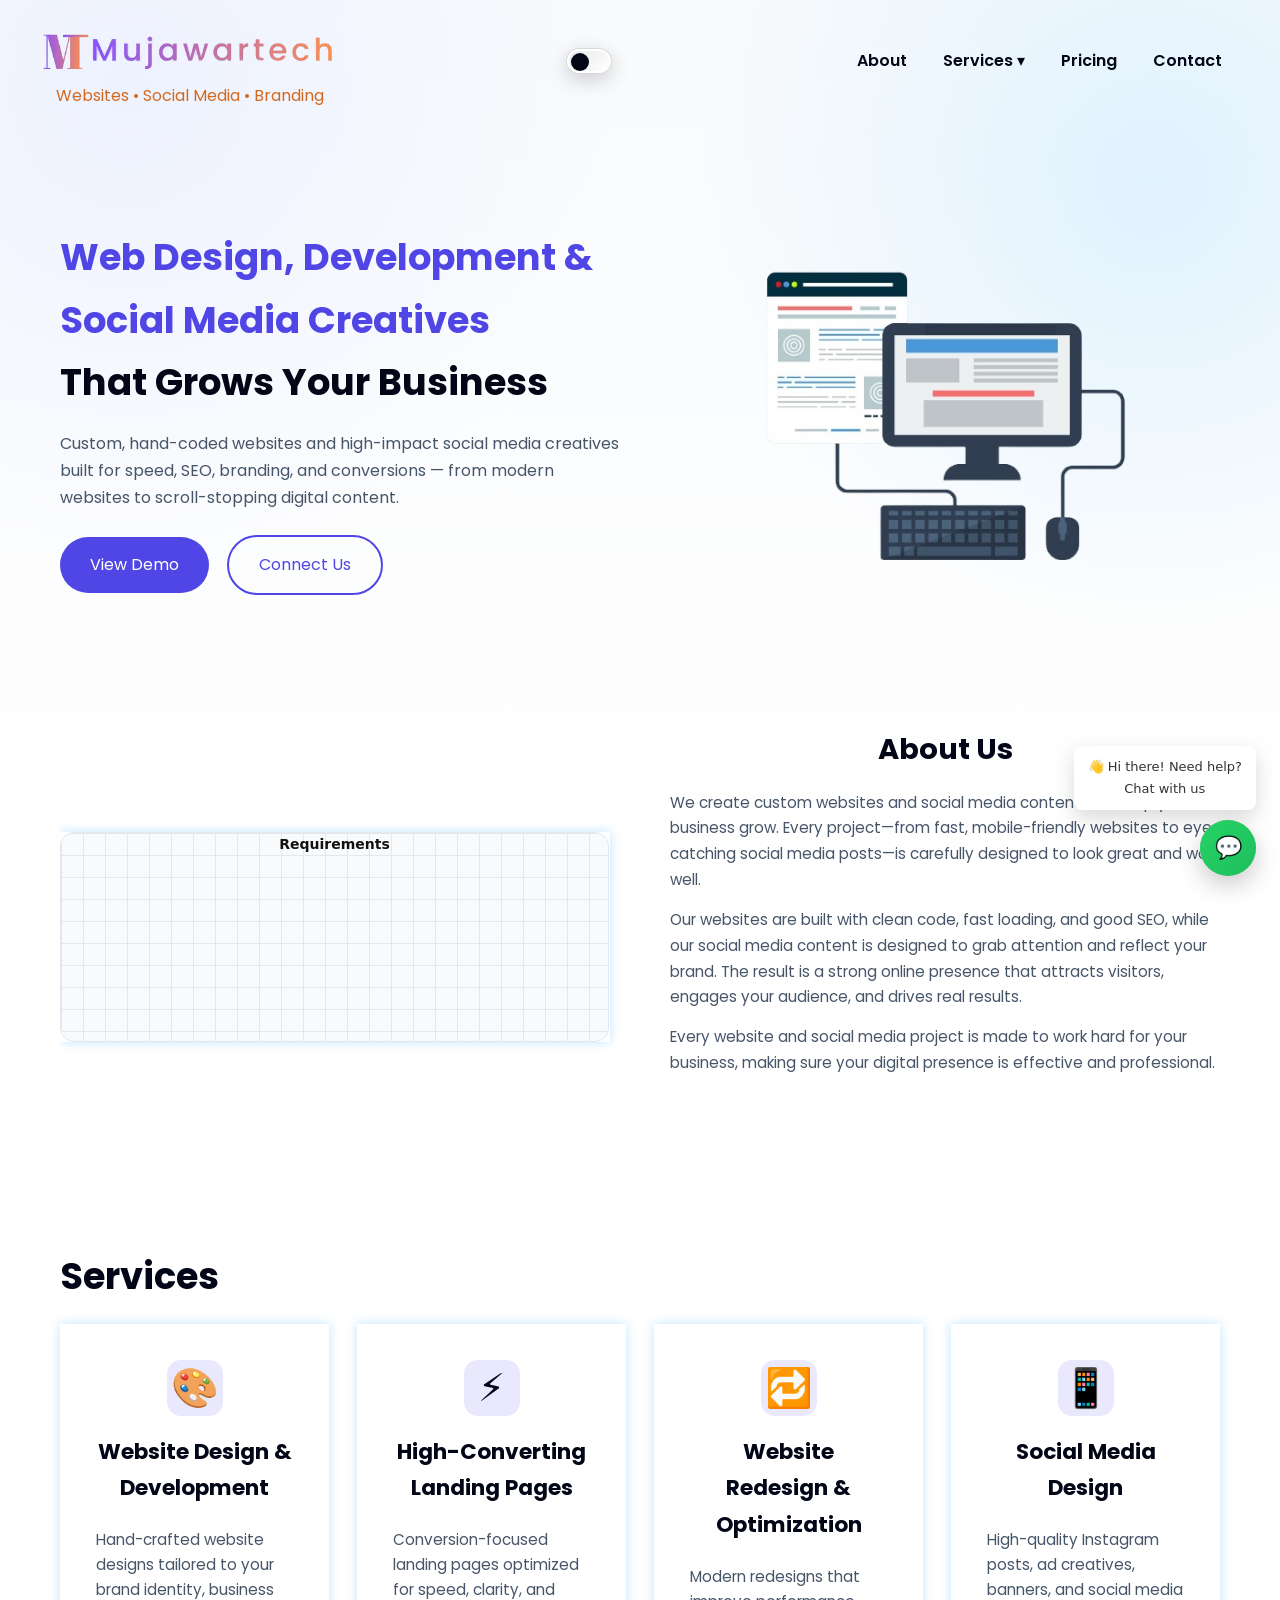
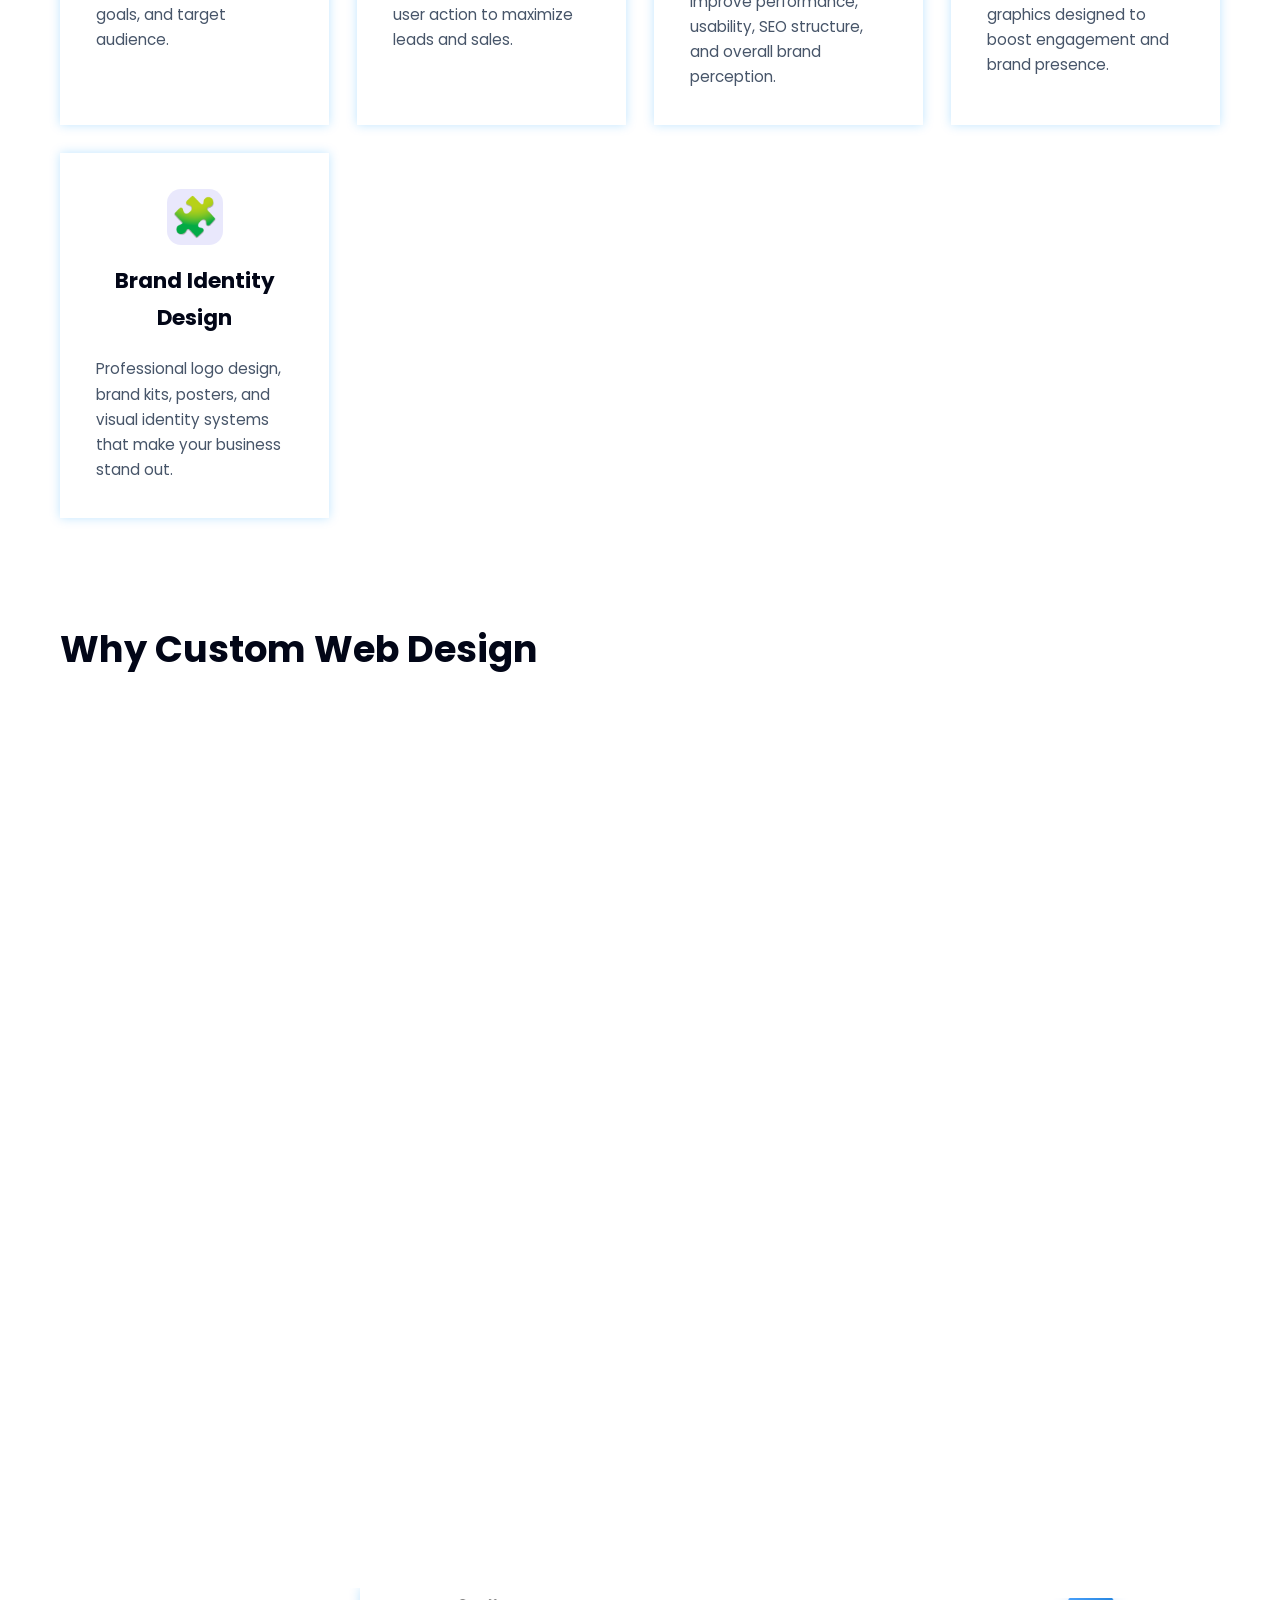
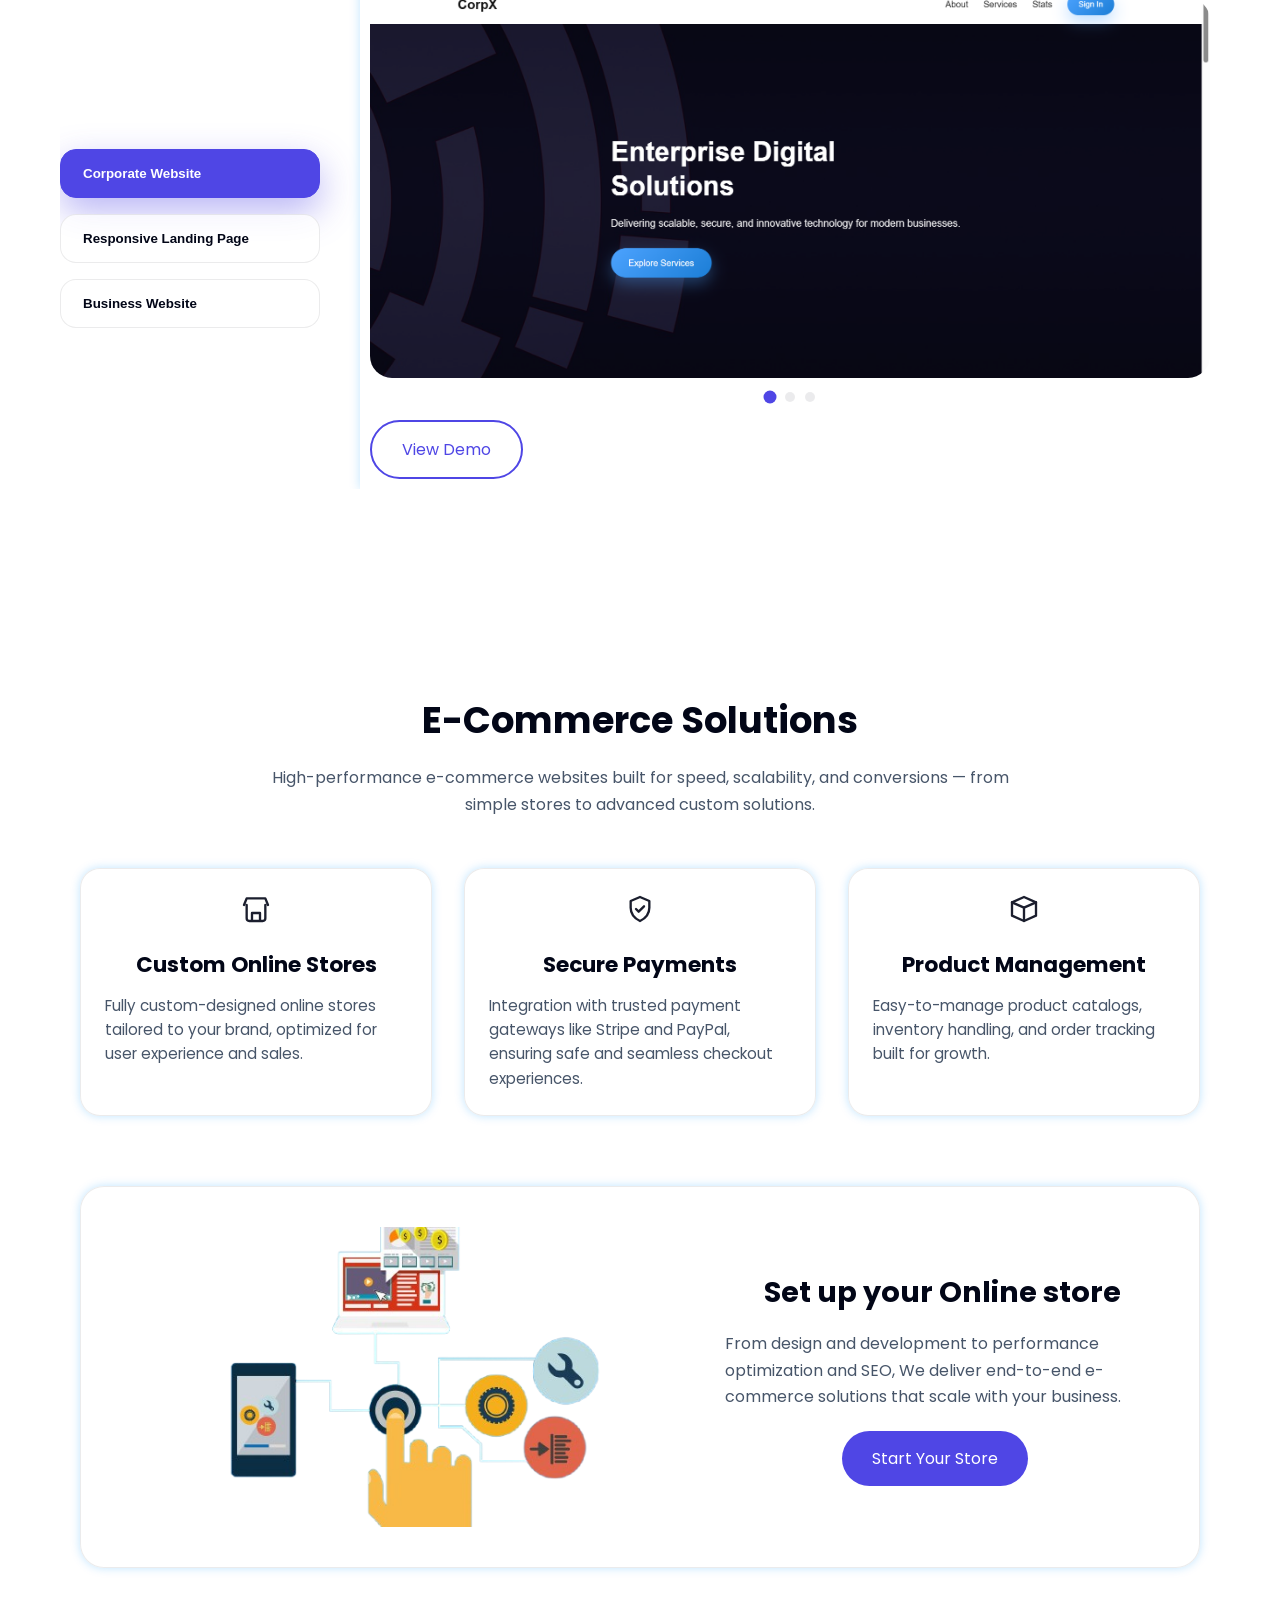
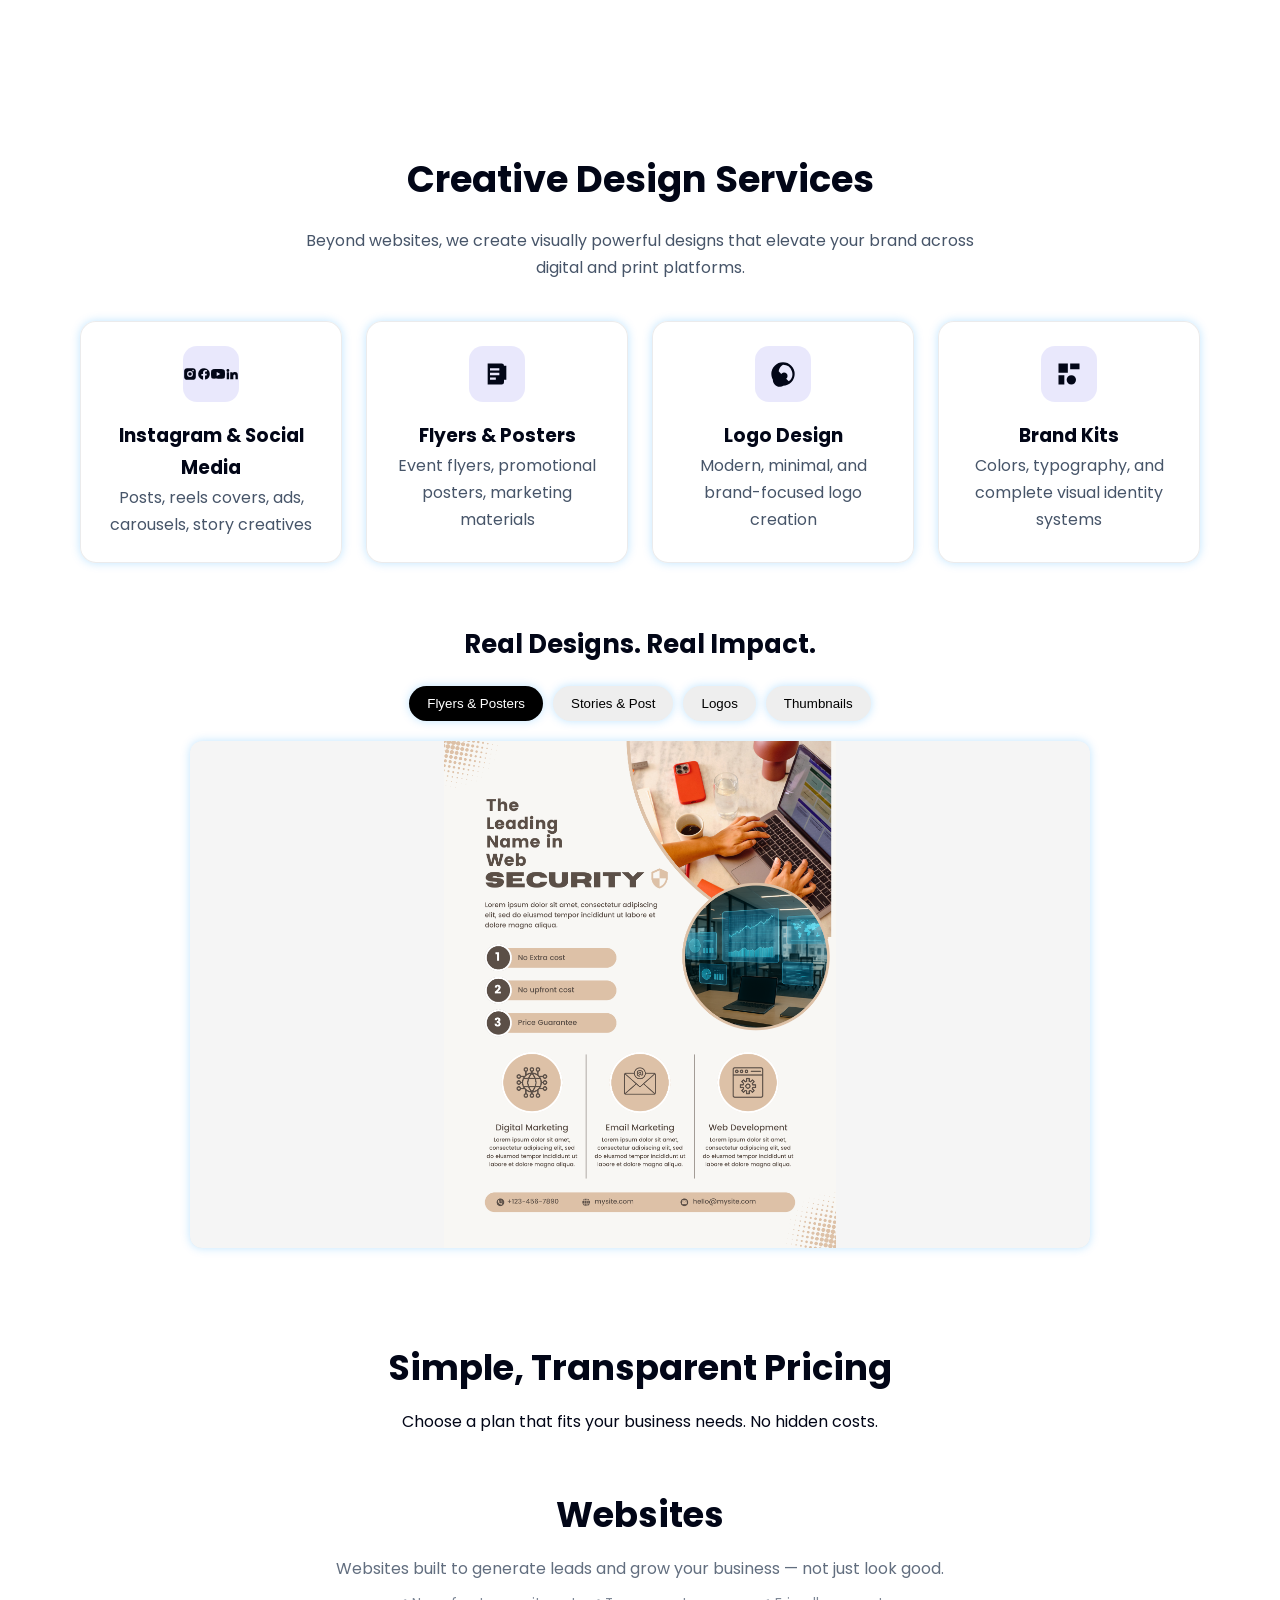
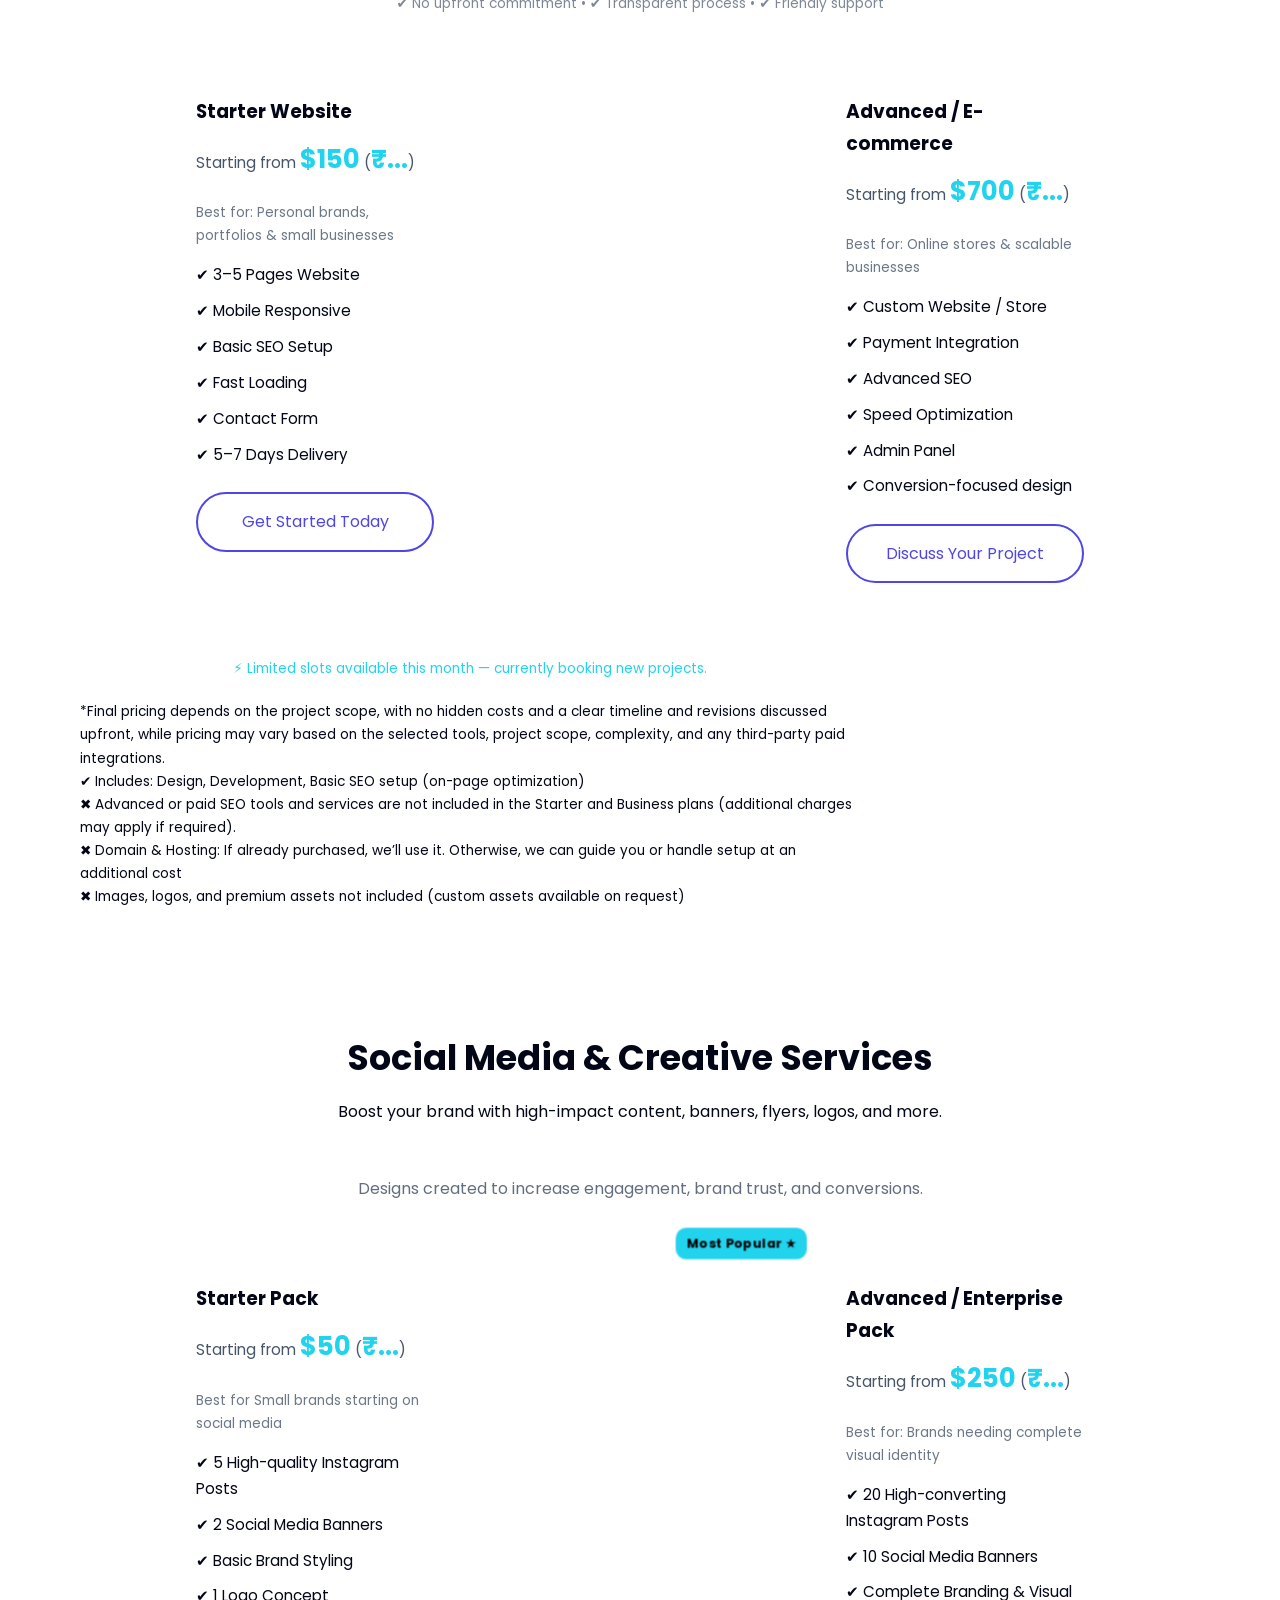
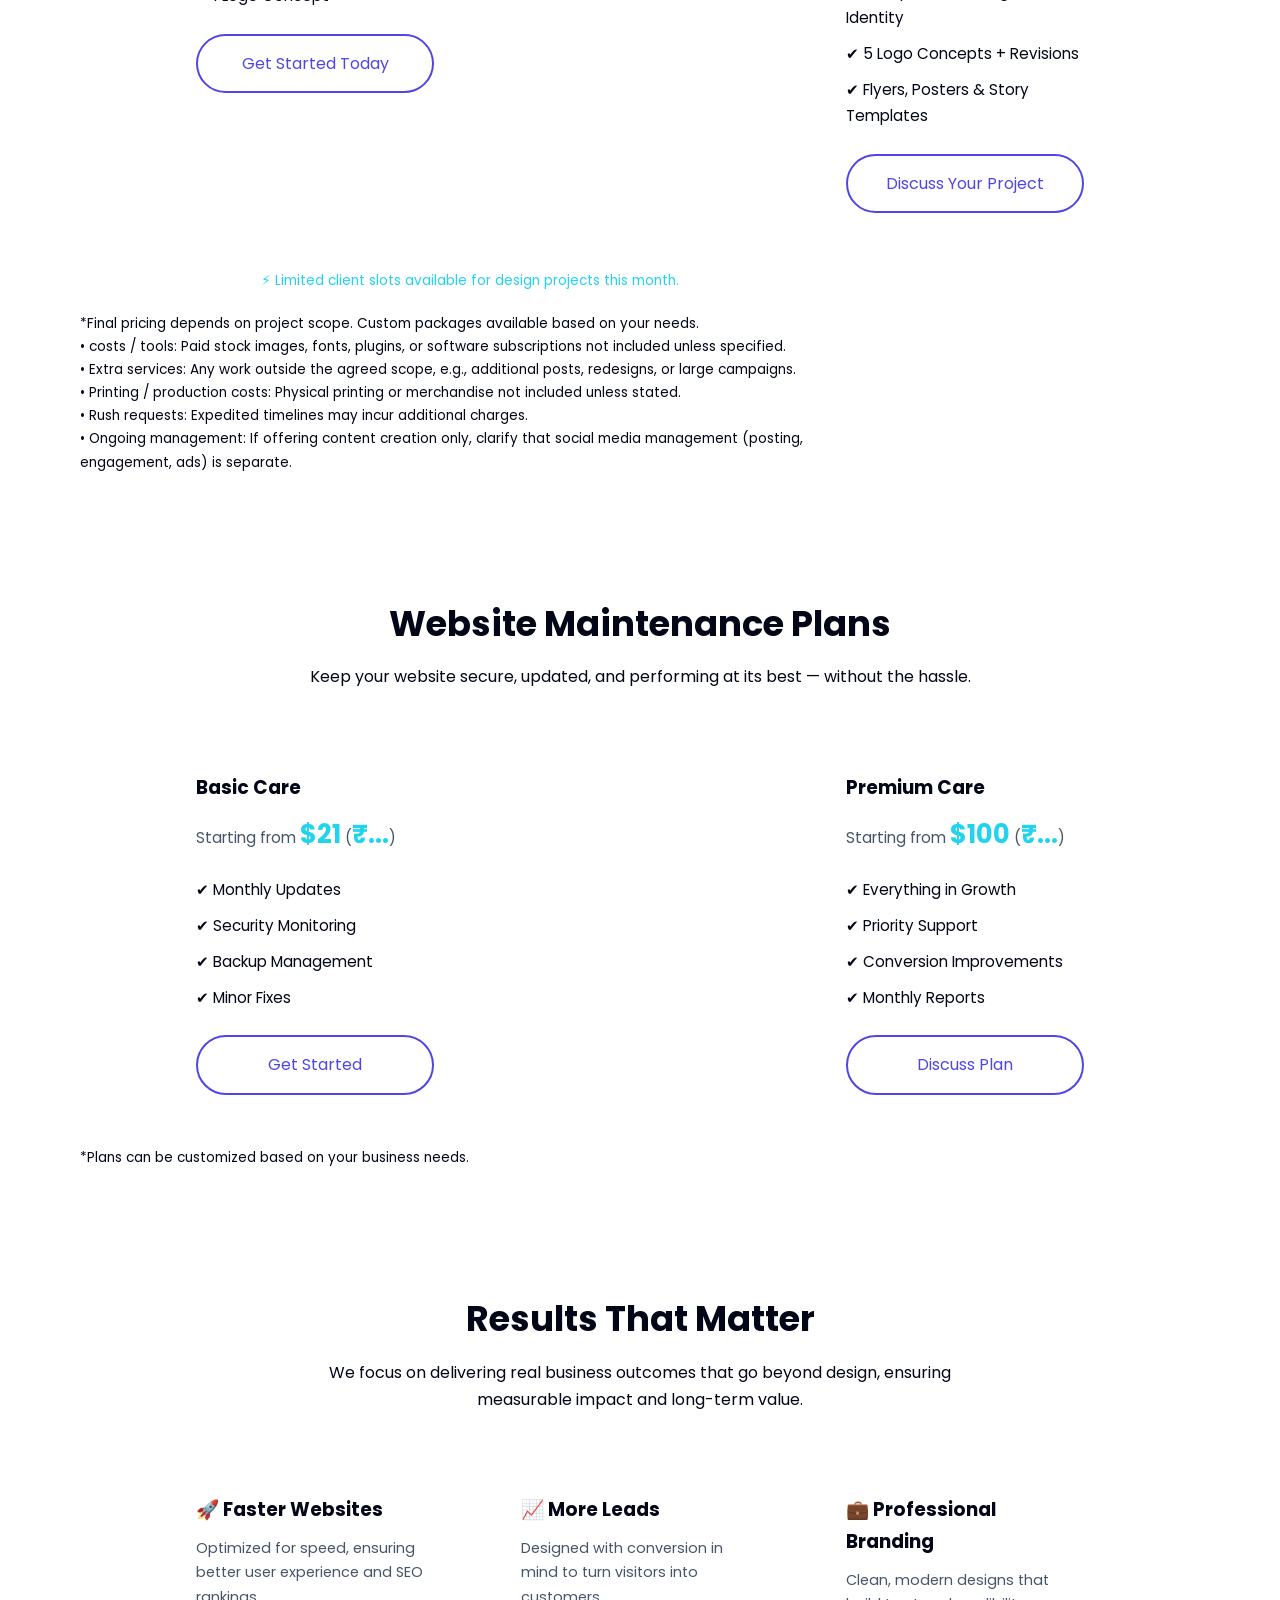
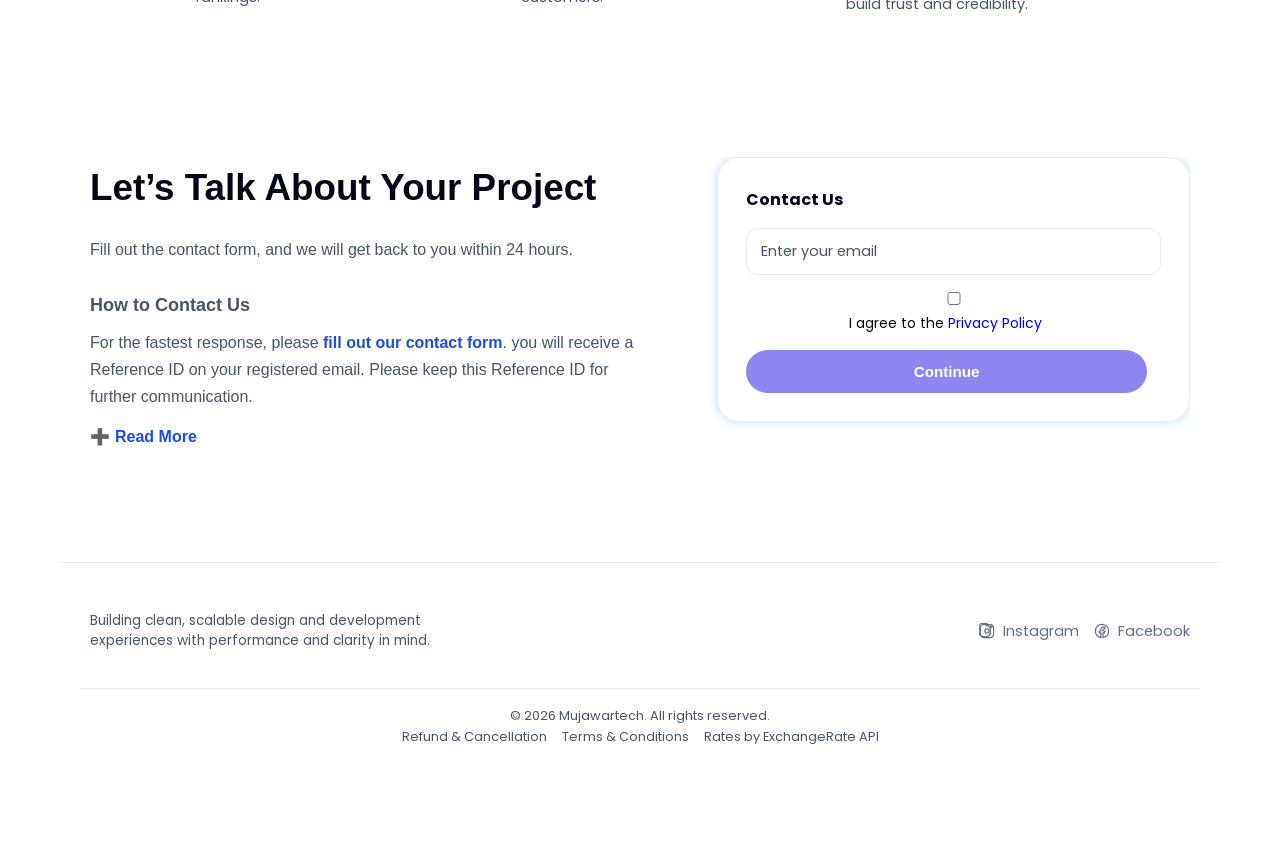
<file: index.html>
<!DOCTYPE html>
<html lang="en">
<head>
<meta charset="UTF-8">
<meta name="viewport" content="width=device-width,initial-scale=1">

<title>Mujawartech</title>


    <link rel="icon" type="image/png" href="assets/favicon/fav.png">

<meta name="description" content="Custom web designer creating fast, SEO-friendly, hand-coded websites using HTML, CSS, and JavaScript. No templates. Built for real business growth.">
 

<link href="https://fonts.googleapis.com/css2?family=Poppins:wght@300;400;500;600;700;800;900&display=swap" rel="stylesheet">

<link href="style.css" rel="stylesheet">

</head>

<body>

<header>
    <div class="header-inner">
        <a href="#home" style="text-decoration: none;"><img src="assets/logo/web_logo.png" alt="mujawartech Logo" class="logo"><p style="text-align: center;color: chocolate;">Websites • Social Media • Branding</p></a>
    
        <div class="nav-right">
            <label class="theme-switch" aria-label="Toggle dark mode">
                <input type="checkbox" id="themeToggle">
                <span class="slider"></span>
            </label>
            <div class="hamburger" id="hamburger">&#9776;</div>
        </div>

        <nav id="navMenu">
            <ul>
               	<li><a href="#about">About</a></li>
                <li class="dropdown">
  <a href="#" class="dropdown-toggle">Services ▾</a>

  <ul class="dropdown-menu">
    <li><a href="#services">All Services</a></li>
    <li><a href="#work">Web Design & Devlopement</a></li>
    <li><a href="#ecommerce">E-Commerce</a></li>
    <li><a href="#design">Social Media Creatives</a></li>
  </ul>
</li>
                <li><a href="#pricing">Pricing</a></li>
                <li><a href="#contact">Contact</a></li>
            </ul>
        </nav>
    </div>
</header>

<main>

<section id="home" class="hero">
    <div>
        <h2>
  <span class="hero_Web_Design_word">
    Web Design, Development & Social Media Creatives
  </span>
    That Grows Your Business
  </h2>

<p>
  Custom, hand-coded websites and high-impact social media creatives built for speed, SEO, branding, and conversions — from modern websites to scroll-stopping digital content.
</p>

        <div class="hero-buttons">
            <a href="#work" class="btn">View Demo</a>
            <a href="#contact" class="btn outline hire_btn_highlight">Connect Us</a>
        </div>
    </div>

 <div class="hero_rgt_img"></div>
 
    
</section>




<section id="about" class="about-section">
 
  <div class="about-grid">

    
  
    
  <div class="about-visual">
  <div class="process-visual">
 <div class="stage stage-requirements active">
  <h3 class="stage-title">Requirements</h3>
  
</div>

<div class="stage stage-design">
  <h3 class="stage-title">Design</h3>
  
</div>
    <div class="stage stage-dev"></div>
    <div class="stage stage-test"></div>
    <div class="stage stage-deploy"></div>
    <div class="stage stage-performance"></div>
  </div>
</div>

    
    <div class="about-content about-title">
      <h3>About Us</h3>
      <p>
        We create custom websites and social media content that help your business grow. Every project—from fast, mobile-friendly websites to eye-catching social media posts—is carefully designed to look great and work well.
      </p>
      <p>
       Our websites are built with clean code, fast loading, and good SEO, while our social media content is designed to grab attention and reflect your brand. The result is a strong online presence that attracts visitors, engages your audience, and drives real results.
      </p>
       <p>
       Every website and social media project is made to work hard for your business, making sure your digital presence is effective and professional.
      </p>
    </div>

  </div>
</section>


<section id="services">
  <h2 class="Services_word">Services</h2>

  <div class="services-grid">

    <div class="card service-card">
      <div class="service-icon">🎨</div>
      <h3>Website Design & Development</h3>
      <p>
        Hand-crafted website designs tailored to your brand identity, business goals,
        and target audience.
      </p>
    </div>

    <div class="card service-card">
      <div class="service-icon">⚡</div>
      <h3>High-Converting Landing Pages</h3>
      <p>
        Conversion-focused landing pages optimized for speed, clarity,
        and user action to maximize leads and sales.
      </p>
    </div>

    <div class="card service-card">
      <div class="service-icon">🔁</div>
      <h3>Website Redesign & Optimization</h3>
      <p>
        Modern redesigns that improve performance, usability,
        SEO structure, and overall brand perception.
      </p>
    </div>

    <div class="card service-card">
  <div class="service-icon">📱</div>
  <h3>Social Media Design</h3>
  <p>
    High-quality Instagram posts, ad creatives, banners, and social media graphics designed to boost engagement and brand presence.
  </p>
</div>

<div class="card service-card">
  <div class="service-icon">🧩</div>
  <h3>Brand Identity Design</h3>
  <p>
    Professional logo design, brand kits, posters, and visual identity systems that make your business stand out.
  </p>
</div>

  </div>
</section>



<section id="custom">
  <h2 class="Why_Custom_Web_Design_word">Why Custom Web Design</h2>

  <div class="custom-box sticky-note">
  <div class="note-pin"></div>
  <h3>Tailored Strategy</h3>
  <p>
    Every website is strategically designed around your business goals.
    From layout to user flow, each decision supports conversions,
    branding, and long-term growth.
  </p>
</div>

<div class="custom-box sticky-note">
  <div class="note-pin"></div>
  <h3>Faster Load Times</h3>
  <p>
    Clean, lightweight code ensures your website loads quickly on all devices.
    Faster websites improve user experience, reduce bounce rates,
    and perform better in search engines.
  </p>
</div>

<div class="custom-box sticky-note">
  <div class="note-pin"></div>
  <h3>SEO Advantage</h3>
  <p>
    Custom websites are built with SEO best practices from the ground up.
    Proper structure, optimized performance, and clean code help
    search engines rank your site more effectively.
  </p>
</div>

<div class="custom-box sticky-note">
  <div class="note-pin"></div>
  <h3>Scalable Growth</h3>
  <p>
    As your business evolves, your website can easily expand with new
    features, pages, and integrations — without technical limitations.
  </p>
</div>

</section>

<section id="work" class="portfolio-section">
 

  <div class="portfolio-layout">
    
    
    <div class="portfolio-left">
      <button class="portfolio-nav active" data-target="corporate">Corporate Website</button>
      <button class="portfolio-nav" data-target="landing">Responsive Landing Page</button>
      <button class="portfolio-nav" data-target="business">Business Website</button>
    </div>

    
    <div class="portfolio-right">

      
      <div class="portfolio-show active" id="corporate">
        <div class="carousel" data-images='[
          "corporate/corpo_desktop_1.PNG",
          "corporate/corpo_desktop_2.PNG",
          "corporate/corpo_desktop_3.PNG"
        ]'>
          <img src="corporate/corpo_desktop_1.PNG" alt="">
        </div>
        <a href="corporate/demo_1.html" class="btn outline portfolio-btn" target="_blank" rel="noopener noreferrer">View Demo</a>

      </div>

      
      <div class="portfolio-show" id="landing">
        <div class="carousel" data-images='[
          "landing/landing_desktop_1.PNG",
          "landing/landing_desktop_2.PNG",
          "landing/landing_desktop_3.PNG"
        ]'>
          <img src="landing/landing_desktop_1.PNG" alt="">
        </div>
        <a href="landing/demo_2.html" class="btn outline portfolio-btn" target="_blank" rel="noopener noreferrer">View Demo</a>

      </div>

      
      <div class="portfolio-show" id="business">
        <div class="carousel" data-images='[
          "business/business_desktop_1.PNG",
          "business/business_desktop_2.PNG",
          "business/business_desktop_3.PNG"
        ]'>
          <img src="business/business_desktop_1.PNG" alt="">
        </div>
       	<a href="business/demo_3.html" class="btn outline portfolio-btn" target="_blank" rel="noopener noreferrer">View Demo</a>
      </div>

    </div>
  </div>
</section>


<section id="ecommerce" class="ecommerce-section">
  <h2 class="ecommerce_word">E-Commerce Solutions</h2>
  <p class="ecommerce-intro">
    High-performance e-commerce websites built for speed, scalability, and conversions —
    from simple stores to advanced custom solutions.
  </p>

  <div class="ecommerce-grid">

    
    <div class="ecommerce-card">
      <svg class="ecommerce-icon" viewBox="0 0 24 24" aria-hidden="true">
        <path d="M3 9l2-5h14l2 5M5 9v10a2 2 0 0 0 2 2h10a2 2 0 0 0 2-2V9M9 21v-6h6v6" fill="none" stroke="currentColor" stroke-width="1.75" stroke-linecap="round" stroke-linejoin="round"/>
      </svg>
      <h3>Custom Online Stores</h3>
      <p>
        Fully custom-designed online stores tailored to your brand,
        optimized for user experience and sales.
      </p>
    </div>

    
    <div class="ecommerce-card">
      <svg class="ecommerce-icon" viewBox="0 0 24 24" aria-hidden="true">
        <path d="M12 3l7 3v5c0 4.5-3 8-7 10-4-2-7-5.5-7-10V6l7-3z" fill="none" stroke="currentColor" stroke-width="1.75" stroke-linecap="round" stroke-linejoin="round"/>
        <path d="M9 12l2 2 4-4" fill="none" stroke="currentColor" stroke-width="1.75" stroke-linecap="round" stroke-linejoin="round"/>
      </svg>
      <h3>Secure Payments</h3>
      <p>
        Integration with trusted payment gateways like Stripe and PayPal,
        ensuring safe and seamless checkout experiences.
      </p>
    </div>

    
    <div class="ecommerce-card">
      <svg class="ecommerce-icon" viewBox="0 0 24 24" aria-hidden="true">
        <path d="M3 7l9-4 9 4v10l-9 4-9-4V7z" fill="none" stroke="currentColor" stroke-width="1.75" stroke-linecap="round" stroke-linejoin="round"/>
        <path d="M3 7l9 4 9-4M12 11v10" fill="none" stroke="currentColor" stroke-width="1.75" stroke-linecap="round" stroke-linejoin="round"/>
      </svg>
      <h3>Product Management</h3>
      <p>
        Easy-to-manage product catalogs, inventory handling,
        and order tracking built for growth.
      </p>
    </div>

  </div>

<div class="ecommerce-feature">
  <img src="assets/images/Complete_E-Commerce_Solution-removebg-preview.png" alt="Complete E-Commerce Solution" class="ecommerce-feature-image">

  <div class="ecommerce-feature-text">
    <h3>Set up your Online store</h3>
    <p>
      From design and development to performance optimization and SEO,
      We deliver end-to-end e-commerce solutions that scale with your business.
    </p>
    <a href="#contact" class="btn">Start Your Store</a>
  </div>
</div>
</section>


<section id="design" class="design-section">
  <h2 class="design_word">Creative Design Services</h2>

  <p class="design-intro">
    Beyond websites, we create visually powerful designs that elevate your brand across digital and print platforms.
  </p>

<div class="design-grid">

  <div class="design-card">
    <div class="service-icon">
      
      
      <svg viewBox="0 0 24 24" width="28" height="28" fill="currentColor">
        <path d="M7 2C4.2 2 2 4.2 2 7v10c0 2.8 2.2 5 5 5h10c2.8 0 5-2.2 5-5V7c0-2.8-2.2-5-5-5H7zm5 5a5 5 0 110 10 5 5 0 010-10zm6.5-.8a1.3 1.3 0 11-2.6 0 1.3 1.3 0 012.6 0zM12 9a3 3 0 100 6 3 3 0 000-6z"/>
      </svg>
      
      <svg viewBox="0 0 24 24" width="28" height="28" fill="currentColor">
        <path d="M22 12a10 10 0 10-11.6 9.9v-7h-2.8v-2.9h2.8V9.4c0-2.8 1.7-4.4 4.2-4.4 1.2 0 2.4.2 2.4.2v2.6h-1.4c-1.4 0-1.8.9-1.8 1.7v2.1h3.1l-.5 2.9h-2.6v7A10 10 0 0022 12z"/>
      </svg>

      
      <svg viewBox="0 0 24 24" width="28" height="28" fill="currentColor">
        <path d="M23.5 6.2a3 3 0 00-2.1-2.1C19.6 3.5 12 3.5 12 3.5s-7.6 0-9.4.6A3 3 0 00.5 6.2 31 31 0 000 12a31 31 0 00.5 5.8 3 3 0 002.1 2.1c1.8.6 9.4.6 9.4.6s7.6 0 9.4-.6a3 3 0 002.1-2.1A31 31 0 0024 12a31 31 0 00-.5-5.8zM9.8 15.5v-7l6.2 3.5-6.2 3.5z"/>
      </svg>

       
      <svg viewBox="0 0 24 24" width="28" height="28" fill="currentColor">
        <path d="M4.98 3.5a2.5 2.5 0 110 5 2.5 2.5 0 010-5zM3 9h4v12H3zM9 9h4v1.7c.6-1 2-2 4-2 4.3 0 5 2.8 5 6.4V21h-4v-5.2c0-1.2 0-2.8-1.7-2.8s-2 1.3-2 2.7V21H9z"/>
      </svg>
    </div>
    <h3>Instagram & Social Media</h3>
    <p>Posts, reels covers, ads, carousels, story creatives</p>
  </div>

  <div class="design-card">
    <div class="service-icon">
      
      <svg viewBox="0 0 24 24" width="28" height="28" fill="currentColor">
  <path d="M4 3h12a2 2 0 012 2v14a2 2 0 01-2 2H4V3zm2 4v2h8V7H6zm0 4v2h8v-2H6zm0 4v2h5v-2H6zm14-10v12h-2V5h2z"/>
</svg>
    </div>
    <h3>Flyers & Posters</h3>
    <p>Event flyers, promotional posters, marketing materials</p>
  </div>


  <div class="design-card">
    <div class="service-icon">
      
      <svg viewBox="0 0 24 24" width="28" height="28" fill="currentColor">
  <path d="M12 2a10 10 0 100 20 10 10 0 000-20zm0 2a8 8 0 014.9 14.3l-2.2-2.2a3 3 0 10-4.2-4.2L8.3 9.7A8 8 0 0112 4zm-6 8a6 6 0 109.3 5l-2.2-2.2a3 3 0 01-4.2-4.2L6.7 8.3A6 6 0 006 12z"/>
</svg>
    </div>
    <h3>Logo Design</h3>
    <p>Modern, minimal, and brand-focused logo creation</p>
  </div>

  <div class="design-card">
    <div class="service-icon">
      
      <svg viewBox="0 0 24 24" width="28" height="28" fill="currentColor">
  <path d="M3 3h8v8H3V3zm10 0h8v5h-8V3zM3 13h5v8H3v-8zm7 4a4 4 0 118 0 4 4 0 01-8 0zm3-12h8v2h-8V5z"/>
</svg>
    </div>
    <h3>Brand Kits</h3>
    <p>Colors, typography, and complete visual identity systems</p>
  </div>

</div>


  
<div class="design-showcase">

  <h3 class="design-demo-title">Real Designs. Real Impact.</h3>

   
  <div class="design-tabs">
    <button class="design-tab active" data-target="flyersposters">Flyers & Posters</button>
    <button class="design-tab" data-target="story">Stories & Post</button>
    <button class="design-tab" data-target="logo">Logos</button>
    <button class="design-tab" data-target="thumb">Thumbnails</button>
  </div>

  
  <div class="design-preview">
    <img id="designPreviewImage" src="assets/images/design-flyer.png" alt="Design Preview">
  </div>

</div>


</section>


<section class="pricing-section" id="pricing">
  <h2 class="section-title">Simple, Transparent Pricing</h2>

  <p class="section-subtitle">
    Choose a plan that fits your business needs. No hidden costs.
  </p>

  <h2 class="section-title">Websites</h2>

  
  <p style="max-width:700px; margin:0 auto 10px; opacity:0.85;">
    Websites built to generate leads and grow your business — not just look good.
  </p>

  
  <p style="font-size:0.85rem; margin:0 auto 50px; opacity:0.7;">
    ✔ No upfront commitment • ✔ Transparent process • ✔ Friendly support
  </p>

  <div class="pricing-container">

    
    <div class="pricing-card">
      <h3>Starter Website</h3>
      <p class="price">
  Starting from 
  <span class="usd" data-usd="150">$150</span> 
  (<span class="inr">₹...</span>)
</p>

      <p style="font-size: 0.85rem; margin-bottom:15px; opacity:0.8;">
        Best for: Personal brands, portfolios & small businesses
      </p>

      <ul>
        <li>✔ 3–5 Pages Website</li>
        <li>✔ Mobile Responsive</li>
        <li>✔ Basic SEO Setup</li>
        <li>✔ Fast Loading</li>
        <li>✔ Contact Form</li>
        <li>✔ 5–7 Days Delivery</li>
      </ul>

      <a href="#contact" class="btn outline">Get Started Today</a>
    </div>

    
    <div class="pricing-card featured">
      <div class="badge">Most Popular ★</div>

      <h3>Business Website</h3>
      <p class="price">
  Starting from 
  <span class="usd" data-usd="300">$300</span> 
  (<span class="inr">₹...</span>)
</p>

      
      <p style="font-size: 0.8rem; margin-bottom:10px; opacity:0.7;">
        Most clients invest between $300 – $800 depending on features
      </p>

      <p style="font-size: 0.85rem; margin-bottom:15px; opacity:0.8;">
        Best for: Growing businesses & service providers
      </p>

      <ul>
        <li>✔ 5–10 Pages Website</li>
        <li>✔ Custom Design</li>
        <li>✔ SEO Optimization</li>
        <li>✔ Performance Optimization</li>
        <li>✔ WhatsApp Integration</li>
        <li>✔ Lead-focused structure</li>
      </ul>

      <a href="#contact" class="btn hire_btn_highlight">Get a Free Quote</a>
    </div>

    
    <div class="pricing-card">
      <h3>Advanced / E-commerce</h3>
      <p class="price">
  Starting from 
  <span class="usd" data-usd="700">$700</span> 
  (<span class="inr">₹...</span>)
</p>

      <p style="font-size: 0.85rem; margin-bottom:15px; opacity:0.8;">
        Best for: Online stores & scalable businesses
      </p>

      <ul>
        <li>✔ Custom Website / Store</li>
        <li>✔ Payment Integration</li>
        <li>✔ Advanced SEO</li>
        <li>✔ Speed Optimization</li>
        <li>✔ Admin Panel</li>
        <li>✔ Conversion-focused design</li>
      </ul>

      <a href="#contact" class="btn outline">Discuss Your Project</a>
    </div>

  </div>

  
  <p style="margin-top:25px; font-size:0.85rem; color:var(--accent);">
    ⚡ Limited slots available this month — currently booking new projects.
  </p>

  
  <p class="pricing-note">
    *Final pricing depends on the project scope, with no hidden costs and a clear timeline and revisions discussed upfront, while pricing may vary based on the selected tools, project scope, complexity, and any third-party paid integrations.<br>
    ✔ Includes: Design, Development, Basic SEO setup (on-page optimization) <br>
    ✖ Advanced or paid SEO tools and services are not included in the Starter and Business plans (additional charges may apply if required). <br>
    ✖ Domain & Hosting: If already purchased, we’ll use it. Otherwise, we can guide you or handle setup at an additional cost <br>
    ✖ Images, logos, and premium assets not included (custom assets available on request)
  </p>
</section>


<section class="pricing-section" id="social-pricing">
  <h2 class="section-title">Social Media & Creative Services</h2>

  <p class="section-subtitle">
    Boost your brand with high-impact content, banners, flyers, logos, and more.
  </p>

  
  <p style="max-width:700px; margin:0 auto 50px; opacity:0.85;">
    Designs created to increase engagement, brand trust, and conversions.
  </p>

  <div class="pricing-container">

    
    <div class="pricing-card" data-plan="basic">
      <h3>Starter Pack</h3>
      <p class="price">
  Starting from 
  <span class="usd" data-usd="50">$50</span> 
  (<span class="inr">₹...</span>)
</p>

      <p style="font-size: 0.85rem; margin-bottom:15px; opacity:0.8;">
        Best for Small brands starting on social media
      </p>

      <ul>
        <li>✔ 5 High-quality Instagram Posts</li>
        <li>✔ 2 Social Media Banners</li>
        <li>✔ Basic Brand Styling</li>
        <li>✔ 1 Logo Concept</li>
      </ul>

      <a href="#contact" class="btn outline">Get Started Today</a>
    </div>

    
    <div class="pricing-card featured" data-plan="pro">
      <div class="badge">Most Popular ★</div>

      <h3>Business Pack</h3>
      <p class="price">
  Starting from 
  <span class="usd" data-usd="120">$120</span> 
  (<span class="inr">₹...</span>)
</p>

      <p style="font-size: 0.8rem; margin-bottom:10px; opacity:0.7;">
        Most clients invest between $120 – $300 based on requirements
      </p>

      <p style="font-size: 0.85rem; margin-bottom:15px; opacity:0.8;">
        Best for: Businesses growing their online presence
      </p>

      <ul>
        <li>✔ 10 High-converting Instagram Posts</li>
        <li>✔ 5 Social Media Banners</li>
        <li>✔ Branding Kit (colors, fonts, style)</li>
        <li>✔ 2 Logo Concepts</li>
        <li>✔ Story & Reel Templates</li>
      </ul>

      <a href="#contact" class="btn hire_btn_highlight">Get a Free Quote</a>
    </div>

    
    <div class="pricing-card" data-plan="premium">
      <h3>Advanced / Enterprise Pack</h3>
      <p class="price">
  Starting from 
  <span class="usd" data-usd="250">$250</span> 
  (<span class="inr">₹...</span>)
</p>

      <p style="font-size: 0.85rem; margin-bottom:15px; opacity:0.8;">
        Best for: Brands needing complete visual identity
      </p>

      <ul>
        <li>✔ 20 High-converting Instagram Posts</li>
        <li>✔ 10 Social Media Banners</li>
        <li>✔ Complete Branding & Visual Identity</li>
        <li>✔ 5 Logo Concepts + Revisions</li>
        <li>✔ Flyers, Posters & Story Templates</li>
      </ul>

      <a href="#contact" class="btn outline">Discuss Your Project</a>
    </div>

  </div>

  
  <p style="margin-top:25px; font-size:0.85rem; color:var(--accent);">
    ⚡ Limited client slots available for design projects this month.
  </p>

  <p class="pricing-note">
    *Final pricing depends on project scope. Custom packages available based on your needs.<br>
    • costs / tools: Paid stock images, fonts, plugins, or software subscriptions not included unless specified.<br> 
    • Extra services: Any work outside the agreed scope, e.g., additional posts, redesigns, or large campaigns.<br> 
    • Printing / production costs: Physical printing or merchandise not included unless stated.<br> 
    • Rush requests: Expedited timelines may incur additional charges.<br> 
    • Ongoing management: If offering content creation only, clarify that social media management (posting, engagement, ads) is separate.<br> 
</p>
</section>


<section class="pricing-section" id="maintenance">
  <h2 class="section-title">Website Maintenance Plans</h2>

  <p class="section-subtitle">
    Keep your website secure, updated, and performing at its best — without the hassle.
  </p>

  <div class="pricing-container">

    
    <div class="pricing-card">
      <h3>Basic Care</h3>
      <p class="price">
  Starting from 
  <span class="usd" data-usd="21">$21</span> 
  (<span class="inr">₹...</span>)
</p>

      <ul>
        <li>✔ Monthly Updates</li>
        <li>✔ Security Monitoring</li>
        <li>✔ Backup Management</li>
        <li>✔ Minor Fixes</li>
      </ul>

      <a href="#contact" class="btn outline">Get Started</a>
    </div>

    
    <div class="pricing-card featured">
      <div class="badge">Recommended ★</div>

      <h3>Growth Care</h3>
      <p class="price">
  Starting from 
  <span class="usd" data-usd="54">$54</span> 
  (<span class="inr">₹...</span>)
</p>

      <ul>
        <li>✔ Everything in Basic</li>
        <li>✔ Speed Optimization</li>
        <li>✔ Monthly SEO Check</li>
        <li>✔ Content Updates</li>
      </ul>

      <a href="#contact" class="btn hire_btn_highlight">Get a Free Quote</a>
    </div>

    
    <div class="pricing-card">
      <h3>Premium Care</h3>
      <p class="price">
  Starting from 
  <span class="usd" data-usd="100">$100</span> 
  (<span class="inr">₹...</span>)
</p>

      <ul>
        <li>✔ Everything in Growth</li>
        <li>✔ Priority Support</li>
        <li>✔ Conversion Improvements</li>
        <li>✔ Monthly Reports</li>
      </ul>

      <a href="#contact" class="btn outline">Discuss Plan</a>
    </div>

  </div>

  <p class="pricing-note">
    *Plans can be customized based on your business needs.
  </p>
</section>

<section class="pricing-section">
  <h2 class="section-title">Results That Matter</h2>

  <p class="section-subtitle">
    We focus on delivering real business outcomes that go beyond design, ensuring measurable impact and long-term value.
  </p>

  <div class="pricing-container">

    <div class="pricing-card">
      <h3>🚀 Faster Websites</h3>
      <p style="font-size:0.9rem;">
        Optimized for speed, ensuring better user experience and SEO rankings.
      </p>
    </div>

    <div class="pricing-card">
      <h3>📈 More Leads</h3>
      <p style="font-size:0.9rem;">
        Designed with conversion in mind to turn visitors into customers.
      </p>
    </div>

    <div class="pricing-card">
      <h3>💼 Professional Branding</h3>
      <p style="font-size:0.9rem;">
        Clean, modern designs that build trust and credibility.
      </p>
    </div>

  </div>
</section>


<div class="wa-container">
  <div class="wa-tooltip" id="waTooltip">
    <p>👋 Hi there! Need help?</p>
    <p style="text-align: center;">Chat with us</p> 
  </div>
  <a href="https://wa.me/message/KJLMB4UPHNY7A1"
     target="_blank"
     class="wa-button"
     id="waButton"
     aria-label="Chat on WhatsApp">

     <span class="wa-icon">💬</span>
  </a>
</div>



<section id="contact">
  <div class="contact-grid">
    
    <div class="contact-info">
      <h2>Let’s Talk About Your Project</h2>
      <p>Fill out the contact form, and we will get back to you within 24 hours.</p>
      <br>

      <p class="title">How to Contact Us</p>
      <p class="main-text">
        For the fastest response, please
        <a href="#contact" class="link">fill out our contact form</a>. 
        you will receive a Reference ID on your registered email. Please keep this Reference ID for further communication.
      </p>

      
      <p class="toggle-wrapper">
        <a href="javascript:void(0);" id="toggleBtn" class="toggle-btn">
          <span id="toggleIcon">➕</span> Read More
        </a>
      </p>

      <div id="hiddenContent" class="hidden-content">
        <p>If you prefer, you can email us at <strong>hello@mujawartech.com</strong></p>
        <p><strong>Important:</strong> Please include your Reference ID if you have one.</p>
      </div>
    </div>

   
<div class="contact-box">

  
  <p class="form-status" id="formStatus" style="display:none;"></p>

  
  <div id="emailStep">
    <h4>Contact Us</h4>
    <div class="form-group">
      <input type="email" id="emailOnly" placeholder="Enter your email">
    </div>

    <div class="form-group checkboxprivacy">
  <label style="font-size:14px;">
    <input type="checkbox" id="consentCheckbox">
      <span>
      I agree to the 
      <a href="privacypolicy.html" style="text-decoration: none;" target="_blank" rel="noopener noreferrer">
        Privacy Policy
      </a>
    </span>
  </label>
</div>

    <button type="button" class="btn" id="continueBtn">Continue</button>
  </div>

  
  <form id="contactForm" novalidate style="display:none;">

    <h4>Contact Form</h4>

    <div id="formFields">

      <div class="form-group">
        <input type="text" name="name" id="name" placeholder="Your Name">
      </div>

      <div class="form-group">
        <input type="email" name="email" id="email" placeholder="Your Email">
      </div>

	<div class="form-group">
  <select id="country" name="countryName">
    <option value="">Select Country</option>

    <option value="India" data-iso="IN">India</option>
    <option value="United States" data-iso="US">United States</option>
    <option value="United Kingdom" data-iso="GB">United Kingdom</option>
    <option value="Australia" data-iso="AU">Australia</option>

    
    <option value="United Arab Emirates" data-iso="AE">United Arab Emirates</option>
    <option value="Singapore" data-iso="SG">Singapore</option>
    <option value="Germany" data-iso="DE">Germany</option>
    <option value="Netherlands" data-iso="NL">Netherlands</option>

  </select>
</div>

	<div class="form-group">
	  <input type="tel" id="mobile" name="mobile" placeholder="Mobile Number">
	</div>


      <div class="form-group">
        <input type="text" name="companyName" id="companyName" placeholder="Company Name">
      </div>

      <div class="form-group">
        <input type="text" name="subject" id="subject" placeholder="Subject">
      </div>

      
      <div style="display:none;">
        <input type="text" name="company_honeypot" id="company_honeypot">
      </div>

      <div class="form-group">
        <textarea name="message" id="message" placeholder="Your Message"></textarea>
      </div>

	
	<p class="form-status" id="formStatusForm" style="display:none;"></p>

    </div>

    
    <input type="hidden" id="reqId" name="reqId">
    <input type="hidden" id="userId" name="userId">
    <input type="hidden" id="isNewRequest" name="isNewRequest">
    <input type="hidden" id="countryIso" name="countryIso">

    
  
    
    <button type="submit" class="btn" id="submitBtn">
      Send Message
    </button>

  </form>

  
  <button type="button" id="resetBtn" class="btn outline" style="display:none;">
    Reset Form
  </button>

  
  <div id="otpStep" style="display:none;">
     <p id="otpEmailDisplay" class="otp-email"></p>
    <input id="otpInput" placeholder="Enter OTP" maxlength="6">
    <button id="verifyOtpBtn">Verify OTP</button>
  </div>

</div>


</div>

</section>


<footer class="site-footer">
  <div class="footer-inner">

    
    <div class="footer-brand">
     
      <span class="brand-tagline">
        Building clean, scalable design and development experiences with performance and clarity in mind.
      </span>
    </div>

    
    <div class="footer-links">

           
     <a href="https://instagram.com/mujawartech" target="_blank" rel="noopener" class="footer-link">
  <svg viewBox="0 0 24 24" aria-hidden="true">
    <path d="M12 2.2c3.2 0 3.6 0 4.9.1 1.2.1 1.8.3 2.2.5.5.2.9.5 1.3.9.4.4.7.8.9 1.3.2.4.4 1 .5 2.2.1 1.3.1 1.7.1 4.9s0 3.6-.1 4.9c-.1 1.2-.3 1.8-.5 2.2-.2.5-.5.9-.9 1.3-.4.4-.8.7-1.3.9-.4.2-1 .4-2.2.5-1.3.1-1.7.1-4.9.1s-3.6 0-4.9-.1c-1.2-.1-1.8-.3-2.2-.5-.5-.2-.9-.5-1.3-.9-.4-.4-.7-.8-.9-1.3-.2-.4-.4-1-.5-2.2C2.2 15.6 2.2 15.2 2.2 12s0-3.6.1-4.9c.1-1.2.3-1.8.5-2.2.2-.5.5-.9.9-1.3.4-.4.8-.7 1.3-.9.4-.2 1-.4 2.2-.5C8.4 2.2 8.8 2.2 12 2.2m0-2.2C8.7 0 8.3 0 7 .1 5.7.2 4.8.4 4 .7c-.9.3-1.7.7-2.5 1.5C.7 3.7.3 4.5 0 5.4.4 6.2.7 7 .9 7.9.2 8.7 0 9.6 0 10.9v2.2c0 1.3.2 2.2.5 3 .3.9.7 1.7 1.5 2.5.8.8 1.6 1.2 2.5 1.5.8.3 1.7.5 3 .5h2.2c1.3 0 2.2-.2 3-.5.9-.3 1.7-.7 2.5-1.5.8-.8 1.2-1.6 1.5-2.5.3-.8.5-1.7.5-3v-2.2c0-1.3-.2-2.2-.5-3-.3-.9-.7-1.7-1.5-2.5-.8-.8-1.6-1.2-2.5-1.5-.8-.3-1.7-.5-3-.5H12z"/>
    <circle cx="12" cy="12" r="3.2"/>
    <circle cx="18.4" cy="5.6" r="1.2"/>
  </svg>
  Instagram
</a>



<a href="https://facebook.com/mujawartech" target="_blank" rel="noopener" class="footer-link">
  <svg viewBox="0 0 24 24" aria-hidden="true">
    <path d="M22 12a10 10 0 1 0-11.6 9.9v-7h-2.5V12h2.5V9.8c0-2.5 1.5-3.8 3.7-3.8 1.1 0 2.2.2 2.2.2v2.4h-1.2c-1.2 0-1.6.7-1.6 1.5V12h2.8l-.4 2.9h-2.4v7A10 10 0 0 0 22 12z"/>
  </svg>
  Facebook
</a>

    </div>
  </div>

  

  
  <div class="footer-bottom">
    © 2026 Mujawartech. All rights reserved.<br>
    <div class="footer-links">
    <a href="refundandcancellation.html" target="_blank" rel="noopener noreferrer">Refund & Cancellation</a>
    <a href="termandconditions.html" target="_blank" rel="noopener noreferrer">Terms & Conditions</a>
    <a href="https://www.exchangerate-api.com" target="_blank" rel="noopener noreferrer">Rates by ExchangeRate API</a>
    </div>
  </div>
</footer>

<script src="JavaScript.js"></script>
</main></body>
</html>
</file>
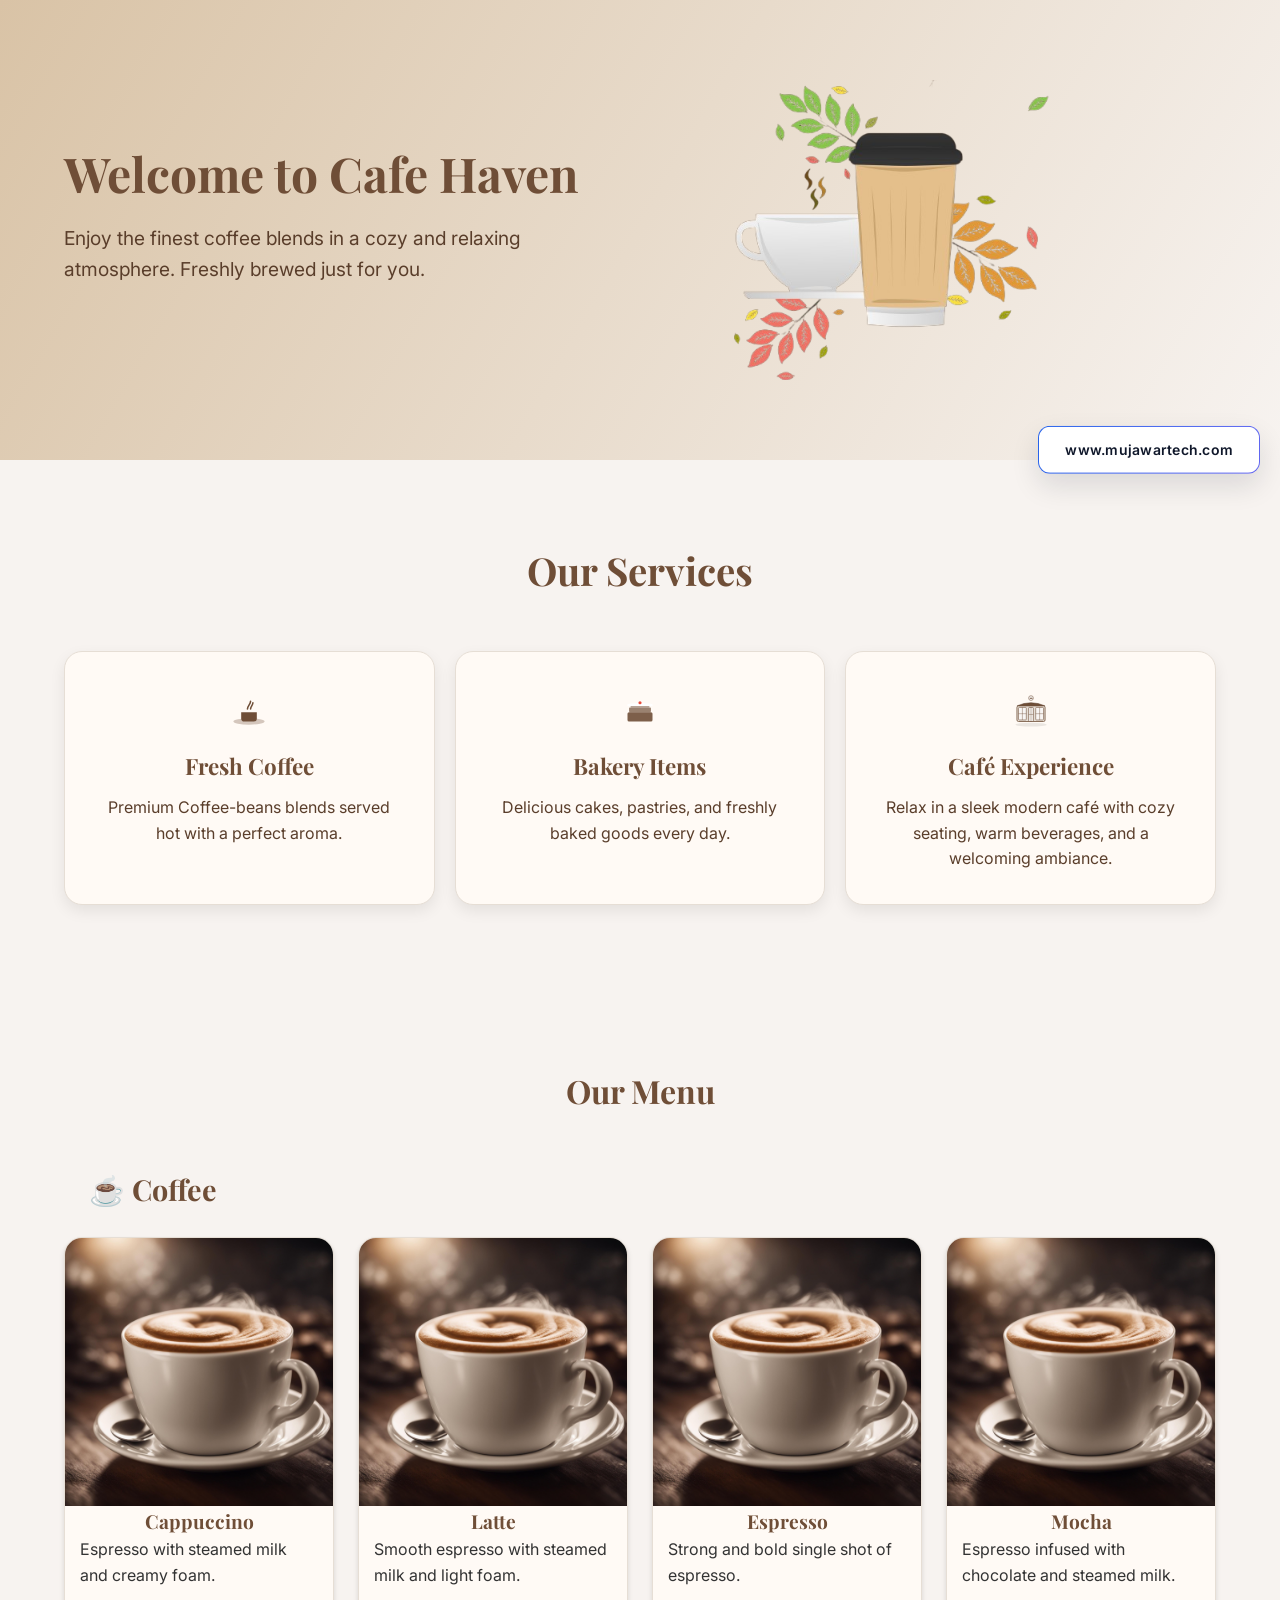
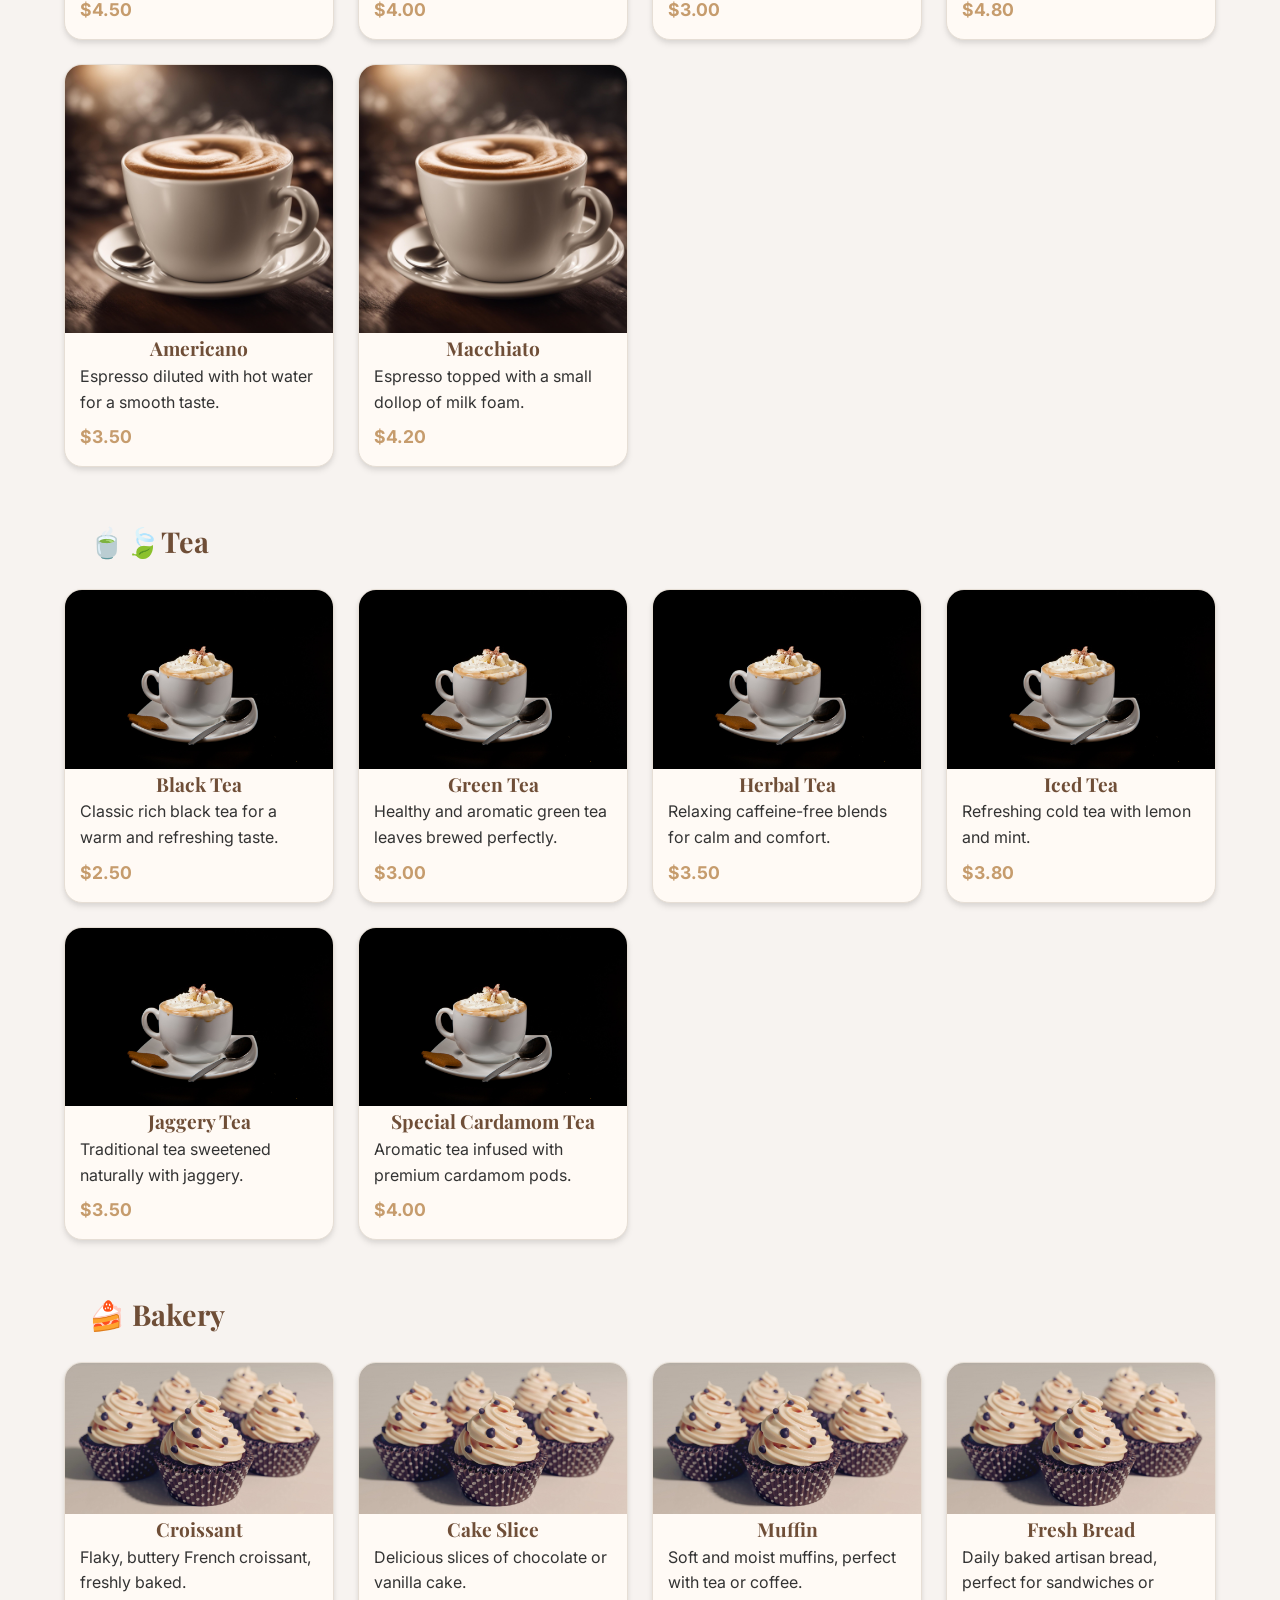
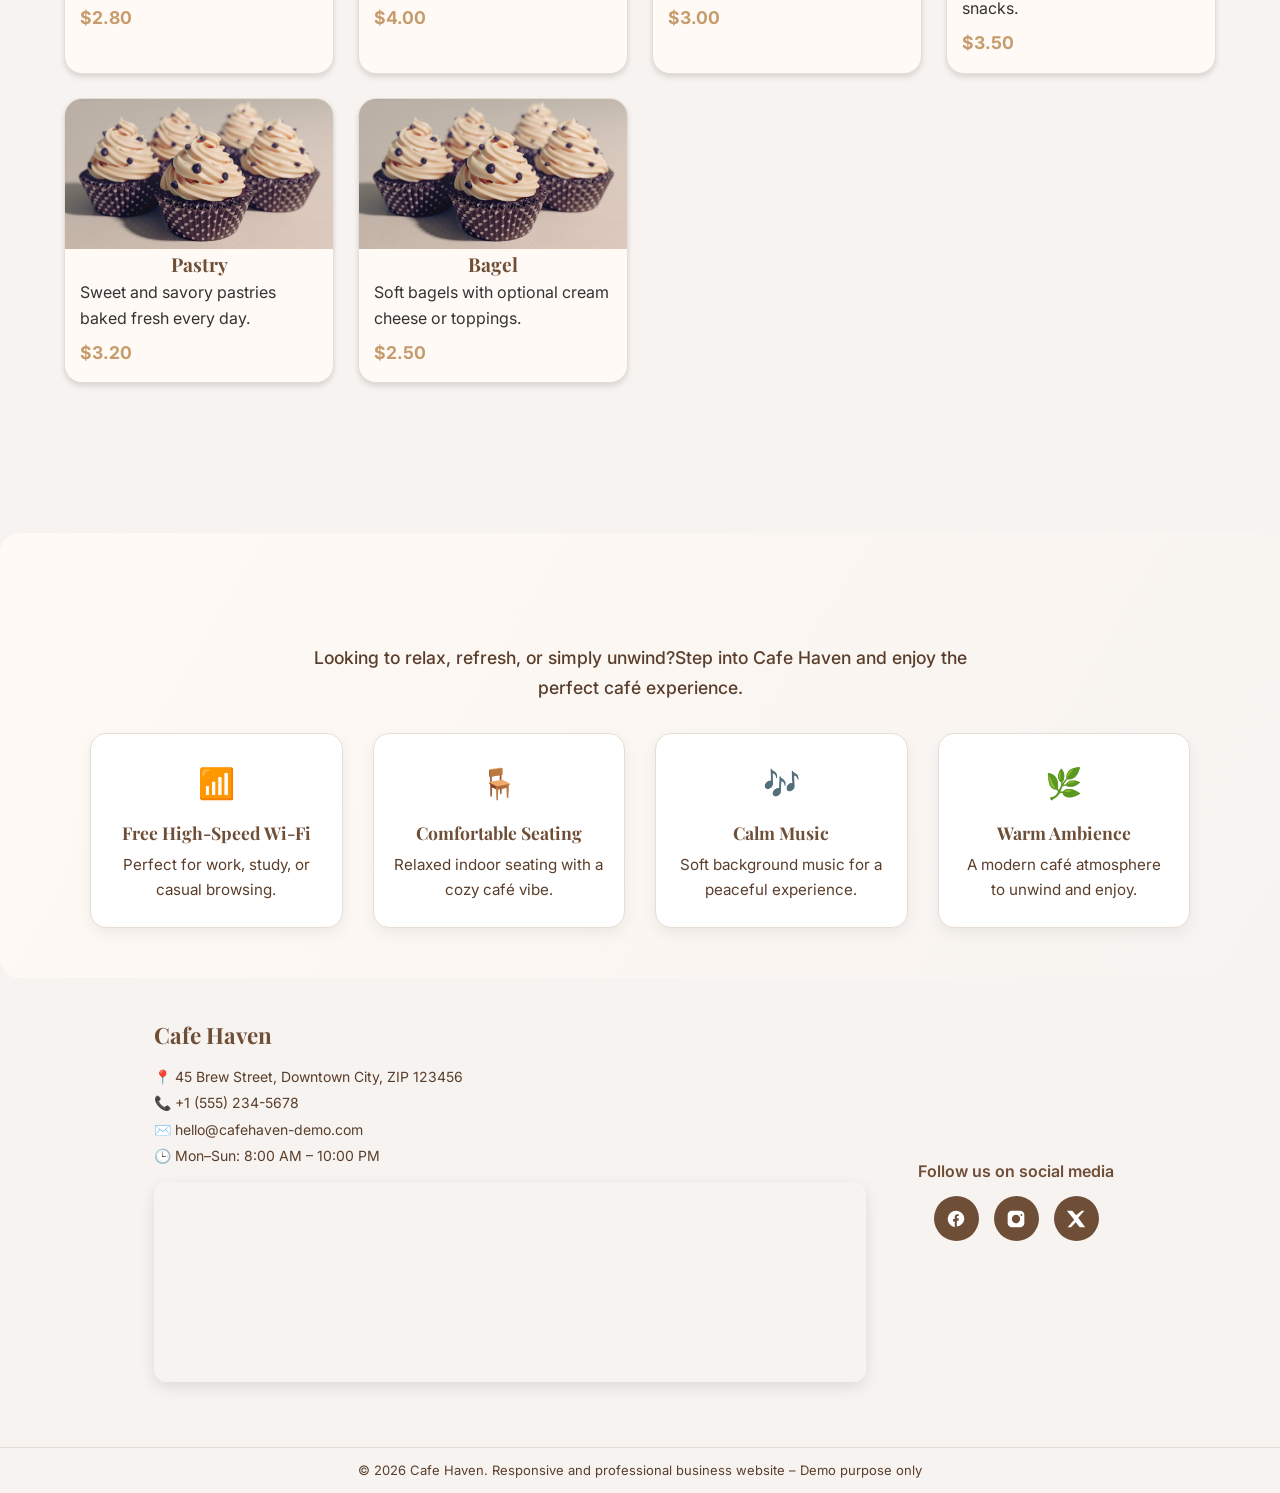
<file: business/demo_3.html>
<!DOCTYPE html>
<html lang="en">
<head>
<meta charset="UTF-8">
<meta name="viewport" content="width=device-width, initial-scale=1.0">
<title>Coffee Haven</title>
<link rel="icon" type="image/png" href="favicon.png">

<link href="https://fonts.googleapis.com/css2?family=Playfair+Display:wght@700&family=Inter:wght@400;600&display=swap" rel="stylesheet">
<style>
  :root {
    --primary: #6f4e37;        /* dark coffee brown */
    --secondary: #d9c3a6;      /* light cream */
    --accent: #c69c6d;         /* caramel accent */
    --surface: #fffaf5;
    --background: #f7f3f0;
    --border: #e6ded5;
  }

  * { box-sizing: border-box; margin:0; padding:0; }
  body { 
    font-family:'Inter', sans-serif; 
    background:var(--background); 
    color:#333; 
    line-height:1.6; 
    overflow-x: hidden;
  }
  h1,h2,h3 { font-family:'Playfair Display', serif; color:var(--primary); }
  a { text-decoration:none; color:inherit; }
  img { max-width:100%; display:block; height:auto; }
  button { cursor:pointer; border:none; }

  /* ================= HERO ================= */
  .hero {
    display: grid;
    grid-template-columns: 1fr 1fr;
    align-items: center;
    gap: clamp(20px, 5vw, 40px);
    padding: clamp(40px, 8vw, 80px) clamp(20px, 5%, 5%);
    background: linear-gradient(120deg, var(--secondary), var(--background));
  }

  .hero_content { 
    padding-right: clamp(0px, 3vw, 20px);
  }
  .hero_content h1 {
    font-size: clamp(1.8rem, 5vw, 2.8rem);
    margin-bottom: clamp(15px, 3vw, 20px);
    line-height: 1.2;
  }
  .hero_content p {
    font-size: clamp(1rem, 3vw, 1.2rem);
    margin-bottom: clamp(20px, 4vw, 30px);
    color:#5a3e2b;
  }
  
  .hero_rgt_img {
    width: 100%;
    max-width: clamp(250px, 40vw, 400px);
    height: clamp(200px, 30vw, 300px);
    background: url("Hero_Cafe.png") center / cover no-repeat;
    border-radius: 12px;
    animation: floatY 6s ease-in-out infinite;
  }

  @keyframes floatY {
    0% { transform: translateY(0); }
    50% { transform: translateY(-20px); }
    100% { transform: translateY(0); }
  }

  /* ================= SERVICES ================= */
  .services {
    padding: clamp(60px, 10vw, 80px) clamp(20px, 5%, 5%);
    text-align: center;
    background: var(--background);
  }

  .services h2 {
    font-size: clamp(1.8rem, 4vw, 2.4rem);
    margin-bottom: clamp(30px, 6vw, 50px);
    color: var(--primary);
  }

  .services-grid {
    display: grid;
    gap: clamp(15px, 4vw, 20px);
    grid-template-columns: repeat(auto-fit, minmax(clamp(220px, 45vw, 260px), 1fr));
  }
   
  .card {
    background: var(--surface);
    padding: clamp(20px, 5vw, 32px);
    border-radius: 18px;
    border: 1px solid var(--border);
    box-shadow: 0 6px 15px rgba(0,0,0,0.08);
    transition: transform 0.3s ease, box-shadow 0.3s ease;
  }

  .card:hover {
    transform: translateY(-6px);
    box-shadow: 0 12px 25px rgba(0,0,0,0.12);
  }

  .service-icon {
    width: clamp(40px, 8vw, 50px);
    height: clamp(40px, 8vw, 50px);
    margin: 0 auto clamp(10px, 2vw, 15px) auto;
  }

  .service-icon svg {
    width: 100%;
    height: 100%;
    display: block;
    color: var(--primary);
    transition: transform 0.3s ease, color 0.3s ease;
  }

  .card:hover .service-icon svg {
    color: var(--accent);
    transform: scale(1.2);
  }

  .card h3 {
    margin-bottom: 10px;
    color: var(--primary);
    font-size: clamp(1.1rem, 3vw, 1.4rem);
  }

  .card p {
    color: #5a3e2b;
    font-size: clamp(0.9rem, 2.5vw, 1rem);
    line-height: 1.6;
  }

  /* ================= MENU / PORTFOLIO ================= */
  .menu {
    padding: clamp(60px, 10vw, 80px) clamp(20px, 5%, 5%);
  }
  .menu h2 { 
    font-size: clamp(1.6rem, 4vw, 2rem); 
    text-align:center; 
    color:var(--primary); 
    margin-bottom: clamp(30px, 6vw, 50px); 
  }
  .menu-grid {
    display: grid;
    gap: clamp(16px, 4vw, 24px);
    grid-template-columns: repeat(auto-fit, minmax(clamp(180px, 40vw, 220px), 1fr));
  }
  .menu-item {
    background: var(--surface);
    border-radius: 18px;
    overflow: hidden;
    border: 1px solid var(--border);
    box-shadow: 0 4px 6px rgba(0,0,0,0.08), 0 2px 4px rgba(0,0,0,0.05);
    transition: transform 0.3s ease, box-shadow 0.3s ease;
  }

  .menu-category {
    display: flex;
    align-items: center;
    font-size: clamp(1.2rem, 4vw, 1.8rem);
    margin: clamp(15px, 4vw, 25px) clamp(15px, 4vw, 25px);
    color: var(--primary);
  }

  .menu-content {
    padding: 0 clamp(10px, 3vw, 15px) clamp(10px, 3vw, 15px);
    text-align: left;
  }

  .menu-content h3 {
    text-align: center;
    font-size: clamp(1rem, 3vw, 1.2rem);
  }

  .menu-price {
    margin-top: 8px;
    font-size: clamp(1rem, 2.5vw, 1.1rem);
    color: var(--accent);
  }

  .menu-item:hover {
    transform: translateY(-5px);
    box-shadow: 0 10px 20px rgba(0,0,0,0.12), 0 6px 10px rgba(0,0,0,0.08);
  }

  /* ================= CAFÉ EXPERIENCE ================= */
  .cafe-intro-text {
    max-width: 800px;
    margin: clamp(40px, 8vw, 60px) auto clamp(20px, 4vw, 30px);
    text-align: center;
    font-size: clamp(1rem, 2.5vw, 1.1rem);
    color: #5a3e2b;
    line-height: 1.7;
    font-weight: 500;
    padding: 0 clamp(20px, 5%, 5%);
  }

  .cafe-experience {
    margin-top: clamp(50px, 10vw, 70px);
    padding: clamp(40px, 8vw, 50px) clamp(20px, 5%, 5%);
    background: linear-gradient(120deg, var(--surface), var(--background));
    border-radius: 20px;
  }

  .cafe-experience-inner {
    max-width: 1100px;
    margin: auto;
    display: grid;
    grid-template-columns: repeat(auto-fit, minmax(clamp(200px, 40vw, 220px), 1fr));
    gap: clamp(20px, 5vw, 30px);
  }

  .experience-item {
    text-align: center;
    padding: clamp(20px, 5vw, 25px) clamp(15px, 4vw, 20px);
    border-radius: 16px;
    background: #fff;
    border: 1px solid var(--border);
    box-shadow: 0 6px 15px rgba(0,0,0,0.06);
    transition: transform 0.3s ease, box-shadow 0.3s ease;
  }

  .experience-item:hover {
    transform: translateY(-6px);
    box-shadow: 0 12px 25px rgba(0,0,0,0.1);
  }

  .experience-icon {
    font-size: clamp(24px, 6vw, 30px);
    display: block;
    margin-bottom: clamp(8px, 2vw, 12px);
  }

  .experience-item h4 {
    font-family: 'Playfair Display', serif;
    color: var(--primary);
    margin-bottom: 6px;
    font-size: clamp(1rem, 2.5vw, 1.1rem);
  }

  .experience-item p {
    font-size: clamp(0.85rem, 2.2vw, 0.95rem);
    color: #5a3e2b;
  }

  /* ================= FOOTER ================= */
  footer {
    font-family: 'Inter', sans-serif;
    color: #333;
    background: #f7f3f0;
  }

  .footer-main {
    display: flex;
    justify-content: space-between;
    gap: clamp(20px, 6vw, 40px);
    max-width: 1100px;
    margin: auto;
    padding: clamp(30px, 8vw, 40px) clamp(20px, 5%, 5%);
    flex-wrap: wrap;
  }

  .footer-left {
    flex: 1;
    min-width: clamp(250px, 45vw, 300px);
  }

  .footer-left h3 {
    font-size: clamp(1.4rem, 3.5vw, 22px);
    font-weight: 700;
    margin-bottom: 12px;
    color: #6f4e37;
  }

  .footer-left p {
    font-size: clamp(0.85rem, 2.2vw, 14px);
    margin: 4px 0;
    color: #5a3e2b;
  }

  .footer-map {
    width: 100%;
    height: clamp(150px, 25vw, 200px);
    border-radius: 12px;
    overflow: hidden;
    margin-top: 15px;
    box-shadow: 0 5px 15px rgba(0,0,0,0.1);
  }

  .footer-map iframe {
    width: 100%;
    height: 100%;
    border: 0;
  }

  .footer-right {
    flex: 0 0 clamp(180px, 30vw, 220px);
    display: flex;
    flex-direction: column;
    align-items: center;
    justify-content: center;
  }

  .follow-text {
    font-size: clamp(0.95rem, 2.5vw, 16px);
    font-weight: 600;
    margin-bottom: 12px;
    color: #6f4e37;
    text-align: center;
  }

  .footer-social {
    display: flex;
    gap: clamp(10px, 3vw, 15px);
  }

  .footer-social a {
    width: clamp(38px, 8vw, 45px);
    height: clamp(38px, 8vw, 45px);
    border-radius: 50%;
    background: #6f4e37;
    display: flex;
    align-items: center;
    justify-content: center;
    transition: 0.3s;
  }

  .footer-social a:hover {
    background: #c69c6d;
    transform: scale(1.1);
  }

  .footer-social svg {
    width: 20px;
    height: 20px;
    fill: #fff;
  }

  .footer-bottom {
    text-align: center;
    font-size: clamp(0.8rem, 2vw, 13px);
    margin-top: 25px;
    padding: clamp(10px, 3vw, 12px) 0;
    border-top: 1px solid #e6ded5;
    color: #5a3e2b;
  }

  /* ================= STICKY ICON ================= */
  .sticky-link {
    position: fixed;
    right: clamp(10px, 3vw, 20px);
    top: 50%;
    transform: translateY(-50%);
    z-index: 1000;
    padding: clamp(10px, 2vw, 12px) clamp(20px, 4vw, 26px);
    font-size: clamp(0.85rem, 2vw, 14px);
    font-weight: 600;
    letter-spacing: 0.25px;
    text-decoration: none;
    color: #0f172a;
    background: #ffffff;
    border-radius: 12px;
    border: 1px solid transparent;
    background-image:
      linear-gradient(#ffffff, #ffffff),
      linear-gradient(120deg, #2563eb, #6366f1, #0ea5e9, #2563eb);
    background-origin: border-box;
    background-clip: padding-box, border-box;
    background-size: 100% 100%, 300% 300%;
    animation: borderMove 6s linear infinite;
    box-shadow: 0 12px 28px rgba(15, 23, 42, 0.12);
    transition: transform 0.25s ease, box-shadow 0.25s ease;
    white-space: nowrap;
  }

  .sticky-link:hover {
    transform: translateY(-50%) translateX(6px);
    box-shadow: 0 18px 40px rgba(15, 23, 42, 0.18);
  }

  @keyframes borderMove {
    0% { background-position: 0% 50%; }
    100% { background-position: 300% 50%; }
  }

  /* ================= RESPONSIVE BREAKPOINTS ================= */
  
  /* Large Desktop */
  @media (min-width: 1200px) {
    .hero { gap: 60px; }
    .hero_content h1 { font-size: 3rem; }
  }

  /* Tablet Landscape */
  @media (max-width: 1024px) {
    .hero {
      grid-template-columns: 1fr;
      text-align: center;
      gap: 30px;
    }
    .hero_rgt_img { order: -1; max-width: 350px; margin: 0 auto 20px; }
    .hero_content { padding-right: 0; order: 0; }
    
    .footer-main { gap: 30px; }
  }

  /* Tablet Portrait */
  @media (max-width: 768px) {
    .hero {
      padding: 50px clamp(20px, 8%, 5%);
      gap: 25px;
    }
    
    .services-grid,
    .menu-grid,
    .cafe-experience-inner {
      grid-template-columns: repeat(auto-fit, minmax(280px, 1fr));
    }
    
    .footer-main {
      flex-direction: column;
      align-items: center;
      text-align: center;
      gap: 30px;
    }
    
    .footer-left, .footer-right {
      max-width: 100%;
    }
    
    .footer-right { order: -1; }
    
    .sticky-link {
      bottom: 20px;
      top: auto;
      transform: none;
      font-size: 0.9rem;
      padding: 12px 20px;
    }
  }

  /* Mobile Large */
  @media (max-width: 576px) {
    .services-grid,
    .menu-grid,
    .cafe-experience-inner {
      grid-template-columns: 1fr;
    }
    
    .menu-category {
      font-size: 1.4rem;
      flex-direction: column;
      gap: 10px;
      text-align: center;
    }
    
    .card { padding: 24px 20px; }
    
    .hero_content h1 { margin-bottom: 15px; }
    
    .footer-social {
      justify-content: center;
    }
  }

  /* Small Mobile */
  @media (max-width: 360px) {
    .hero, .services, .menu, .cafe-experience {
      padding-left: 15px;
      padding-right: 15px;
    }
    
    .sticky-link {
      right: 15px;
      bottom: 15px;
      font-size: 0.8rem;
      padding: 10px 16px;
    }
  }
</style>

</head>
<body>

<!-- HERO -->
<section class="hero">
  <div class="hero_content">
    <h1>Welcome to Cafe Haven</h1>
    <p>Enjoy the finest coffee blends in a cozy and relaxing atmosphere. Freshly brewed just for you.</p>
  
  </div>
  <div class="hero_rgt_img"></div>
</section>

<a href="https://mujawartech.com"
    class="sticky-link">
    www.mujawartech.com
</a>


<!-- SERVICES -->
<section class="services">
  <h2>Our Services</h2>
  <div class="services-grid">

    <!-- Fresh Tea -->
    <div class="card">
      <div class="service-icon">
        <!-- Tea Cup with Saucer and Steam -->
        <svg viewBox="0 0 64 64">
          <!-- Saucer -->
          <ellipse cx="32" cy="48" rx="20" ry="4" fill="currentColor" opacity="0.3"/>
          <!-- Cup -->
          <path d="M22 36h20v8a4 4 0 0 1-4 4H26a4 4 0 0 1-4-4v-8z" fill="currentColor"/>
          <!-- Steam -->
          <path d="M30 32c0-4 4-6 4-10" stroke="currentColor" stroke-width="2" fill="none" stroke-linecap="round"/>
          <path d="M34 32c0-3 3-5 3-8" stroke="currentColor" stroke-width="2" fill="none" stroke-linecap="round"/>
        </svg>
      </div>
      <h3>Fresh Coffee</h3>
      <p>Premium Coffee-beans blends served hot with a perfect aroma.</p>
    </div>

    <!-- Bakery Items -->
<div class="card">
  <div class="service-icon">
    <svg viewBox="0 0 64 64">
      <!-- Cake base -->
      <rect x="16" y="36" width="32" height="12" rx="2" fill="currentColor" opacity="0.9"/>
      <!-- Cake layers -->
      <rect x="18" y="30" width="28" height="6" rx="1" fill="currentColor" opacity="0.7"/>
      <rect x="20" y="26" width="24" height="4" rx="1" fill="currentColor" opacity="0.5"/>
      <!-- Frosting -->
      <path d="M16 26c0-2 32-2 32 0v2H16v-2z" fill="#fff"/>
      <!-- Cherry on top -->
      <circle cx="32" cy="24" r="2" fill="#e74c3c"/>
    </svg>
  </div>
  <h3>Bakery Items</h3>
  <p>Delicious cakes, pastries, and freshly baked goods every day.</p>
</div>



    <!-- Café Experience -->
<div class="card">
  <div class="service-icon">
    <svg viewBox="0 0 64 64" width="64" height="64">
      <!-- Café base -->
      <rect x="14" y="28" width="36" height="20" rx="2" fill="#e6ded5" stroke="#6f4e37" stroke-width="1"/>

      <!-- Glass panels (with realistic panes) -->
      <!-- Left window -->
      <rect x="16" y="30" width="10" height="16" rx="1" fill="rgba(255,255,255,0.7)" stroke="#6f4e37" stroke-width="0.7"/>
      <line x1="16" y1="38" x2="26" y2="38" stroke="#6f4e37" stroke-width="0.5"/> <!-- horizontal pane -->
      <line x1="21" y1="30" x2="21" y2="46" stroke="#6f4e37" stroke-width="0.5"/> <!-- vertical pane -->

      <!-- Center door -->
      <rect x="29" y="30" width="6" height="18" rx="1" fill="rgba(255,255,255,0.7)" stroke="#6f4e37" stroke-width="0.8"/>
      <line x1="29" y1="39" x2="35" y2="39" stroke="#6f4e37" stroke-width="0.5"/> <!-- horizontal pane -->
      <line x1="32" y1="30" x2="32" y2="48" stroke="#6f4e37" stroke-width="0.5"/> <!-- vertical pane -->

      <!-- Right window -->
      <rect x="38" y="30" width="10" height="16" rx="1" fill="rgba(255,255,255,0.7)" stroke="#6f4e37" stroke-width="0.7"/>
      <line x1="38" y1="38" x2="48" y2="38" stroke="#6f4e37" stroke-width="0.5"/> <!-- horizontal pane -->
      <line x1="43" y1="30" x2="43" y2="46" stroke="#6f4e37" stroke-width="0.5"/> <!-- vertical pane -->

      <!-- Minimalist awning -->
      <path d="M14 28 q18 -8 36 0" fill="#6f4e37"/>
      <path d="M14 28 q18 -8 36 0" fill="none" stroke="#5a3e2b" stroke-width="0.7"/>

      <!-- Coffee cup sign on awning -->
      <circle cx="32" cy="18" r="3" fill="#fff" stroke="#6f4e37" stroke-width="0.7"/>
      <path d="M30.5 17.5 h3 a0.8 0.8 0 0 1 0 1.5 h-3z" fill="#6f4e37"/>
      <path d="M31.5 16.5 c0-0.3 0.7-0.6 0.7 0" stroke="#6f4e37" stroke-width="0.3" fill="none"/>

      <!-- Shadow under building -->
      <ellipse cx="32" cy="52" rx="20" ry="2.5" fill="rgba(0,0,0,0.08)"/>
    </svg>
  </div>
  <h3>Café Experience</h3>
  <p>Relax in a sleek modern café with cozy seating, warm beverages, and a welcoming ambiance.</p>
</div>

</section>



<!-- ================= MENU / PORTFOLIO ================= -->
<section class="menu">
  <h2>Our Menu</h2>

  <!-- ================= COFFEE ================= -->
  <h3 class="menu-category">☕ Coffee</h3>
  <div class="menu-grid">
    <div class="menu-item">
      <img src="coffee.jpg" alt="Cappuccino">
      <div class="menu-content">
        <h3>Cappuccino</h3>
        <p>Espresso with steamed milk and creamy foam.</p>
        <p class="menu-price"><strong>$4.50</strong></p>
      </div>
    </div>
    <div class="menu-item">
      <img src="coffee.jpg" alt="Latte">
      <div class="menu-content">
        <h3>Latte</h3>
        <p>Smooth espresso with steamed milk and light foam.</p>
        <p class="menu-price"><strong>$4.00</strong></p>
      </div>
    </div>
    <div class="menu-item">
      <img src="coffee.jpg" alt="Espresso">
      <div class="menu-content">
        <h3>Espresso</h3>
        <p>Strong and bold single shot of espresso.</p>
        <p class="menu-price"><strong>$3.00</strong></p>
      </div>
    </div>
    <div class="menu-item">
      <img src="coffee.jpg" alt="Mocha">
      <div class="menu-content">
        <h3>Mocha</h3>
        <p>Espresso infused with chocolate and steamed milk.</p>
        <p class="menu-price"><strong>$4.80</strong></p>
      </div>
    </div>
    <div class="menu-item">
      <img src="coffee.jpg" alt="Americano">
      <div class="menu-content">
        <h3>Americano</h3>
        <p>Espresso diluted with hot water for a smooth taste.</p>
        <p class="menu-price"><strong>$3.50</strong></p>
      </div>
    </div>
    <div class="menu-item">
      <img src="coffee.jpg" alt="Macchiato">
      <div class="menu-content">
        <h3>Macchiato</h3>
        <p>Espresso topped with a small dollop of milk foam.</p>
        <p class="menu-price"><strong>$4.20</strong></p>
      </div>
    </div>
  </div>

 <br>

  <!-- ================= TEA ================= -->
  <h3 class="menu-category">🍵🍃Tea</h3>
  <div class="menu-grid">
    <div class="menu-item">
      <img src="tea.jpg" alt="Black Tea">
      <div class="menu-content">
        <h3>Black Tea</h3>
        <p>Classic rich black tea for a warm and refreshing taste.</p>
        <p class="menu-price"><strong>$2.50</strong></p>
      </div>
    </div>
    <div class="menu-item">
      <img src="tea.jpg" alt="Green Tea">
      <div class="menu-content">
        <h3>Green Tea</h3>
        <p>Healthy and aromatic green tea leaves brewed perfectly.</p>
        <p class="menu-price"><strong>$3.00</strong></p>
      </div>
    </div>
    <div class="menu-item">
      <img src="tea.jpg" alt="Herbal Tea">
      <div class="menu-content">
        <h3>Herbal Tea</h3>
        <p>Relaxing caffeine-free blends for calm and comfort.</p>
        <p class="menu-price"><strong>$3.50</strong></p>
      </div>
    </div>
    <div class="menu-item">
      <img src="tea.jpg" alt="Iced Tea">
      <div class="menu-content">
        <h3>Iced Tea</h3>
        <p>Refreshing cold tea with lemon and mint.</p>
        <p class="menu-price"><strong>$3.80</strong></p>
      </div>
    </div>
    <div class="menu-item">
      <img src="tea.jpg" alt="Jaggery Tea">
      <div class="menu-content">
        <h3>Jaggery Tea</h3>
        <p>Traditional tea sweetened naturally with jaggery.</p>
        <p class="menu-price"><strong>$3.50</strong></p>
      </div>
    </div>
    <div class="menu-item">
      <img src="tea.jpg" alt="Special Cardamom Tea">
      <div class="menu-content">
        <h3>Special Cardamom Tea</h3>
        <p>Aromatic tea infused with premium cardamom pods.</p>
        <p class="menu-price"><strong>$4.00</strong></p>
      </div>
    </div>
  </div>

<br>

  <!-- ================= BAKERY ================= -->
  <h3 class="menu-category">🍰 Bakery</h3>
  <div class="menu-grid">
    <div class="menu-item">
      <img src="bakery.jpg" alt="Croissant">
      <div class="menu-content">
        <h3>Croissant</h3>
        <p>Flaky, buttery French croissant, freshly baked.</p>
        <p class="menu-price"><strong>$2.80</strong></p>
      </div>
    </div>
    <div class="menu-item">
      <img src="bakery.jpg" alt="Cake Slice">
      <div class="menu-content">
        <h3>Cake Slice</h3>
        <p>Delicious slices of chocolate or vanilla cake.</p>
        <p class="menu-price"><strong>$4.00</strong></p>
      </div>
    </div>
    <div class="menu-item">
      <img src="bakery.jpg" alt="Muffin">
      <div class="menu-content">
        <h3>Muffin</h3>
        <p>Soft and moist muffins, perfect with tea or coffee.</p>
        <p class="menu-price"><strong>$3.00</strong></p>
      </div>
    </div>
    <div class="menu-item">
      <img src="bakery.jpg" alt="Fresh Bread">
      <div class="menu-content">
        <h3>Fresh Bread</h3>
        <p>Daily baked artisan bread, perfect for sandwiches or snacks.</p>
        <p class="menu-price"><strong>$3.50</strong></p>
      </div>
    </div>
    <div class="menu-item">
      <img src="bakery.jpg" alt="Pastry">
      <div class="menu-content">
        <h3>Pastry</h3>
        <p>Sweet and savory pastries baked fresh every day.</p>
        <p class="menu-price"><strong>$3.20</strong></p>
      </div>
    </div>
    <div class="menu-item">
      <img src="bakery.jpg" alt="Bagel">
      <div class="menu-content">
        <h3>Bagel</h3>
        <p>Soft bagels with optional cream cheese or toppings.</p>
        <p class="menu-price"><strong>$2.50</strong></p>
      </div>
    </div>
  </div>
</section>

<!-- ================= CAFÉ EXPERIENCE STRIP ================= -->

<section class="cafe-experience">



<p class="cafe-intro-text">
  Looking to relax, refresh, or simply unwind?Step into Cafe Haven and enjoy the perfect café experience.
</p>

  <div class="cafe-experience-inner">

    <div class="experience-item">
      <span class="experience-icon">📶</span>
      <h4>Free High-Speed Wi-Fi</h4>
      <p>Perfect for work, study, or casual browsing.</p>
    </div>

    <div class="experience-item">
      <span class="experience-icon">🪑</span>
      <h4>Comfortable Seating</h4>
      <p>Relaxed indoor seating with a cozy café vibe.</p>
    </div>

    <div class="experience-item">
      <span class="experience-icon">🎶</span>
      <h4>Calm Music</h4>
      <p>Soft background music for a peaceful experience.</p>
    </div>

    <div class="experience-item">
      <span class="experience-icon">🌿</span>
      <h4>Warm Ambience</h4>
      <p>A modern café atmosphere to unwind and enjoy.</p>
    </div>

  </div>
</section>


 

<footer>
  <div class="footer-main">
    <!-- LEFT: Cafe Haven info + map -->
    <div class="footer-left">
      <h3>Cafe Haven</h3>
      <p>📍 45 Brew Street, Downtown City, ZIP 123456</p>
      <p>📞 +1 (555) 234-5678</p>
      <p>✉️ hello@cafehaven-demo.com</p>
      <p>🕒 Mon–Sun: 8:00 AM – 10:00 PM</p>
      <div class="footer-map">
        <iframe
          src="https://maps.google.com/maps?q=New%20York&t=&z=13&ie=UTF8&iwloc=&output=embed"
          loading="lazy"></iframe>
      </div>
    </div>

    <!-- RIGHT: Social media -->
    <div class="footer-right">
      <p class="follow-text">Follow us on social media</p>
      <div class="footer-social">
        <a href="#" aria-label="Facebook">
          <svg viewBox="0 0 24 24"><path d="M22 12a10 10 0 1 0-11.5 9.9v-7h-2v-3h2V9.5c0-2 1.2-3.1 3-3.1.9 0 1.8.1 1.8.1v2h-1c-1 0-1.3.6-1.3 1.2V11h2.3l-.4 3h-1.9v7A10 10 0 0 0 22 12Z"/></svg>
        </a>
        <a href="#" aria-label="Instagram">
          <svg viewBox="0 0 24 24"><path d="M7 2h10a5 5 0 0 1 5 5v10a5 5 0 0 1-5 5H7a5 5 0 0 1-5-5V7a5 5 0 0 1 5-5Zm5 5a5 5 0 1 0 5 5 5 5 0 0 0-5-5Zm6.5-.9a1.1 1.1 0 1 0 1.1 1.1 1.1 1.1 0 0 0-1.1-1.1Z"/></svg>
        </a>
        <a href="#" aria-label="X">
          <svg viewBox="0 0 24 24"><path d="M18.9 2H22l-7.4 8.5L23 22h-6.4l-5-6.1L6 22H2l7.9-9.1L1 2h6.5l4.6 5.6L18.9 2Z"/></svg>
        </a>
      </div>
    </div>
  </div>

  <!-- COPYRIGHT -->
  <div class="footer-bottom">
    &copy; 2026 Cafe Haven. Responsive and professional business website – Demo purpose only
  </div>
</footer>


</body>
</html>
</file>
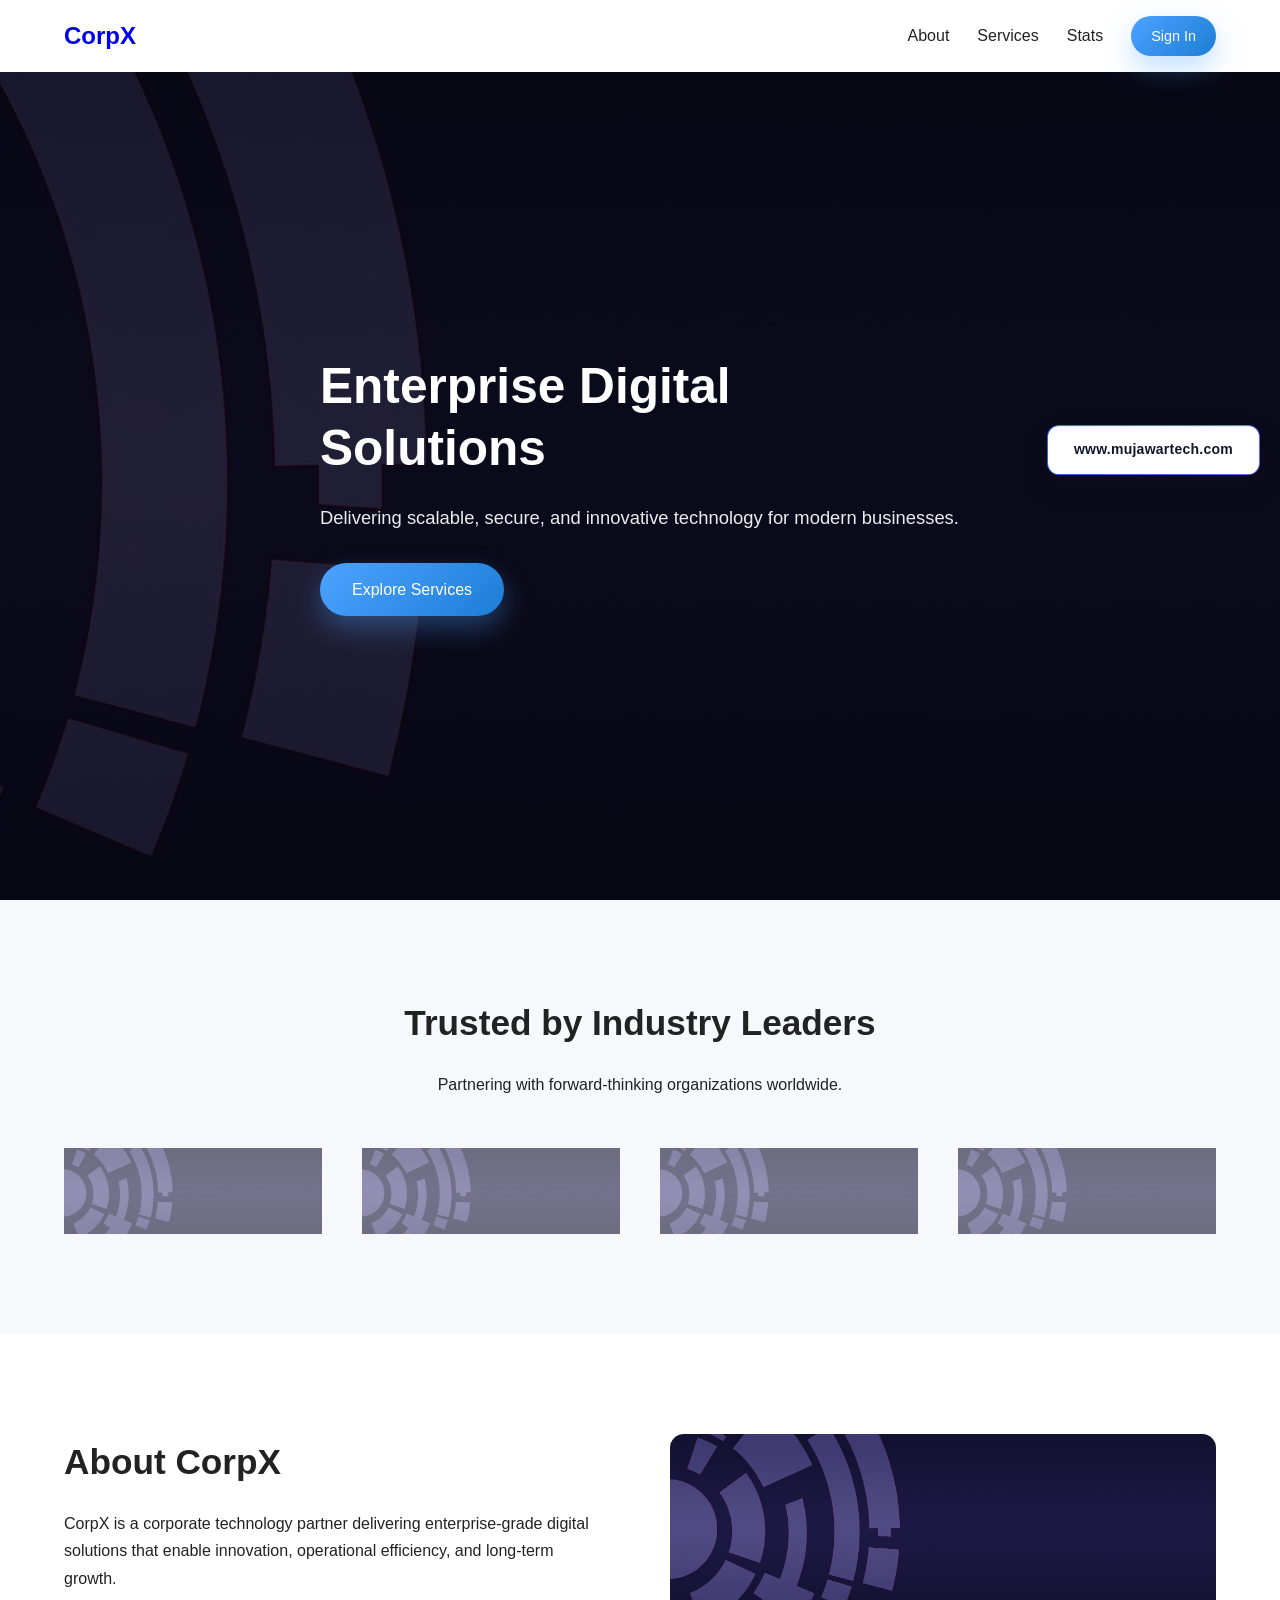
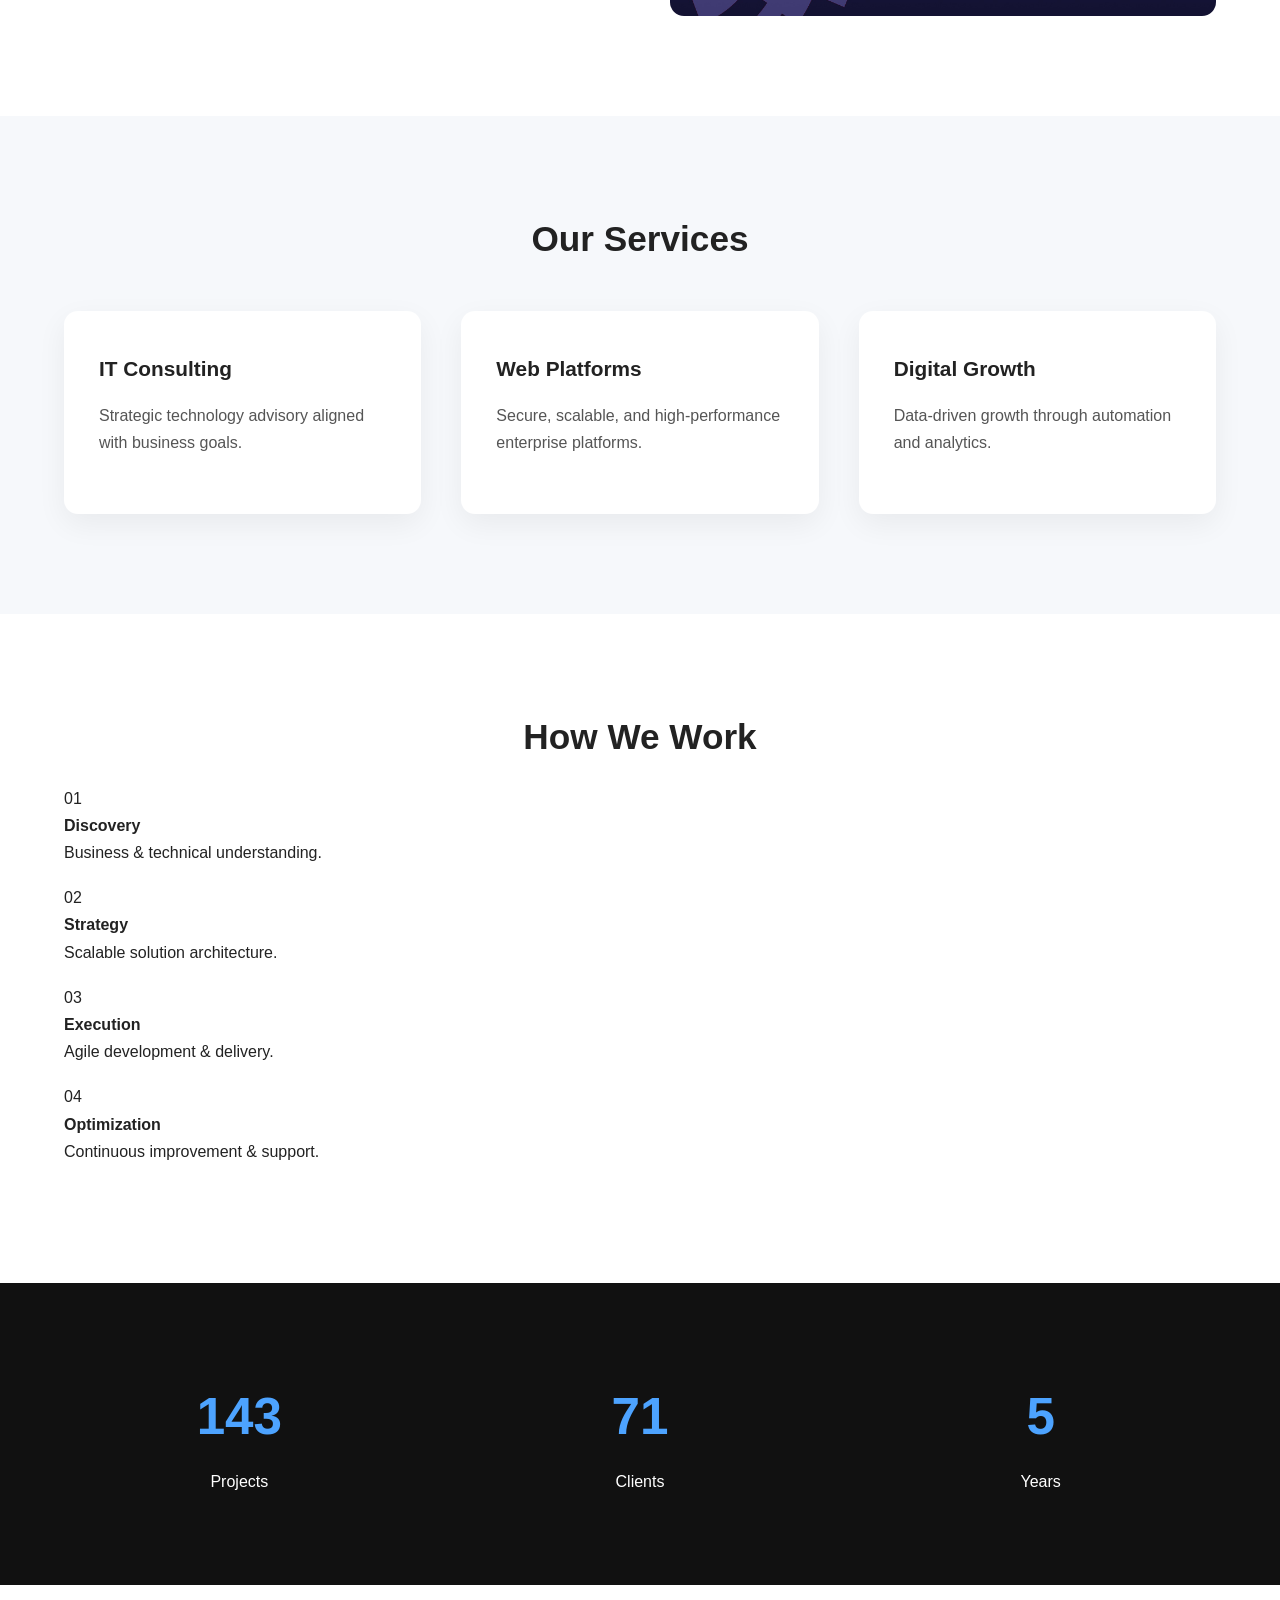
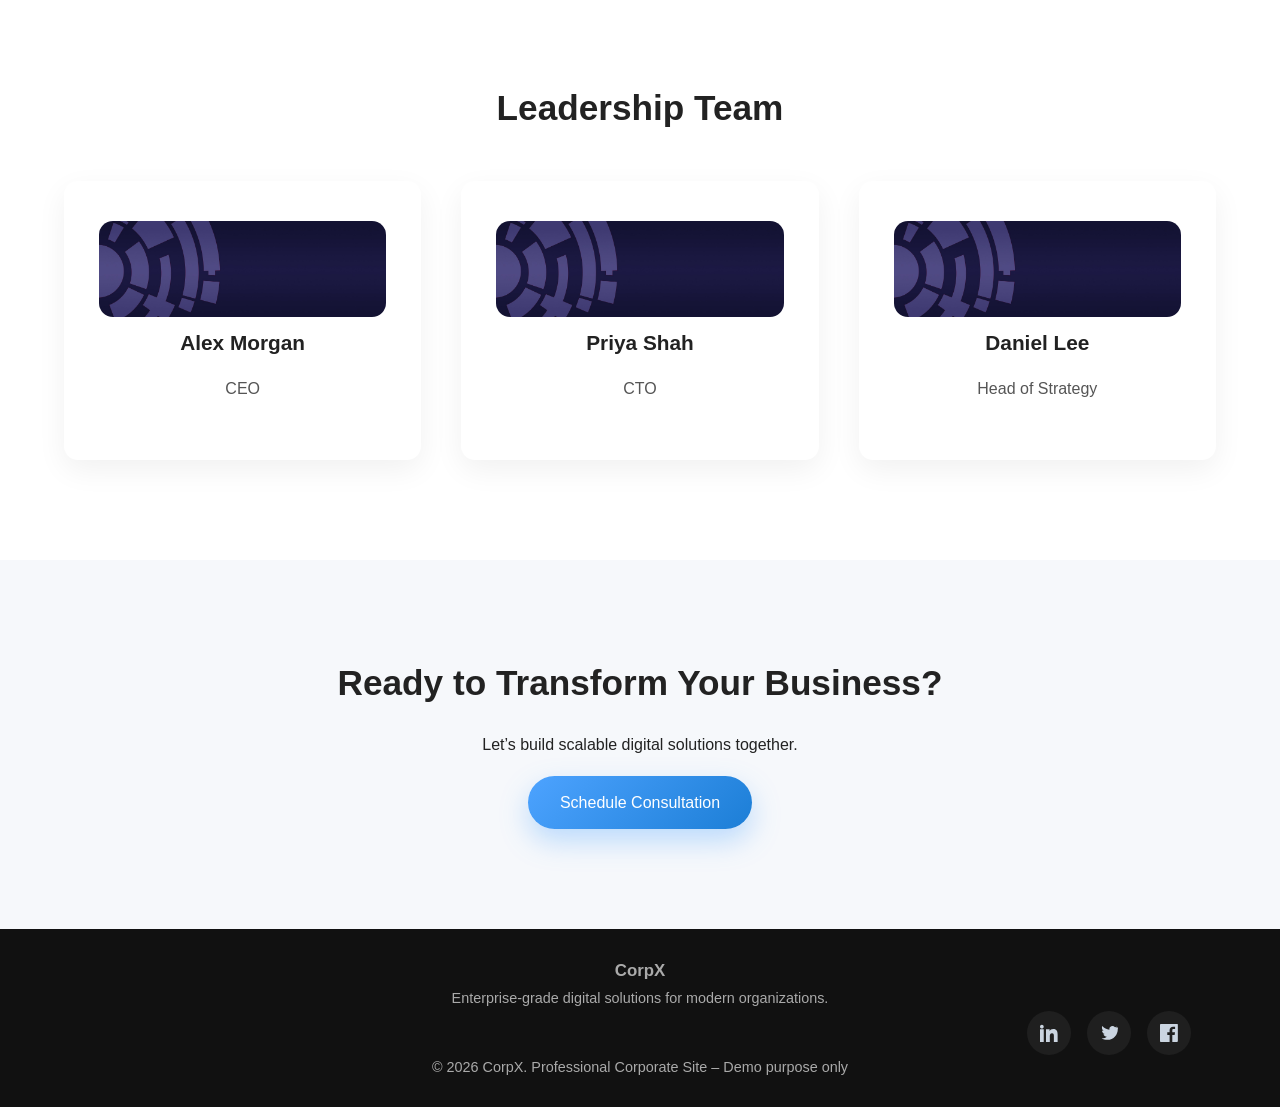
<file: corporate/demo_1.html>
<!DOCTYPE html>
<html lang="en">
<head>
    <meta charset="UTF-8">
    <meta name="viewport" content="width=device-width, initial-scale=1.0">
    <title>CorpX | Corporate Demo</title>
	
    <link rel="icon" type="image/png" href="tech.png">
    <link rel="stylesheet" href="style.css">
    <link rel="preconnect" href="https://fonts.googleapis.com">
	<link rel="preconnect" href="https://fonts.gstatic.com" crossorigin>
	<link href="https://fonts.googleapis.com/css2?family=Poppins:wght@300;400;500;600;700;800;900&display=swap" rel="stylesheet">
</head>
<body>

<header class="header">
    <div class="container nav">
        <div class="logo"><a href="#" style="text-decoration:none;">CorpX</a></div>
        <div class="menu-toggle" id="menuToggle">☰</div>
        <nav id="navbar">
            <a class="nav_menu_highlight" href="#about">About</a>
            <a class="nav_menu_highlight" href="#services">Services</a>
            <a class="nav_menu_highlight" href="#stats">Stats</a>
            <a href="#" class="btn small">Sign In</a> 
        </nav>
    </div>
</header>

<!-- HERO -->
<section class="hero">
    <div class="container hero-content reveal">
        <h1>Enterprise Digital Solutions</h1>
        <p>Delivering scalable, secure, and innovative technology for modern businesses.</p>
        <a href="#services" class="btn">Explore Services</a>
    </div>
</section>

<a href="https://mujawartech.com"
    class="sticky-link">
    www.mujawartech.com
</a>


<!-- TRUSTED BY -->
<section class="section light">
    <div class="container center reveal">
        <h2>Trusted by Industry Leaders</h2>
        <p class="container center reveal">Partnering with forward-thinking organizations worldwide.</p>
        <div class="clients">
            <img src="tech.jpg">
            <img src="tech.jpg">
            <img src="tech.jpg">
            <img src="tech.jpg">
        </div>
    </div>
</section>

<!-- ABOUT -->
<section id="about" class="section">
    <div class="container grid">
        <div class="reveal">
            <h2>About CorpX</h2>
            <p>
                CorpX is a corporate technology partner delivering
                enterprise-grade digital solutions that enable
                innovation, operational efficiency, and long-term growth.
            </p>
        </div>
        <img src="tech.jpg" class="responsive-img reveal">
    </div>
</section>

<!-- SERVICES -->
<section id="services" class="section light">
    <div class="container">
        <h2 class="center reveal">Our Services</h2>
        <div class="cards">
            <div class="card reveal">
                <h3>IT Consulting</h3>
                <p>Strategic technology advisory aligned with business goals.</p>
            </div>
            <div class="card reveal">
                <h3>Web Platforms</h3>
                <p>Secure, scalable, and high-performance enterprise platforms.</p>
            </div>
            <div class="card reveal">
                <h3>Digital Growth</h3>
                <p>Data-driven growth through automation and analytics.</p>
            </div>
        </div>
    </div>
</section>

<!-- PROCESS -->
<section class="section">
    <div class="container">
        <h2 class="center reveal">How We Work</h2>
        <div class="process">
            <div class="process-step reveal"><span>01</span><h4>Discovery</h4><p>Business & technical understanding.</p></div>
            <div class="process-step reveal"><span>02</span><h4>Strategy</h4><p>Scalable solution architecture.</p></div>
            <div class="process-step reveal"><span>03</span><h4>Execution</h4><p>Agile development & delivery.</p></div>
            <div class="process-step reveal"><span>04</span><h4>Optimization</h4><p>Continuous improvement & support.</p></div>
        </div>
    </div>
</section>

<!-- STATS -->
<section id="stats" class="stats">
    <div class="container stats-grid">
        <div class="stat reveal"><h3 class="counter" data-target="300">0</h3><p>Projects</p></div>
        <div class="stat reveal"><h3 class="counter" data-target="150">0</h3><p>Clients</p></div>
        <div class="stat reveal"><h3 class="counter" data-target="12">0</h3><p>Years</p></div>
    </div>
</section>

<!-- TEAM -->
<section class="section">
    <div class="container">
        <h2 class="center reveal">Leadership Team</h2>
        <div class="cards">
            <div class="card center reveal"><img src="tech.jpg" class="responsive-img"><h3>Alex Morgan</h3><p>CEO</p></div>
            <div class="card center reveal"><img src="tech.jpg" class="responsive-img"><h3>Priya Shah</h3><p>CTO</p></div>
            <div class="card center reveal"><img src="tech.jpg" class="responsive-img"><h3>Daniel Lee</h3><p>Head of Strategy</p></div>
        </div>
    </div>
</section>

<!-- CTA -->
<section class="section light">
    <div class="container center reveal">
        <h2>Ready to Transform Your Business?</h2>
	<p class="container center reveal">Let’s build scalable digital solutions together.</p>
        <a href="#" class="btn">Schedule Consultation</a>
    </div>
</section>

<!-- FOOTER -->
<footer class="footer">
    <div class="container footer-grid">
        <div>
            <h3>CorpX</h3>
            <p>Enterprise-grade digital solutions for modern organizations.</p>
        </div>

        <div class="footer-social">
            <a href="#"><svg viewBox="0 0 24 24"><path d="M4.98 3.5C4.98 4.88 3.87 6 2.5 6S0 4.88 0 3.5 1.11 1 2.5 1s2.48 1.12 2.48 2.5zM0 24h5V7H0v17zM8 7h4.8v2.3h.1c.67-1.27 2.3-2.6 4.7-2.6 5 0 5.9 3.3 5.9 7.6V24h-5v-7.6c0-1.8 0-4.1-2.5-4.1s-2.9 2-2.9 4V24H8V7z"/></svg></a>
            <a href="#"><svg viewBox="0 0 24 24"><path d="M23.4 4.8c-.8.4-1.6.6-2.5.8.9-.6 1.6-1.4 1.9-2.4-.9.5-1.8.9-2.8 1.1C19.1 3.3 17.9 2.7 16.6 2.7c-2.6 0-4.6 2.4-4 4.9-3.8-.2-7.2-2-9.4-4.8-1.2 2.1-.6 4.8 1.5 6.2-.7 0-1.4-.2-2-.5 0 2.3 1.6 4.4 3.9 4.9-.6.2-1.3.3-2 .1.6 1.9 2.4 3.3 4.5 3.4-2 1.6-4.5 2.3-7 2 2.2 1.4 4.8 2.2 7.6 2.2 9.2 0 14.4-7.9 14-15 .9-.7 1.6-1.4 2.2-2.3z"/></svg></a>
            <a href="#"><svg viewBox="0 0 24 24"><path d="M22.7 0H1.3C.6 0 0 .6 0 1.3v21.3C0 23.4.6 24 1.3 24h11.5v-9.3H9.7V11h3.1V8.3c0-3.1 1.9-4.8 4.6-4.8 1.3 0 2.4.1 2.7.1v3.2h-1.9c-1.5 0-1.8.7-1.8 1.8V11h3.6l-.5 3.7h-3.1V24h6.1c.7 0 1.3-.6 1.3-1.3V1.3C24 .6 23.4 0 22.7 0z"/></svg></a>
        </div>
    </div>
    <div class="footer-bottom">© 2026 CorpX. Professional Corporate Site – Demo purpose only</div>
</footer>

<script src="script.js"></script>
</body>
</html>
</file>
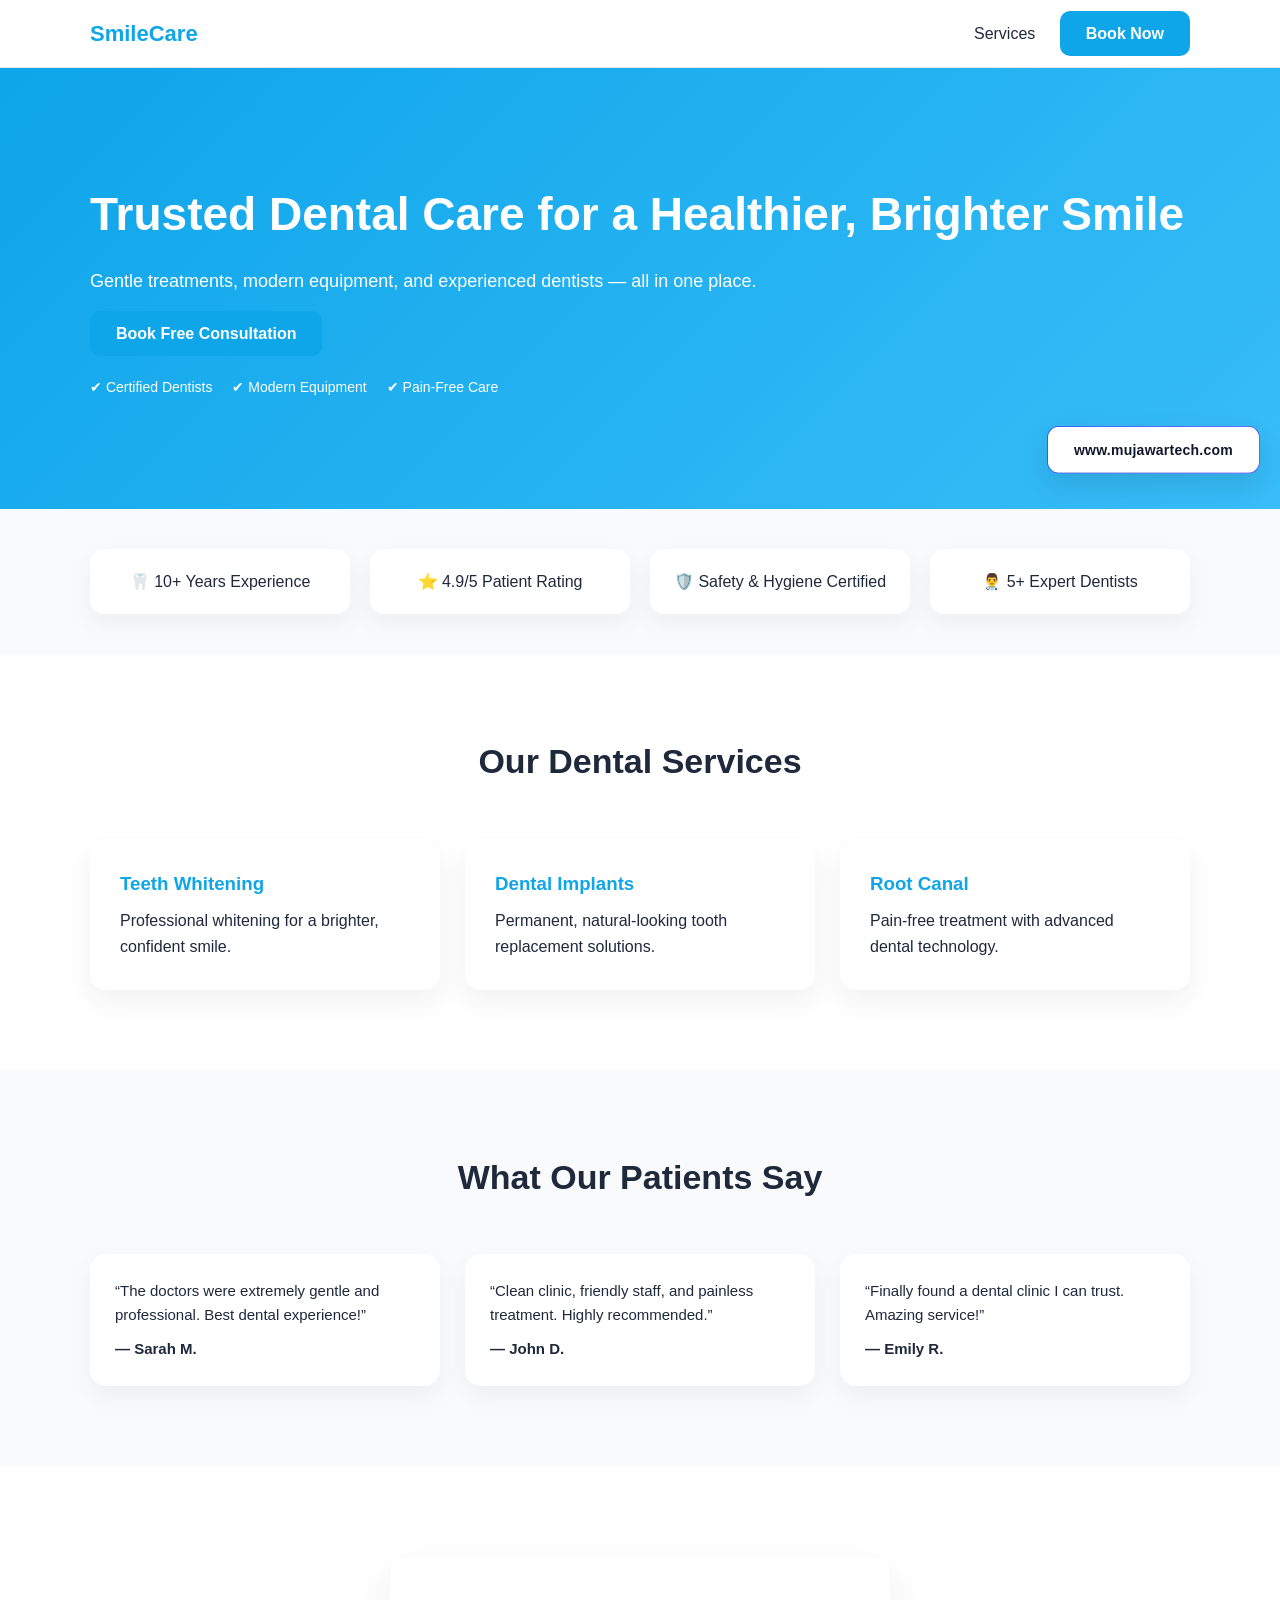
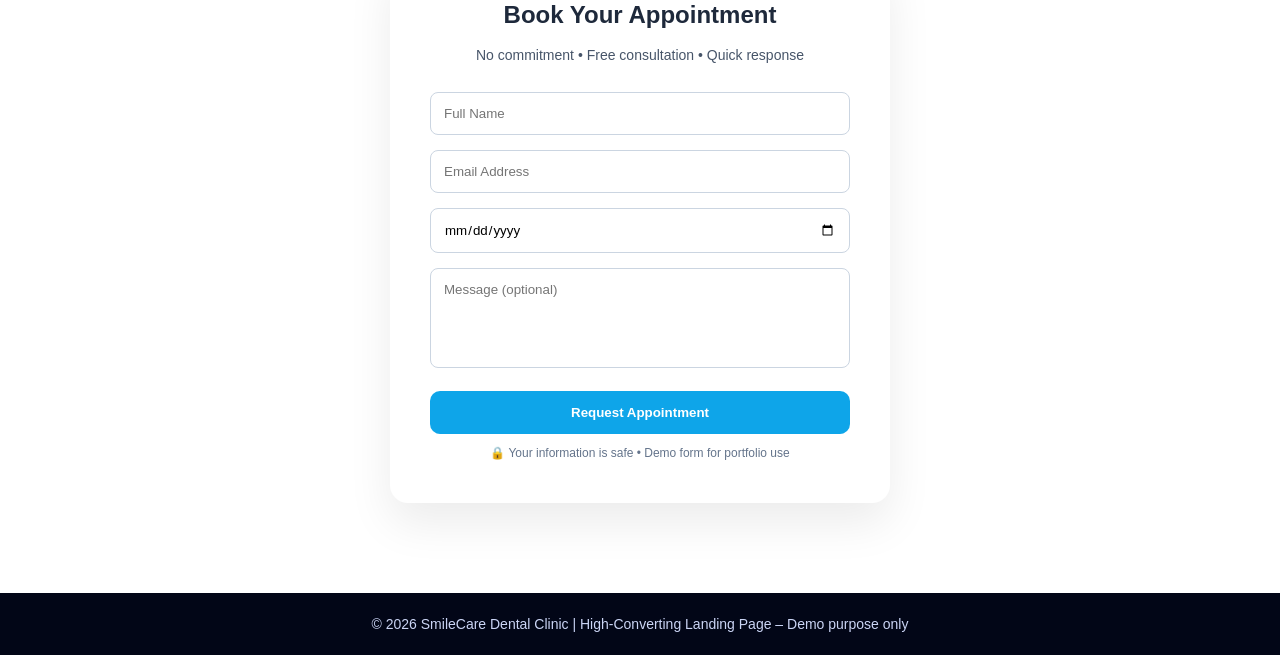
<file: landing/demo_2.html>
<!DOCTYPE html>
<html lang="en">
<head>
<meta charset="UTF-8">
<meta name="viewport" content="width=device-width, initial-scale=1.0">
<link rel="icon" type="image/png" href="tech.png">
<title>SmileCare Dental Clinic</title>

<style>
* {
    margin: 0;
    padding: 0;
    box-sizing: border-box;
    font-family: "Segoe UI", sans-serif;
}

html { scroll-behavior: smooth; }

body {
    color: #1e293b;
    line-height: 1.6;
}

/* Utilities */
.container {
    width: 90%;
    max-width: 1100px;
    margin: auto;
}

.btn {
    padding: 14px 26px;
    border-radius: 10px;
    border: none;
    font-weight: 600;
    text-decoration: none;
    cursor: pointer;
}

.btn-primary {
    background: #0ea5e9;
    color: white;
}

.btn-primary:hover {
    background: #0284c7;
}

/* Header */
header {
    background: white;
    position: sticky;
    top: 0;
    z-index: 100;
    border-bottom: 1px solid #e5e7eb;
}

.header-inner {
    display: flex;
    justify-content: space-between;
    align-items: center;
    padding: 16px 0;
}

.logo {
    font-size: 22px;
    font-weight: 700;
    color: #0ea5e9;
}

nav a {
    margin-left: 20px;
    color: #1e293b;
    text-decoration: none;
    font-weight: 500;
}

/* Animation */
section {
    opacity: 0;
    transform: translateY(40px);
    transition: 0.8s ease;
}
section.show {
    opacity: 1;
    transform: translateY(0);
}

/* Hero */
.hero {
    background: linear-gradient(135deg, #0ea5e9, #38bdf8);
    color: white;
    padding: 110px 0;
}

.hero h1 {
    font-size: 46px;
    margin-bottom: 15px;
}

.hero p {
    font-size: 18px;
    margin-bottom: 25px;
}

.hero-badges {
    display: flex;
    gap: 20px;
    margin-top: 30px;
    font-size: 14px;
}

/* Trust Bar */
.trust-bar {
    background: #f8fafc;
    padding: 40px 0;
}

.trust-grid {
    display: grid;
    grid-template-columns: repeat(auto-fit, minmax(200px,1fr));
    gap: 20px;
    text-align: center;
}

.trust-item {
    background: white;
    padding: 20px;
    border-radius: 14px;
    box-shadow: 0 10px 25px rgba(0,0,0,0.05);
}

/* Services */
.services {
    padding: 80px 0;
}

.section-title {
    text-align: center;
    font-size: 34px;
    margin-bottom: 50px;
}

.service-grid {
    display: grid;
    grid-template-columns: repeat(auto-fit, minmax(260px,1fr));
    gap: 25px;
}

.service-card {
    background: white;
    padding: 30px;
    border-radius: 16px;
    box-shadow: 0 12px 30px rgba(0,0,0,0.06);
}

.service-card h3 {
    color: #0ea5e9;
    margin-bottom: 10px;
}

/* Testimonials */
.testimonials {
    background: #f8fafc;
    padding: 80px 0;
}

.testimonial-grid {
    display: grid;
    grid-template-columns: repeat(auto-fit, minmax(260px,1fr));
    gap: 25px;
}

.testimonial {
    background: white;
    padding: 25px;
    border-radius: 16px;
    box-shadow: 0 10px 25px rgba(0,0,0,0.05);
    font-size: 15px;
}

.testimonial span {
    display: block;
    margin-top: 10px;
    font-weight: 600;
}

/* Appointment */
.appointment {
    padding: 90px 0;
}

.form-box {
    max-width: 500px;
    margin: auto;
    background: white;
    padding: 40px;
    border-radius: 18px;
    box-shadow: 0 20px 45px rgba(0,0,0,0.08);
}

.form-box h2 {
    text-align: center;
    margin-bottom: 10px;
}

.form-box p {
    text-align: center;
    font-size: 14px;
    margin-bottom: 25px;
    color: #475569;
}

form input, form textarea {
    width: 100%;
    padding: 13px;
    margin-bottom: 15px;
    border-radius: 8px;
    border: 1px solid #cbd5e1;
}

form textarea {
    resize: none;
    height: 100px;
}

.form-note {
    text-align: center;
    font-size: 12px;
    margin-top: 10px;
    color: #64748b;
}

/* Footer */
footer {
    background: #020617;
    color: #cbd5f5;
    text-align: center;
    padding: 20px 0;
    font-size: 14px;
}


/* Sticky icon 

/* Demo content */
.content {
  height: 200vh;
  padding: 48px;
  font-family: Inter, system-ui, -apple-system, Segoe UI, Roboto, sans-serif;
}

/* Sticky container */
.sticky-link {
  position: fixed;
  right: 20px;
  top: 50%;
  transform: translateY(-50%);
  z-index: 1000;

  padding: 12px 26px;
  font-size: 14px;
  font-weight: 600;
  letter-spacing: 0.25px;
  text-decoration: none;
  color: #0f172a;

  background: #ffffff;
  border-radius: 12px;

  /* Animated border trick */
  border: 1px solid transparent;
  background-image:
    linear-gradient(#ffffff, #ffffff),
    linear-gradient(120deg, #2563eb, #6366f1, #0ea5e9, #2563eb);
  background-origin: border-box;
  background-clip: padding-box, border-box;

  background-size: 100% 100%, 300% 300%;
  animation: borderMove 6s linear infinite;

  box-shadow:
    0 12px 28px rgba(15, 23, 42, 0.12);

  transition: transform 0.25s ease, box-shadow 0.25s ease;
}

/* Hover effect */
.sticky-link:hover {
  transform: translateY(-50%) translateX(6px);
  box-shadow:
    0 18px 40px rgba(15, 23, 42, 0.18);
}

/* Border animation */
@keyframes borderMove {
  0% {
    background-position: 0% 50%;
  }
  100% {
    background-position: 300% 50%;
  }
}



/* Responsive */
@media (max-width: 768px) {
    .hero h1 { font-size: 34px; }
}
</style>
</head>

<body>

<header>
    <div class="container header-inner">
        <div class="logo">SmileCare</div>
        <nav>
            <a href="#services">Services</a>
            <a href="#appointment" class="btn btn-primary">Book Now</a>
        </nav>
    </div>
</header>

<section class="hero show">
    <div class="container">
        <h1>Trusted Dental Care for a Healthier, Brighter Smile</h1>
        <p>Gentle treatments, modern equipment, and experienced dentists — all in one place.</p>
        <a href="#appointment" class="btn btn-primary">Book Free Consultation</a>

        <div class="hero-badges">
            <span>✔ Certified Dentists</span>
            <span>✔ Modern Equipment</span>
            <span>✔ Pain-Free Care</span>
        </div>
    </div>
</section>


<a href="https://mujawartech.com"
    class="sticky-link">
    www.mujawartech.com
</a>


<section class="trust-bar">
    <div class="container trust-grid">
        <div class="trust-item">🦷 10+ Years Experience</div>
        <div class="trust-item">⭐ 4.9/5 Patient Rating</div>
        <div class="trust-item">🛡️ Safety & Hygiene Certified</div>
        <div class="trust-item">👨‍⚕️ 5+ Expert Dentists</div>
    </div>
</section>

<section id="services" class="services">
    <div class="container">
        <h2 class="section-title">Our Dental Services</h2>
        <div class="service-grid">
            <div class="service-card">
                <h3>Teeth Whitening</h3>
                <p>Professional whitening for a brighter, confident smile.</p>
            </div>
            <div class="service-card">
                <h3>Dental Implants</h3>
                <p>Permanent, natural-looking tooth replacement solutions.</p>
            </div>
            <div class="service-card">
                <h3>Root Canal</h3>
                <p>Pain-free treatment with advanced dental technology.</p>
            </div>
        </div>
    </div>
</section>

<section class="testimonials">
    <div class="container">
        <h2 class="section-title">What Our Patients Say</h2>
        <div class="testimonial-grid">
            <div class="testimonial">
                “The doctors were extremely gentle and professional. Best dental experience!”
                <span>— Sarah M.</span>
            </div>
            <div class="testimonial">
                “Clean clinic, friendly staff, and painless treatment. Highly recommended.”
                <span>— John D.</span>
            </div>
            <div class="testimonial">
                “Finally found a dental clinic I can trust. Amazing service!”
                <span>— Emily R.</span>
            </div>
        </div>
    </div>
</section>

<section id="appointment" class="appointment">
    <div class="container">
        <div class="form-box">
            <h2>Book Your Appointment</h2>
            <p>No commitment • Free consultation • Quick response</p>

            <form>
                <input type="text" placeholder="Full Name" required>
                <input type="email" placeholder="Email Address" required>
                <input type="date" required>
                <textarea placeholder="Message (optional)"></textarea>
                <button class="btn btn-primary" style="width:100%;">Request Appointment</button>
            </form>

            <div class="form-note">
                🔒 Your information is safe • Demo form for portfolio use
            </div>
        </div>
    </div>
</section>

<footer>
    © 2026 SmileCare Dental Clinic | High-Converting Landing Page – Demo purpose only
</footer>

<script>
const sections = document.querySelectorAll("section");
const observer = new IntersectionObserver(entries => {
    entries.forEach(entry => {
        if (entry.isIntersecting) {
            entry.target.classList.add("show");
        }
    });
}, { threshold: 0.15 });

sections.forEach(sec => observer.observe(sec));
</script>

</body>
</html>
</file>
<file: style.css>
*{
    margin:0;
    padding:0;
    box-sizing:border-box;
}
:root{
    --primary:#4f46e5;
    --accent:#22d3ee;
    --bg:radial-gradient(1200px at 10% 10%, #eef2ff 0%, transparent 40%), radial-gradient(1000px at 90% 20%, #e0f2fe 0%, transparent 45%), linear-gradient(180deg, #f8fafc, #ffffff);
    --surface:rgba(255, 255, 255, 0.78);

    --text:#020617;
    --muted:#475569;
    --border:rgba(2, 6, 23, 0.08);

    --glass-blur:blur(16px);
}
body.dark{
    --primary:#818cf8;
    --accent:#22d3ee;
    --bg:radial-gradient(1200px at 10% 10%, #1e1b4b 0%, transparent 45%), radial-gradient(900px at 90% 20%, #022c22 0%, transparent 45%), linear-gradient(180deg, #020617, #000000);

    --surface:rgba(15, 23, 42, 0.78);

    --text:#e5e7eb;
    --muted:#94a3b8;
    --border:rgba(148, 163, 184, 0.15);

    --glass-blur:blur(18px);
}

html{
    scroll-behavior:smooth;
}

body{
    font-family:'Poppins', system-ui, -apple-system, BlinkMacSystemFont, sans-serif;
    background:var(--bg);
    background-attachment:fixed;
    color:var(--text);
    line-height:1.7;
    transition:background 0.6s ease, color 0.3s ease;
}
section{
    scroll-margin-top:90px;
}
header{
    position:sticky;
    top:0;
    z-index:3000;
    background:transparent;
    padding:12px 24px;
    transition:background 0.35s ease, backdrop-filter 0.35s ease;
}

header.scrolled{
    backdrop-filter:blur(14px);
    -webkit-backdrop-filter:blur(14px);
}
body:not(.dark) header.scrolled{
    background:rgba(255, 255, 255, 0.85);
}
body.dark header.scrolled{
    background:rgba(2, 6, 23, 0.7);
}

body:not(.dark) header.scrolled{
    background:rgba(255, 255, 255, 0.75);
}

.logo{
    margin-top:10px;
    height:60px;
    width:auto;
}

header.scrolled,
header.scrolled nav ul li a{
    color:var(--text);
}

header,
header nav ul li a{
    transition:color 0.3s ease;
}
body:not(.dark) header,
body:not(.dark) header nav ul li a{
    color:var(--text);
}

body.dark .slider::before{
    background:#ffffff;
}

body:not(.dark) .slider::before{
    background:#020617;
}

.header-inner{
    max-width:1200px;
    margin:auto;
    display:flex;
    align-items:center;
    justify-content:space-between;
}

.nav-right{
    display:flex;
    align-items:center;
    gap:16px;
}

nav ul{
    list-style:none;
    display:flex;
}

nav ul li a{
    color:#fff;
    text-decoration:none;
    padding:10px 18px;
    font-weight:600;
}

nav ul li a:hover{
    background:rgba(0,0,0,0.2);
    border-radius:6px;
}

body.dark nav ul li a:hover{
    background:rgba(255, 255, 255, 0.15);
}
.theme-switch{
    position:relative;
    width:46px;
    height:26px;
    padding:2px;
    border-radius:999px;
    background:rgba(255, 255, 255, 0.9);
    border:1px solid rgba(0, 0, 0, 0.15);
    box-shadow:0 6px 20px rgba(0, 0, 0, 0.18);
}

body.dark .theme-switch{
    box-shadow:0 0 0 1px rgba(255, 255, 255, 0.2), 0 0 14px rgba(255, 255, 255, 0.35);
}

.theme-switch input{
    opacity:0;
    width:0;
    height:0;
}

.slider{
    position:absolute;
    inset:2px;
    background:linear-gradient(135deg, #e5e7eb, #ffffff);
    border-radius:999px;
    cursor:pointer;
    transition:all 0.3s ease;
}

.slider::before{
    content:"";
    position:absolute;
    width:18px;
    height:18px;
    left:2px;
    top:2px;
    background:#020617;
    border-radius:50%;
    transition:all 0.3s ease;
}

.theme-switch input:checked + .slider{
    background:rgba(0,0,0,0.4);
}

.theme-switch input:checked + .slider::before{
    transform:translateX(20px);
}

body.dark .theme-switch{
    background:rgba(2, 6, 23, 0.85);
    border:1px solid rgba(255, 255, 255, 0.25);
}

body.dark .slider{
    background:linear-gradient(135deg, #1e293b, #020617);
}

body.dark .slider::before{
    background:#ffffff;
}
.hamburger{
    display:none;
    font-size:28px;
    cursor:pointer;
    color:var(--text);
    transition:color 0.3s ease;
}

.hamburger:hover{
    opacity:0.75;
}
@media (max-width: 768px){

  nav ul{
    display:flex;
    flex-direction:column;
  }

  .dropdown{
    width:100%;
  }

  .dropdown-menu{
    position:static;
    display:none;
    width:100%;
    background:transparent;
    border:none;
    box-shadow:none;
    padding-left:10px;
    margin-top:6px;
  }

  .dropdown.active .dropdown-menu{
    display:block;
  }

  .dropdown-menu li{
    width:100%;
  }

  .dropdown-menu li a{
    display:block;
    padding:12px 20px;
    font-size:0.95rem;
  }
}

.dropdown-menu{
  z-index:auto;
}
main{
    max-width:1200px;
    margin:auto;
    padding:80px 20px;
}

section{
    margin-bottom:100px;
}

section h2{
    font-size:clamp(1.8rem, 4vw, 2.3rem);
    margin-bottom:16px;
}

section p{
    max-width:780px;
    color:var(--muted);
}
.hero{
    display:grid;
    grid-template-columns:1fr 1fr;
    align-items:center;
    gap:clamp(20px, 5vw, 40px);
    margin:25px 0 130px auto;
}

.hero_rgt_img{
    width:clamp(250px, 40vw, 300px);
    height:clamp(250px, 40vw, 300px);
    background:url("assets/images/hero_right_img.png") center / cover no-repeat;
    padding:0 50%;
    animation:floatY 6s ease-in-out infinite;
    margin:0 auto;
    display:block;
}

@keyframes floatY{
    0%{
        transform:translateY(0);
    }
    50%{
        transform:translateY(-20px);
    }
    100%{
        transform:translateY(0);
    }
}

.hero span{
    color:var(--primary);
}

.hero_Web_Design_word{
    display:inline-block;
    animation:introMove 2.5s ease-in-out forwards;
}

@keyframes introMove{
    0%{
        transform:translateX(-30px);
        opacity:0;
    }
    40%{
        transform:translateX(20px);
        opacity:1;
    }
    100%{
        transform:translateX(0);
    }
}

.hero-buttons{
    margin-top:24px;
}

.btn{
    display:inline-block;
    padding:14px 30px;
    border-radius:30px;
    background:var(--primary);
    color:#fff;
    text-decoration:none;
    margin-right:14px;
    transition:0.3s;
}

.btn.outline{
    background:transparent;
    border:2px solid var(--primary);
    color:var(--primary);
}

.btn:hover{
    transform:translateY(-2px);
    box-shadow:0 10px 25px rgba(0,0,0,0.15);
}
.about-section{
    max-width:1200px;
    margin:auto;
    padding:0 0 95px 0;
   
}

.about-title{
    text-align:center;
    font-size:clamp(1.8rem, 4vw, 2.3rem);
    margin-bottom:60px;
    opacity:0;
}

.about-grid{
    display:grid;
    grid-template-columns:1fr 1fr;
    gap:clamp(30px, 8vw, 60px);
    align-items:center;
}

.about-content h3{
    font-size:1.8rem;
    margin-bottom:16px;
    color:var(--primary);
}

.about-content p{
    font-size:0.95rem;
    color:var(--muted);
    line-height:1.7;
    margin-bottom:14px;
     text-align:left;
}

.process-visual{
    position:relative;
    width:100%;
    max-width:549px;
    height:clamp(180px, 25vw, 210px);
    background:#f8fafc;
    border-radius:14px;
    border:1px solid #e2e8f0;
    overflow:hidden;
    font-family:system-ui, sans-serif;
    max-height:240px;
}
.stage{
    position:absolute;
    inset:0;
    opacity:0;
    transition:opacity .6s ease;
}

.stage.active{
    opacity:1;
}

.stage-requirements{
    background:linear-gradient(#e5e7eb 1px, transparent 1px), linear-gradient(90deg, #e5e7eb 1px, transparent 1px);
    background-size:22px 22px;
    
}

.stage-design{
    padding:14px;
}

.stage-design::before{
    content:"";
    display:block;
    height:18px;
    background:linear-gradient(90deg, #3b82f6, #06b6d4);
    border-radius:6px;
    margin-bottom:12px;
}

.stage-design::after{
    content:"";
    display:block;
    height:120px;
    background:linear-gradient(
        to bottom,
        #e5e7eb 30%,
        transparent 30%,
        transparent 60%,
        #e5e7eb 60%
    );
    border-radius:8px;
}

.stage-dev{
    background:#020617;
    color:#e5e7eb;
    font-family:monospace;
    font-size:12px;
    padding:16px;
}

.stage-dev pre{
    margin:0;
    overflow:hidden;
    white-space:pre;
    animation:typing 2.8s steps(40) forwards;
}

@keyframes typing{
    from{ max-width:0; }
    to{ max-width:100%; }
}

.stage-test{
    display:flex;
    align-items:center;
    justify-content:center;
    background:#f0fdf4;
}

.stage-test::after{
    content:"✓ All tests passed";
    font-weight:600;
    color:#16a34a;
    font-size:15px;
}

.stage-deploy{
    padding:20px;
}

.stage-deploy::before{
    content:"Deploying...";
    font-size:13px;
    display:block;
    margin-bottom:10px;
    color:#334155;
}

.stage-deploy::after{
    content:"";
    display:block;
    height:6px;
    width:0;
    background:linear-gradient(90deg, #3b82f6, #06b6d4);
    border-radius:6px;
    animation:deploy 1.8s ease forwards;
}


@keyframes deploy{
    to{ width:100%; }
}

.stage-performance{
    display:flex;
    align-items:center;
    justify-content:center;
    background:radial-gradient(circle, rgba(34,197,94,.25), transparent 60%);
}

.stage-performance::after{
    content:"Optimized & Live";
    font-weight:600;
    color:#15803d;
    font-size:15px;
}


.stage{
  width:100%;
  text-align:center;
}

.stage img{
  width:100%;
  max-width:600px;
  height:auto;
  display:block;
  margin:0 auto;
}

.stage-title{
  font-size:14px;
  font-weight:600;
  text-align:center;
  margin-bottom:5px;
  color:#111111;
}

@media (max-width: 768px){
  .stage img{
    max-width:100%;
    padding:5px;
  }

.stage-title{
    font-size:12px;
  }
}
@keyframes textSlideOnce{
    0%{
        opacity:0;
        transform:translateX(-30px);
    }
    50%{
        opacity:1;
        transform:translateX(20px);
    }
    100%{
        opacity:1;
        transform:translateX(0);
    }
}

.about-visual,
.card,
.custom-box,
.project,
.project-card,
.portfolio-right,
.ecommerce-card,
.ecommerce-feature,
.design-card,
.design-tab,
.design-preview,
.contact-box{
    opacity:0;
    transform:translateY(25px);
}

.about-visual.revealed,
.card.revealed,
.custom-box.revealed,
.project.revealed,
.project-card.revealed,
.portfolio-right.revealed,
.ecommerce-card.revealed,
.ecommerce-feature.revealed,
.design-card.reveal,
.design-tab.revealed,
.design-preview.revealed,
.contact-box.revealed{
    animation:cardReveal 1.2s ease-out forwards;
}

.about-content,
.Services_word,
.Why_Custom_Web_Design_word,
.portfolio-left,
.ecommerce_word,
.ecommerce-intro,
.design_word,
.design-intro,
.design-demo-title,
.contact-info{
    opacity:0;
}

.about-content.reveal,
.Services_word.reveal,
.Why_Custom_Web_Design_word.reveal,
.portfolio-left.reveal,
.ecommerce_word.reveal,
.ecommerce-intro.reveal,
.design_word.reveal,
.design-intro.reveal,
.design-demo-title.reveal,
.contact-info.reveal{

    animation:textSlideOnce 1.8s ease-in-out forwards;
}

.services-grid,
.custom-grid,
.portfolio-grid{
    display:grid;
    gap:clamp(20px, 3vw, 28px);
}

.services-grid{
    grid-template-columns:repeat(auto-fit, minmax(260px, 1fr));
}

.custom-grid,
.portfolio-grid{
    grid-template-columns:repeat(auto-fit, minmax(280px, 1fr));
}

.custom-box h3{
    color:var(--primary);
    margin-bottom:12px;
}

.portfolio-right{
padding:10px;
}
.custom-box{
    position:relative;
    padding:clamp(28px, 6vw, 42px) clamp(24px, 4vw, 36px);
    transition:transform 0.35s ease, box-shadow 0.35s ease;
}

.custom-marker{
    position:absolute;
    top:22px;
    right:24px;
    width:12px;
    height:12px;
    background:var(--primary);
    transform:rotate(45deg);
    border-radius:2px;
    opacity:0.9;
}

.custom-box h3{
    font-size:1.35rem;
    margin-bottom:12px;
}

.custom-box p{
    font-size:0.95rem;
    color:var(--muted);
    line-height:1.65;
}
.sticky-note{
    position:relative;
    background:var(--surface);
    backdrop-filter:var(--glass-blur);
    -webkit-backdrop-filter:var(--glass-blur);
    padding:clamp(24px, 5vw, 36px) clamp(20px, 3vw, 28px);
    border-radius:16px;
    border:1px solid var(--border);
    box-shadow:0 20px 40px rgba(0,0,0,0.1);
    transition:transform 0.35s ease, box-shadow 0.35s ease;
    transform:rotate(calc(-2deg + 4deg * var(--note-index)));
}

.note-pin{
    position:absolute;
    width:14px;
    height:14px;
    background:var(--primary);
    border-radius:50%;
    top:-7px;
    left:16px;
    box-shadow:0 2px 5px rgba(0,0,0,0.2);
}

.sticky-note:nth-child(2n) .note-pin{
    left:auto;
    right:16px;
}

.sticky-note h3{
    font-size:1.35rem;
    margin-bottom:12px;
}

.sticky-note p{
    font-size:0.95rem;
    color:var(--muted);
    line-height:1.65;
    text-align:left;
}

@keyframes cardReveal{
    0%{
        opacity:0;
        transform:translateY(25px);
        box-shadow:0 0 0 rgba(0, 0, 0, 0);
    }
    60%{
        opacity:1;
        transform:translateY(-4px);
        box-shadow:0 0 25px rgba(0, 150, 255, 0.25);
    }
    100%{
        opacity:1;
        transform:translateY(0);
        box-shadow:0 0 10px rgba(0, 150, 255, 0.25);
    }
}
.service-card{
    text-align:center;
    padding:clamp(24px, 6vw, 36px);
    transition:transform 0.35s ease, box-shadow 0.35s ease;
    cursor:default;
}

.service-icon{
    font-size:2.4rem;
    width:56px;
    height:56px;
    margin:0 auto 18px;
    display:flex;
    align-items:center;
    justify-content:center;
    border-radius:14px;
    background:rgba(79, 70, 229, 0.12);
    transition:transform 0.35s ease;
}

.service-card h3{
    font-size:1.35rem;
    font-weight:700;
    margin-bottom:12px;
    position:relative;
}

.service-card h3::after{
    content:"";
    position:absolute;
    left:50%;
    bottom:-8px;
    transform:translateX(-50%);
    width:0;
    height:3px;
    background:var(--primary);
    border-radius:4px;
    transition:width 0.35s ease;
}

.service-card p{
    font-size:0.95rem;
    color:var(--muted);
    line-height:1.65;
    margin-top:20px;
    text-align:left;
    max-width:280px;
    margin-left:auto;
    margin-right:auto;
}

.service-card:hover{
    transform:translateY(-10px);
    box-shadow:0 22px 45px rgba(79, 70, 229, 0.35);
}

.service-card:hover .service-icon{
    transform:translateY(-6px) scale(1.05);
}

.service-card:hover h3::after{
    width:64px;
}
.portfolio-section{
margin-top:200px;
}
.portfolio-layout{
    max-width:1200px;
    margin:auto;
    display:grid;
    grid-template-columns:260px 1fr;
    gap:40px;
    align-items:stretch;
   
}
.portfolio-left{
    display:flex;
    flex-direction:column;
    justify-content:center;
    height:100%;
    gap:16px;
}
.portfolio-nav{
    padding:16px 22px;
    border-radius:16px;
    background:var(--surface);
    border:1px solid var(--border);
    color:var(--text);
    font-weight:600;
    cursor:pointer;
    text-align:left;
    transition: background 0.35s ease, transform 0.35s ease, box-shadow 0.35s ease;
}

.portfolio-nav:hover{
    transform:translateY(-3px);
}

.portfolio-nav.active{
    background:var(--primary);
    color:#fff;
    border-color:var(--primary);
    box-shadow:0 14px 36px rgba(79,70,229,0.4);
}
.portfolio-right{
    display:flex;
    align-items:center;
}
.portfolio-show{
    width:100%;
    display:none;
    animation:panelFade 0.6s ease;
}

.portfolio-show.active{
    display:block;
}
.carousel{
    position:relative;
    overflow:hidden;
    border-radius:22px;
}

.carousel img{
    width:100%;
    height:380px;
    object-fit:cover;
    display:block;
    transition:opacity 0.8s cubic-bezier(.4,0,.2,1), transform 0.8s cubic-bezier(.4,0,.2,1);
}

.carousel.transition img{
    opacity:0;
    transform:translateX(30px) scale(1.04);
}
.carousel-dots{
    display:flex;
    justify-content:center;
    gap:10px;
    margin-top:14px;
}

.carousel-dots span{
    width:10px;
    height:10px;
    border-radius:50%;
    background:var(--border);
    cursor:pointer;
    transition:background 0.3s ease, transform 0.3s ease;
}

.carousel-dots span.active{
    background:var(--primary);
    transform:scale(1.3);
}
.portfolio-btn{
    display:inline-block;
    margin-top:18px;
   
}
@keyframes panelFade{
    from{
        opacity:0;
        transform:translateY(18px);
    }
    to{
        opacity:1;
        transform:translateY(0);
    }
}
@media (max-width: 768px){
    .portfolio-layout{
        grid-template-columns:1fr;
        gap:30px;
    }

    .portfolio-left{
        flex-direction:row;
        flex-wrap:wrap;
        justify-content:center;
        height:auto;
        gap:12px;
    }

    .portfolio-nav{
        text-align:center;
        padding:12px 18px;
        font-size:0.9rem;
    }

    .portfolio-right{
        align-items:stretch;
    }

    .carousel img{
        height:240px;
    }
}
.ecommerce-section{
    padding:clamp(60px, 12vw, 100px) 20px;
    max-width:1200px;
    margin:auto;
    text-align:center;
}

.ecommerce-section h2{
    font-size:clamp(1.8rem, 4vw, 2.3rem);
    margin-bottom:12px;
}

.ecommerce-intro{
    max-width:760px;
    margin:0 auto 50px;
    color:var(--muted);
}

.ecommerce-grid{
    display:grid;
    grid-template-columns:repeat(auto-fit, minmax(280px, 1fr));
    gap:clamp(24px, 4vw, 32px);
    margin-bottom:70px;
}

.ecommerce-card{
    background:var(--surface);
    backdrop-filter:var(--glass-blur);
    border:1px solid var(--border);
    border-radius:20px;
    padding:24px;
    box-shadow:0 20px 40px rgba(0,0,0,0.1);
    transition:transform 0.35s ease, box-shadow 0.35s ease;
}

.ecommerce-card h3{
    font-size:1.35rem;
    margin-bottom:10px;
}

.ecommerce-card p{
    font-size:0.95rem;
    color:var(--muted);
    line-height:1.6;
    text-align:left;
}

.ecommerce-feature{
    display:grid;
    grid-template-columns:1.3fr 1fr;
    gap:clamp(30px, 6vw, 40px);
    align-items:center;
    background:var(--surface);
    backdrop-filter:var(--glass-blur);
    border:1px solid var(--border);
    border-radius:24px;
    padding:clamp(24px, 5vw, 40px);
    box-shadow:0 25px 50px rgba(0,0,0,0.12);
}

.ecommerce-feature img{
    width:100%;
    height:300px;
    object-fit:cover;
    border-radius:18px;
}

.ecommerce-feature-text h3{
    font-size:clamp(1.4rem, 3vw, 1.8rem);
    margin-bottom:14px;
}

.ecommerce-feature-text p{
    color:var(--muted);
    margin-bottom:20px;
    line-height:1.65;
    text-align:left;
}

.ecommerce-icon{
    width:32px;
    height:32px;
    margin-bottom:14px;
    stroke-width:1.75;
    display:inline-block;
    opacity:0.9;
}

.ecommerce-feature-icon{
    width:48px;
    height:48px;
    margin-bottom:16px;
    stroke-width:1.75;
    opacity:0.95;
}
.contact-grid{
  display:grid;
  grid-template-columns:1.2fr 1fr;
  gap:60px;
  max-width:1100px;
  margin:0 auto;
  align-items:flex-start;
}
.contact-info{
  max-width:600px;
  font-family:Arial, sans-serif;
}

.title{
  font-size:18px;
  font-weight:bold;
  margin-bottom:8px;
}

.main-text{
  margin-bottom:12px;
}

.link{
  color:#1d4ed8;
  font-weight:bold;
  text-decoration:none;
}

.toggle-wrapper{
  margin-bottom:12px;
}

.toggle-btn{
  color:#1d4ed8;
  font-weight:bold;
  text-decoration:none;
  display:flex;
  align-items:center;
  gap:5px;
  cursor:pointer;
}
.hidden-content{
  max-height:0;
  overflow:hidden;
  font-size:14px;
  color:#555;
  transition:max-height 0.5s ease, padding 0.5s ease;
  padding-top:0;
  padding-bottom:0;
}

.hidden-content.show{
  padding-top:8px;
  padding-bottom:50px;
}
.contact-box{
  width:100%;
  max-width:520px;
  margin-left:auto;
  padding:28px;
  background:var(--surface);
  backdrop-filter:var(--glass-blur);
  -webkit-backdrop-filter:var(--glass-blur);
  border:1px solid var(--border);
  border-radius:22px;
  box-shadow:0 22px 45px rgba(0,0,0,0.12);
  align-self:flex-start;
}

.contact-form-heading{
  color:#1d4ed8;
}
#emailStep{
  display:flex;
  flex-direction:column;
  gap:14px;
}
#otpStep{
  display:flex;
  flex-direction:column;
  gap:14px;
}

#otpEmailDisplay{
  font-size:0.85rem;
  color:var(--muted);
  text-align:center;
}

#otpInput{
  text-align:center;
  letter-spacing:4px;
  font-size:1rem;
}
#contactForm{
  display:flex;
  flex-direction:column;
  gap:16px;
}
.form-group{
  display:flex;
  flex-direction:column;
}
#contactForm input,
#contactForm textarea,
#emailStep input,
#otpStep input{
  width:100%;
  padding:12px 14px;
  border-radius:12px;
  border:1px solid var(--border);
  background:var(--surface);
  backdrop-filter:var(--glass-blur);
  -webkit-backdrop-filter:var(--glass-blur);
  color:var(--text);
  font-family:inherit;
  font-size:0.9rem;
  transition:border-color 0.3s ease, box-shadow 0.3s ease, background 0.3s ease;
}

.checkboxprivacy{
    display: flex;
  align-items: center;
  gap: 6px;
  flex-wrap: wrap; 
}

@media (min-width: 600px) {
  .checkboxprivacy {
    flex-wrap: nowrap;
  }
}

#contactForm textarea{
  min-height:120px;
  resize:vertical;
}
#contactForm input::placeholder,
#contactForm textarea::placeholder,
#emailStep input::placeholder,
#otpStep input::placeholder{
  color:var(--muted);
}
#contactForm input:focus,
#contactForm textarea:focus,
#emailStep input:focus,
#otpStep input:focus{
  outline:none;
  border-color:var(--primary);
  box-shadow:0 0 0 3px rgba(79,70,229,0.25);
}
.locked{
  opacity:0.75;
  cursor:not-allowed;
}

.locked:focus{
  box-shadow:none;
}
#existingOptions{
  background:rgba(79,70,229,0.05);
  border:1px dashed rgba(79,70,229,0.35);
  border-radius:14px;
  margin:16px 0;
  padding:16px;
}

#existingOptions input[type="radio"]{
  accent-color:var(--primary);
  transform:scale(1.1);
}
.form-status{
  font-size:0.9rem;
  margin-top:6px;
  min-height:18px;
}

.form-status.success{ color:#0f9d58; }
.form-status.error{ color:#d93025; }
.form-status.info{ color:#1a73e8; }

.error{
  color:#d93025;
  font-size:0.8rem;
  margin-top:4px;
}
#contactForm button,
#emailStep button,
#otpStep button,
#resetBtn{
  padding:13px 34px;
  border-radius:30px;
  border:none;
  background:var(--primary);
  color:#fff;
  font-size:0.95rem;
  font-weight:600;
  cursor:pointer;
  transition:transform 0.3s ease, box-shadow 0.3s ease, opacity 0.3s ease;
  white-space:nowrap;
}

#contactForm button:hover,
#emailStep button:hover,
#otpStep button:hover{
  transform:translateY(-2px);
  box-shadow:0 14px 30px rgba(0,0,0,0.25);
}

#contactForm button:disabled,
#emailStep button:disabled,
#otpStep button:disabled{
  opacity:0.65;
  cursor:not-allowed;
  transform:none;
  box-shadow:none;
}
#resetBtn{
  margin-top:16px;
  background:transparent;
  border:2px solid var(--primary);
  color:var(--primary);
}
body.dark #contactForm input,
body.dark #contactForm textarea,
body.dark #emailStep input,
body.dark #otpStep input{
  background:rgba(15,23,42,0.75);
}

body.dark #existingOptions{
  background:rgba(129,140,248,0.08);
  border-color:rgba(129,140,248,0.35);
}

body.dark .locked{
  background:rgba(255,255,255,0.05);
}
@media (max-width: 768px){
  .contact-grid{
    grid-template-columns:1fr;
    gap:40px;
    text-align:center;
  }

  .contact-info{
    max-width:100%;
  }

  .contact-box{
    margin:0 auto;
    width:100%;
    align-self:center;
  }

  #contactForm button,
  #resetBtn{
    align-self:center;
    width:100%;
    max-width:300px;
  }
}
body.dark #existingOptions,
body.dark #existingOptions *{
  color:var(--text) !important;
}
body.dark #existingOptions small,
body.dark #existingOptions .helper,
body.dark #reqIdContainer label{
  color:var(--muted) !important;
}
body.dark #existingOptions{
  background:rgba(129, 140, 248, 0.08) !important;
  border-color:rgba(129, 140, 248, 0.35) !important;
}
body.dark #reqIdContainer input{
  background:rgba(15, 23, 42, 0.75) !important;
  color:var(--text) !important;
  border-color:var(--border) !important;
}
body.dark #existingOptions input[type="radio"]{
  accent-color:var(--primary);
}
.site-footer{
    background:var(--surface);
    color:var(--muted);
    padding:clamp(32px, 8vw, 48px) 20px 28px;
    border-top:1px solid var(--border);
}

.footer-inner{
    max-width:1100px;
    margin:0 auto;
    display:flex;
    flex-wrap:wrap;
    justify-content:space-between;
    gap:clamp(24px, 6vw, 32px);
}

.footer-brand{
    display:flex;
    flex-direction:column;
    gap:6px;
    max-width:400px;
}

.brand-name{
    font-size:1.05rem;
    font-weight:600;
    color:var(--text);
}

.brand-tagline{
    font-size:0.85rem;
    color:var(--muted);
    line-height:1.5;
}

.footer-links{
    display:flex;
    flex-wrap:wrap;
    align-items:center;
    gap:clamp(12px, 3vw, 22px);
}

.footer-link{
    position:relative;
    display:inline-flex;
    align-items:center;
    gap:8px;
    font-size:0.9rem;
    color:var(--text);
    text-decoration:none;
    opacity:0.85;
    transition:opacity 0.2s ease, color 0.2s ease;
}

.footer-link svg{
    width:16px;
    height:16px;
    stroke:currentColor;
    fill:none;
    stroke-width:1.8;
    transition:color 0.2s ease;
}

.footer-link::after{
    content:'';
    position:absolute;
    left:0;
    bottom:-4px;
    width:100%;
    height:1px;
    background:var(--primary);
    transform:scaleX(0);
    transform-origin:left;
    transition:transform 0.25s ease;
}

.footer-link:hover{
    opacity:1;
    color:var(--primary);
}

.footer-link:hover::after{
    transform:scaleX(1);
}

.footer-bottom{
    margin-top:36px;
    padding-top:16px;
    border-top:1px solid var(--border);
    text-align:center;
    font-size:0.8rem;
    color:var(--muted);
}

.footer-links{
    display:flex;
    justify-content:center;
    align-items:center;
    gap:15px;
}

.footer-links a{
    text-decoration:none;
    color:var(--muted);
}

body.dark .site-footer{
    background:rgba(15, 23, 42, 0.9);
}
@media only screen 
    and (min-device-width: 768px) 
    and (max-device-width: 1024px) 
    and (orientation: portrait){
    .process-visual{
        width:90vw;
        max-width:500px;
        height:200px;
        margin:0 auto;
        display:block;
    }
}
@media (max-width: 768px){
    .header-inner{
        padding:0 16px;
    }

    main{
        padding:60px 16px;
    }

    .hero{
        grid-template-columns:1fr;
        text-align:center;
        margin:60px 0 40px 0;
        gap:30px;
    }

    .hero_rgt_img{
        order:-1;
        margin-bottom:20px;
        padding:0;
        margin-left:auto;
        margin-right:auto;
        display:block;
        width:clamp(250px, 70vw, 300px);
    }

    .about-grid{
        grid-template-columns:1fr;
        text-align:center;
        gap:40px;
    }

    .about-content{
        order:-1;
    }
    
    .about-content{
     margin-bottom:100px;
     }

    .about-image img{
        max-width:300px;
        margin-top:30px;
    }

    .services-grid{
        grid-template-columns:repeat(auto-fit, minmax(250px, 1fr));
        gap:24px;
    }

    .ecommerce-feature{
        grid-template-columns:1fr;
        text-align:center;
        gap:30px;
    }

    .ecommerce-feature img{
        height:250px;
    }
}
@media (max-width: 768px){
    nav{
        position:fixed;
        top:72px;
        left:0;
        width:100%;
        height:calc(100vh - 72px);
        display:none;
        padding-top:40px;
        z-index:2000;
    }
    body:not(.dark) nav.active{
        background:rgba(255, 255, 255, 0.85);
        backdrop-filter:blur(14px);
        -webkit-backdrop-filter:blur(14px);
        border-bottom:1px solid var(--border);
    }

    body:not(.dark) nav ul li a{
        color:var(--text);
    }

    body:not(.dark) nav ul li a:hover{
        background:rgba(0,0,0,0.08);
        border-radius:6px;
        margin:0 24px;
        color:var(--text);
    }
    body.dark nav.active{
        background:rgba(2, 6, 23, 0.7);
        backdrop-filter:blur(14px);
        -webkit-backdrop-filter:blur(14px);
        border-bottom:1px solid var(--border);
    }

    body.dark nav ul li a{
        color:var(--text);
    }

    body.dark nav ul li a:hover{
        background:rgba(255, 255, 255, 0.15);
        border-radius:6px;
        margin:0 24px;
        color:var(--text);
    }
    nav.active{
        display:block !important;
    }

    nav ul{
        flex-direction:column;
        text-align:center;
    }

    nav ul li a{
        font-size:1.2rem;
        padding:16px;
        display:block;
        font-weight:600;
        transition:all 0.3s ease;
    }
    .hamburger{
        display:block !important;
        z-index:3001;
        position:relative;
    }

    .nav-right{
        z-index:3001;
        gap:12px;
    }

    header{
        z-index:3000;
    }
}
@media (max-width: 640px){
    header{
        padding:12px 16px;
    }

    .header-inner{
        padding:0 8px;
    }

    main{
        padding:40px 12px;
    }

    section{
        margin-bottom:80px;
    }

    .portfolio-tabs{
        gap:8px;
        justify-content:center;
    }

    .tab-btn{
        font-size:0.85rem;
        padding:8px 14px;
    }

    .footer-inner{
        flex-direction:column;
        text-align:center;
        gap:24px;
    }

    .footer-links{
        justify-content:center;
    }

    .footer-bottom{
        flex-direction:column;
        text-align:center;
        gap:12px;
    }

    .services-grid,
    .custom-grid,
    .portfolio-grid,
    .ecommerce-grid{
        grid-template-columns:1fr;
        gap:20px;
    }

    .btn{
        display:block;
        width:100%;
        max-width:280px;
        margin:8px auto;
        text-align:center;
    }

    #contactForm button{
        width:100%;
        max-width:300px;
        margin:0 auto;
    }
}
@media (max-width: 480px){
    .logo{
        height:45px;
    }

    main{
        padding:32px 8px;
    }

    section{
        margin-bottom:60px;
    }

    .hero{
        margin:40px 0 30px 0;
    }

    .hero h1{
        font-size:2rem;
    }

    .about-section{
        padding:0 0 60px 0;
    }

    .about-title,
    .portfolio-section h2,
    .ecommerce-section h2{
        margin-bottom:30px;
    }

    .process-visual{
        height:160px;
    }

    .project-card,
    .ecommerce-card{
        padding:20px;
    }

    .service-card{
        padding:24px 20px;
    }

    .sticky-note,
    .custom-box{
        padding:24px 20px;
    }
}
.about-title,
.about-content h3,
.custom-box h3{
    color:var(--text);
}
*{
  max-width:100%;
}
img, video, canvas{
  max-width:100%;
  height:auto;
  display:block;
}
.hero,
.about-grid,
.portfolio-layout,
.ecommerce-feature,
.contact-grid{
  overflow:hidden;
}
.portfolio-left{
  min-width:0;
}
.carousel img{
  width:100%;
  max-width:100%;
}
.sticky-note{
  transform:rotate(calc(-2deg + 4deg * var(--note-index)));
  max-width:100%;
}
.hero_rgt_img{
  max-width:100%;
}
@media (max-width: 900px){

  .portfolio-layout{
    grid-template-columns:1fr !important;
  }

  .hero{
    grid-template-columns:1fr !important;
  }

  .ecommerce-feature{
    grid-template-columns:1fr !important;
  }
}

.design-section{
  max-width:1200px;
  margin:auto;
  padding:80px 20px;
  text-align:center;
}

.design-intro{
  max-width:700px;
  margin:0 auto 40px;
  color:var(--muted);
}

.design-grid{
  display:grid;
  grid-template-columns:repeat(auto-fit, minmax(260px, 1fr));
  gap:24px;
}

.design-card{
  padding:24px;
  border-radius:16px;
  background:var(--surface);
  border:1px solid var(--border);
  transition:0.3s;
}

.design-card:hover{
  transform:translateY(-6px);
  box-shadow:0 20px 40px rgba(0,0,0,0.15);
}

.pricing-section{
  text-align:center;
  padding:10px 20px;
}

.section-title{
  font-size:2.2rem;
  margin-bottom:10px;
}

.section-subtitle{
  color:var(--text-secondary);
  margin:0 auto 50px;
  max-width:700px;
  text-align:center;
}

.pricing-container{
  display:flex;
  gap:25px;
  flex-wrap:wrap;
  justify-content:center;
}

.pricing-card{
  background:rgba(255, 255, 255, 0.05);
  backdrop-filter:blur(14px);
  border-radius:20px;
  padding:30px;
  width:300px;
  text-align:left;
  transition:0.3s ease;
  position:relative;
  border:1px solid rgba(255,255,255,0.08);
}

.pricing-card:hover{
  transform:translateY(-10px);
}

.pricing-card h3{
  margin-bottom:10px;
}

.price{
  font-size:0.95rem;
  margin-bottom:20px;
}

.price span{
  font-size:1.6rem;
  font-weight:bold;
  color:var(--accent);
}

.pricing-card ul{
  list-style:none;
  padding:0;
  margin-bottom:25px;
}

.pricing-card ul li{
  margin-bottom:10px;
  font-size:0.95rem;
}

.pricing-card .btn{
  width:100%;
  text-align:center;
}
.featured{
  border:1px solid var(--accent);
  transform:scale(1.05);
}

.featured:hover{
  transform:scale(1.08);
}

.badge{
  position:absolute;
  top:-10px;
  right:-10px;
  background:var(--accent);
  color:#000;
  font-size:0.75rem;
  padding:5px 10px;
  border-radius:10px;
  font-weight:bold;
}
.pricing-note{
  margin-top:20px;
  font-size:0.85rem;
  color:var(--text-secondary);
  text-align:left;
}
@media (max-width: 1024px){
  .pricing-container{
    gap:20px;
  }
}

@media (max-width: 768px){
  .pricing-container{
    flex-direction:column;
    align-items:center;
  }

  .pricing-card{
    width:auto;
    max-width:400px;
  }
}

@media (max-width: 480px){
  .section-title{
    font-size:1.8rem;
  }

  .section-subtitle{
    font-size:0.9rem;
  }

  .price span{
    font-size:1.4rem;
  }

  .pricing-card ul li{
    font-size:0.9rem;
  }
}

.dropdown{
  position:relative;
}
.dropdown-menu{
  position:absolute;
  top:100%;
  left:0;
  min-width:220px;
  background:var(--surface);
  backdrop-filter:var(--glass-blur);
  border:1px solid var(--border);
  border-radius:12px;
  display:none;
  flex-direction:column;
  padding:8px 0;
  z-index:2000;
}
.dropdown-menu li a{
  display:block;
  padding:12px 18px;
  color:var(--text);
  text-decoration:none;
  font-weight:500;
  transition:0.3s;
}

.dropdown-menu li a:hover{
  background:rgba(79, 70, 229, 0.1);
}
@media (min-width: 769px){
  .dropdown:hover .dropdown-menu{
    display:flex;
  }
}
.dropdown.active .dropdown-menu{
  display:flex;
}

@media (max-width: 768px){

  .dropdown-menu{
    position:static !important;
    display:none;
    width:100%;
    background:transparent;
    border:none;
    box-shadow:none;
    padding-left:12px;
  }

  .dropdown.active .dropdown-menu{
    display:block;
  }
}

.design-showcase{
  margin-top:60px;
  text-align:center;
}

.design-demo-title{
  font-size:1.6rem;
  margin-bottom:20px;
}

.design-tabs{
  display:flex;
  justify-content:center;
  flex-wrap:wrap;
  gap:10px;
  margin-bottom:20px;
}

.design-tab{
  padding:10px 18px;
  border:none;
  background:#eee;
  cursor:pointer;
  border-radius:20px;
  font-weight:500;
  transition:all 0.3s ease;
}

.design-tab:hover{
  background:#ddd;
}

.design-tab.active{
  background:black;
  color:white;
}
.design-preview{
  max-width:900px;
  margin:auto;
  aspect-ratio:16 / 9;

  display:flex;
  justify-content:center;
  align-items:center;

  background:#f5f5f5;
  border-radius:12px;
  overflow:hidden;
}

.design-preview img{
  width:100%;
  height:100%;
  object-fit:contain;

  display:block;
  border-radius:12px;
  transition:opacity 0.4s ease, transform 0.3s ease;

  box-shadow:0 10px 25px rgba(0,0,0,0.1);
}
.design-preview img:hover{
  transform:scale(1.02);
}

.design-preview img.fade-out{
  opacity:0;
}

.design-preview img.fade-in{
  opacity:1;
}

@media (max-width: 768px){

  .design-demo-title{
    font-size:1.3rem;
  }

  .design-tab{
    font-size:14px;
    padding:8px 14px;
  }
  .design-preview{
    aspect-ratio:4 / 5;
  }
}



.wa-container {
  position: fixed;
  bottom: 24px;
  right: 24px;
  z-index: 9999;
  display: flex;
  flex-direction: column;
  align-items: flex-end;
  gap: 10px;
}


.wa-tooltip {
  background: #ffffff;
  color: #333;
  font-size: 13px;
  padding: 10px 14px;
  border-radius: 8px;
  box-shadow: 0 8px 20px rgba(0,0,0,0.15);
  font-family: system-ui, sans-serif;
  opacity: 0;
  transform: translateY(10px);
  transition: all 0.3s ease;
  pointer-events: none;
  max-width: 220px;
}


.wa-button {
  width: 56px;
  height: 56px;
  background: linear-gradient(135deg, #25D366, #1ebe5d);
  border-radius: 50%;
  display: flex;
  align-items: center;
  justify-content: center;
  text-decoration: none;
  color: white;
  font-size: 22px;
  box-shadow: 0 10px 25px rgba(0,0,0,0.2);
  transition: all 0.25s ease;
  position: relative;
}


.wa-button:hover {
  transform: scale(1.1);
}


.wa-button::before {
  content: "";
  position: absolute;
  width: 100%;
  height: 100%;
  border-radius: 50%;
  background: rgb(192, 193, 174);
  animation: pulse 2s infinite;
  z-index: -1;
}

@keyframes pulse {
  0% {
    transform: scale(1);
    opacity: 0.6;
  }
  70% {
    transform: scale(1.6);
    opacity: 0;
  }
  100% {
    transform: scale(1);
    opacity: 0;
  }
}


.wa-tooltip.show {
  opacity: 1;
  transform: translateY(0);
}


@media (max-width: 480px) {
  .wa-button {
    width: 52px;
    height: 52px;
    font-size: 20px;
  }
}
</file>
<file: corporate/style.css>
/* =====================
   GLOBAL RESET
===================== */
* {
    margin: 0;
    padding: 0;
    box-sizing: border-box;
    font-family: 'Inter', sans-serif;
}

body {
    color: #222;
    background: #fff;
    line-height: 1.7;
    font-size: 16px;
}

.container {
    width: 90%;
    max-width: 1200px;
    margin: auto;
}

.center {
    text-align: center;
}

/* =====================
   HEADER / NAVBAR
===================== */
.header {
    position: fixed;
    top: 0;
    width: 100%;
    background: #fff;
    z-index: 1000;
    box-shadow: 0 2px 12px rgba(0,0,0,0.05);
}

.nav {
    height: 72px;
    display: flex;
    align-items: center;
    justify-content: space-between;
}

.logo {
    font-size: 1.5rem;
    font-weight: 700;
    color: #111;
}

/* Nav Links */
nav {
    display: flex;
    align-items: center;
    gap: 28px;
}

nav .nav_menu_highlight {
    position: relative;
    text-decoration: none;
    color: #222;
    font-weight: 500;
    transition: color 0.3s ease;
    padding: 6px 0;
}

/* Underline Hover */
nav .nav_menu_highlight::after {
    content: "";
    position: absolute;
    left: 0;
    bottom: -6px;
    width: 0;
    height: 2px;
    background: #4da3ff;
    transition: width 0.3s ease;
}

nav .nav_menu_highlight:hover {
    color: #4da3ff;
}

nav .nav_menu_highlight:hover::after {
    width: 100%;
}

/* Mobile Menu Icon */
.menu-toggle {
    display: none;
    font-size: 1.9rem;
    cursor: pointer;
}

/* =====================
   BUTTONS
===================== */
.btn {
    background: linear-gradient(135deg, #4da3ff, #1c7ed6);
    color: #fff;
    padding: 13px 32px;
    border-radius: 32px;
    text-decoration: none;
    display: inline-block;
    transition: all 0.35s ease;
    box-shadow: 0 12px 28px rgba(77,163,255,0.35);
    border: none;
    cursor: pointer;
    font-weight: 500;
}

.btn:hover {
    transform: translateY(-3px);
    box-shadow: 0 20px 42px rgba(77,163,255,0.45);
    filter: brightness(1.05);
}

.btn.small {
    padding: 8px 20px;
    font-size: 0.9rem;
}

/* =====================
   HERO SECTION
===================== */
.hero {
    height: 100vh;
    background:
        linear-gradient(rgba(0,0,0,0.6), rgba(0,0,0,0.6)),
        url("tech.jpg") center/cover no-repeat;
    display: flex;
    align-items: center;
    color: #fff;
    padding-top: 72px;
}

.hero-content {
    max-width: 640px;
}

.hero h1 {
    font-size: 3.1rem;
    margin-bottom: 22px;
    line-height: 1.25;
}

.hero p {
    font-size: 1.15rem;
    opacity: 0.92;
    margin-bottom: 30px;
}

/* =====================
   SECTIONS
===================== */
.section {
    padding: 100px 0;
}

.light {
    background: #f6f8fb;
}

.section h2 {
    font-size: 2.2rem;
    margin-bottom: 25px;
    line-height: 1.3;
}

.section p {
    margin-bottom: 18px;
    max-width: 620px;
}

/* =====================
   GRID LAYOUT
===================== */
.grid {
    display: grid;
    grid-template-columns: repeat(2, 1fr);
    gap: 60px;
    align-items: center;
}

.responsive-img {
    width: 100%;
    border-radius: 14px;
}

/* =====================
   SERVICES / CARDS
===================== */
.cards {
    display: grid;
    grid-template-columns: repeat(auto-fit, minmax(260px, 1fr));
    gap: 40px;
    margin-top: 50px;
}

.card {
    background: #fff;
    padding: 40px 35px;
    border-radius: 14px;
    box-shadow: 0 10px 30px rgba(0,0,0,0.06);
    transition: all 0.35s ease;
}

.card h3 {
    margin-bottom: 15px;
    font-size: 1.3rem;
}

.card p {
    color: #555;
}

.card:hover {
    transform: translateY(-10px);
    box-shadow: 0 28px 55px rgba(0,0,0,0.14);
}

/* =====================
   STATS
===================== */
.stats {
    background: #111;
    color: #fff;
    padding: 90px 0;
}

.stats-grid {
    display: grid;
    grid-template-columns: repeat(auto-fit, minmax(200px, 1fr));
    text-align: center;
    gap: 50px;
}

.counter {
    font-size: 3.2rem;
    color: #4da3ff;
    margin-bottom: 8px;
}

/* =====================
   LIST
===================== */
.list {
    list-style: none;
    margin-top: 25px;
}

.list li {
    margin-bottom: 14px;
    font-weight: 500;
}

/* =====================
   FOOTER
===================== */
.footer {
    background: #111;
    color: #aaa;
    text-align: center;
    padding: 28px;
    font-size: 0.9rem;
}

/* =====================
   SCROLL REVEAL
===================== */
.reveal {
    opacity: 0;
    transform: translateY(40px);
    transition: 0.7s ease;
}

.reveal.active {
    opacity: 1;
    transform: translateY(0);
}

/* =====================
   MOBILE RESPONSIVE
===================== */
@media (max-width: 768px) {

    body {
        font-size: 15px;
    }

    .grid {
        grid-template-columns: 1fr;
        gap: 40px;
    }

    .hero h1 {
        font-size: 2.3rem;
    }

    .section {
        padding: 80px 0;
    }

    nav {
        position: absolute;
        top: 72px;
        right: 0;
        background: #fff;
        flex-direction: column;
        width: 240px;
        padding: 25px;
        display: none;
        box-shadow: 0 18px 35px rgba(0,0,0,0.12);
    }

    nav.active {
        display: flex;
    }

    nav a {
        width: 100%;
        padding: 12px 10px;
    }

    nav a:hover {
        background: rgba(77,163,255,0.08);
        padding-left: 18px;
    }

    .menu-toggle {
        display: block;
    }
}

/* =====================
   SVG SOCIAL ICONS
===================== */
.footer-social {
    display: flex;
    justify-content: flex-end;
    gap: 16px;
}

.footer-social a {
    width: 44px;
    height: 44px;
    border-radius: 50%;
    background: rgba(255,255,255,0.06);
    display: flex;
    align-items: center;
    justify-content: center;
    transition: all 0.3s ease;
}

.footer-social svg {
    width: 18px;
    height: 18px;
    fill: #cbd5e1;
    transition: fill 0.3s ease;
}

.footer-social a:hover {
    background: #4da3ff;
    transform: translateY(-3px);
}

.footer-social a:hover svg {
    fill: #fff;
}

/* Mobile */
@media (max-width: 768px) {
    .footer-social {
        justify-content: center;
    }
}


.clients {
    display: grid;
    grid-template-columns: repeat(auto-fit, minmax(120px, 1fr));
    gap: 40px;
    margin-top: 50px;
    align-items: center;
}

.clients img {
    width: 100%;
    opacity: 0.6;
    transition: opacity 0.3s ease;
}

.clients img:hover {
    opacity: 1;
}


  /* ================= STICKY ICON ================= */
  .sticky-link {
    position: fixed;
    right: clamp(10px, 3vw, 20px);
    top: 50%;
    transform: translateY(-50%);
    z-index: 1000;
    padding: clamp(10px, 2vw, 12px) clamp(20px, 4vw, 26px);
    font-size: clamp(0.85rem, 2vw, 14px);
    font-weight: 600;
    letter-spacing: 0.25px;
    text-decoration: none;
    color: #0f172a;
    background: #ffffff;
    border-radius: 12px;
    border: 1px solid transparent;
    background-image:
      linear-gradient(#ffffff, #ffffff),
      linear-gradient(120deg, #2563eb, #6366f1, #0ea5e9, #2563eb);
    background-origin: border-box;
    background-clip: padding-box, border-box;
    background-size: 100% 100%, 300% 300%;
    animation: borderMove 6s linear infinite;
    box-shadow: 0 12px 28px rgba(15, 23, 42, 0.12);
    transition: transform 0.25s ease, box-shadow 0.25s ease;
    white-space: nowrap;
  }

  .sticky-link:hover {
    transform: translateY(-50%) translateX(6px);
    box-shadow: 0 18px 40px rgba(15, 23, 42, 0.18);
  }

  @keyframes borderMove {
    0% { background-position: 0% 50%; }
    100% { background-position: 300% 50%; }
  }



  /* Small Mobile */
  @media (max-width: 360px) {
      
    .sticky-link {
      right: 15px;
      bottom: 15px;
      font-size: 0.8rem;
      padding: 10px 16px;
    }
  }
</file>
